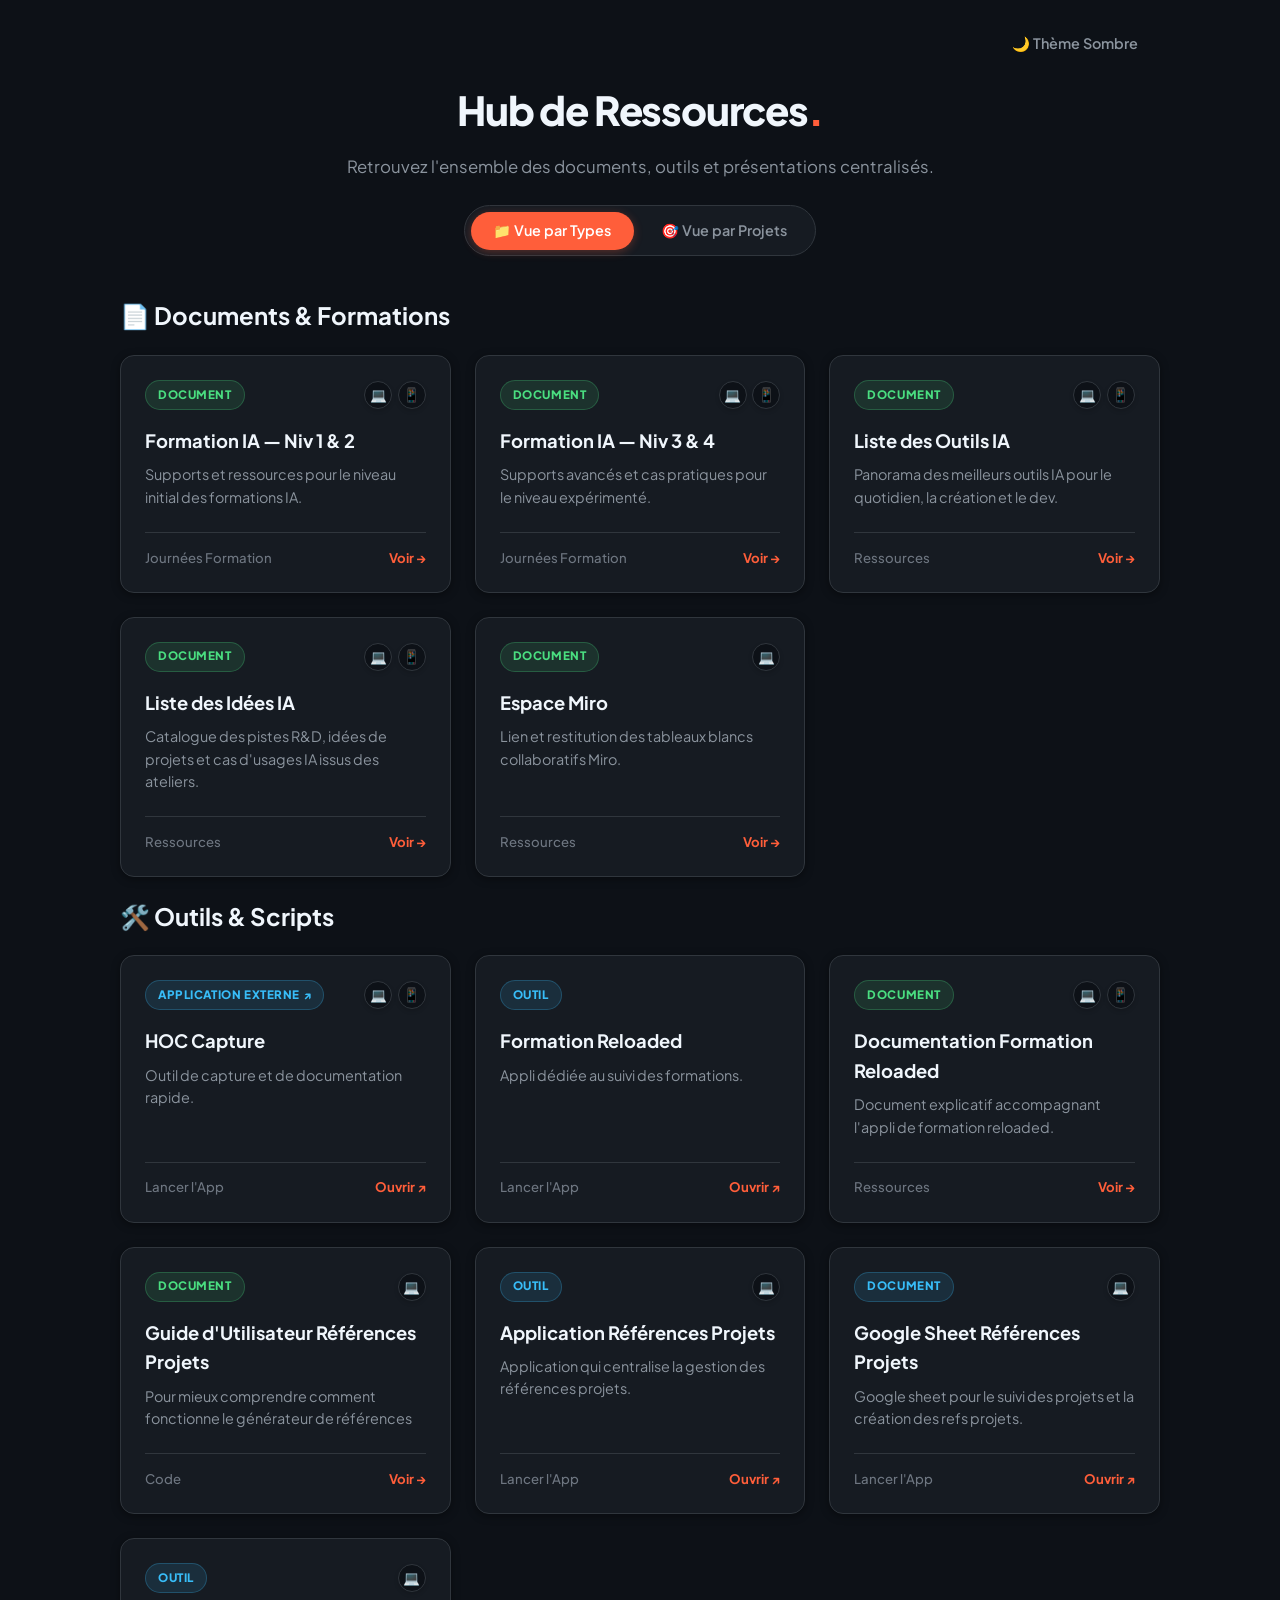
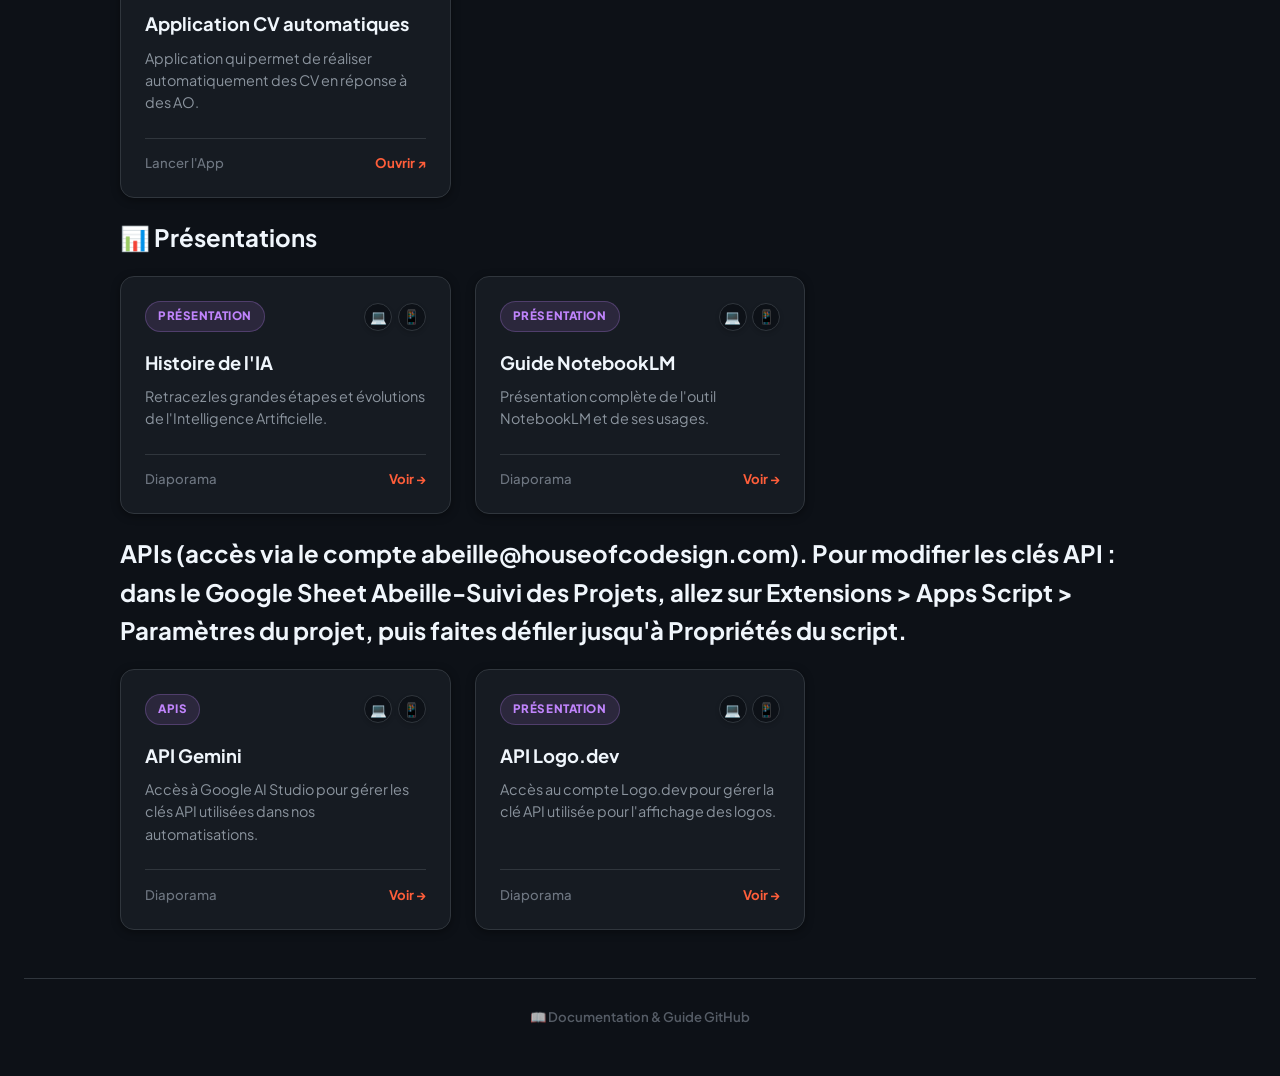
<file: index.html>
<!DOCTYPE html>
<html lang="fr">
<head>
  <meta charset="UTF-8">
  <meta name="viewport" content="width=device-width, initial-scale=1.0">
  <title>Hub de Ressources & Documents</title>
  <link rel="stylesheet" href="css/main.css">
</head>
<body>

  <div class="container">
    
    <!-- En-tête -->
    <header class="header">
      <!-- Bouton Switch de Thème (S'aligne en haut à droite) -->
      <div style="display: flex; justify-content: flex-end; margin-bottom: 1rem;">
        <button id="theme-toggle" class="switch-btn" onclick="toggleTheme()" title="Changer de thème">
          🌙 Thème Sombre
        </button>
      </div>

      <h1>Hub de Ressources</h1>
      <p>Retrouvez l'ensemble des documents, outils et présentations centralisés.</p>
      
      <!-- Boutons de basculement de Vue -->
      <div class="view-switcher">
        <button class="switch-btn active" onclick="switchView(event, 'view-types')">📁 Vue par Types</button>
        <button class="switch-btn" onclick="switchView(event, 'view-projects')">🎯 Vue par Projets</button>
      </div>
    </header>

    <main>

      <!-- ================================================================= -->
      <!-- VUE 1 : PAR TYPES DE DOCUMENTS (Documents, Outils, Présentations) -->
      <!-- ================================================================= -->
      <div id="view-types" class="view-content active">
        
        <!-- Section Documents -->
        <section class="section">
          <h2 class="section-title">📄 Documents & Formations</h2>
          <div class="grid">
            
            <a href="./documents/journees-formation/niv 1 et 2/" class="card">
              <div class="card-body">
                <div class="card-header">
                  <span class="badge badge-documents">Document</span>
                  <div class="device-indicators">
                    <span class="status-circle recommended" title="Disponible sur ordinateur">💻</span>
                    <span class="status-circle recommended" title="Disponible sur mobile">📱</span>
                  </div>
                </div>
                <h3>Formation IA — Niv 1 & 2</h3>
                <p>Supports et ressources pour le niveau initial des formations IA.</p>
              </div>
              <div class="card-footer">
                <span>Journées Formation</span>
                <span class="card-link-text">Voir &rarr;</span>
              </div>
            </a>

            <a href="./documents/journees-formation/niv 3 et 4/" class="card">
              <div class="card-body">
                <div class="card-header">
                  <span class="badge badge-documents">Document</span>
                  <div class="device-indicators">
                    <span class="status-circle recommended" title="Disponible sur ordinateur">💻</span>
                    <span class="status-circle recommended" title="Disponible sur mobile">📱</span>
                  </div>
                </div>
                <h3>Formation IA — Niv 3 & 4</h3>
                <p>Supports avancés et cas pratiques pour le niveau expérimenté.</p>
              </div>
              <div class="card-footer">
                <span>Journées Formation</span>
                <span class="card-link-text">Voir &rarr;</span>
              </div>
            </a>

            <a href="./documents/liste-outils-ia/" class="card">
              <div class="card-body">
                <div class="card-header">
                  <span class="badge badge-documents">Document</span>
                  <div class="device-indicators">
                    <span class="status-circle recommended" title="Disponible sur ordinateur">💻</span>
                    <span class="status-circle recommended" title="Disponible sur mobile">📱</span>
                  </div>
                </div>
                <h3>Liste des Outils IA</h3>
                <p>Panorama des meilleurs outils IA pour le quotidien, la création et le dev.</p>
              </div>
              <div class="card-footer">
                <span>Ressources</span>
                <span class="card-link-text">Voir &rarr;</span>
              </div>
            </a>

            <a href="./documents/liste-idees-ia/" class="card">
              <div class="card-body">
                <div class="card-header">
                  <span class="badge badge-documents">Document</span>
                  <div class="device-indicators">
                    <span class="status-circle recommended" title="Disponible sur ordinateur">💻</span>
                    <span class="status-circle recommended" title="Disponible sur mobile">📱</span>
                  </div>
                </div>
                <h3>Liste des Idées IA</h3>
                <p>Catalogue des pistes R&D, idées de projets et cas d'usages IA issus des ateliers.</p>
              </div>
              <div class="card-footer">
                <span>Ressources</span>
                <span class="card-link-text">Voir &rarr;</span>
              </div>
            </a>

            <a href="https://miro.com/app/board/uXjVHRDymLs=/?share_link_id=592314307689" class="card">
              <div class="card-body">
                <div class="card-header">
                  <span class="badge badge-documents">Document</span>
                  <div class="device-indicators">
                    <span class="status-circle recommended" title="Recommandé sur ordinateur">💻</span>
                  </div>
                </div>
                <h3>Espace Miro</h3>
                <p>Lien et restitution des tableaux blancs collaboratifs Miro.</p>
              </div>
              <div class="card-footer">
                <span>Ressources</span>
                <span class="card-link-text">Voir &rarr;</span>
              </div>
            </a>

          </div>
        </section>

        <!-- Section Outils -->
        <section class="section">
          <h2 class="section-title">🛠️ Outils & Scripts</h2>
          <div class="grid">

            <a href="https://hoc-capture-vocale.vercel.app" target="_blank" rel="noopener noreferrer" class="card">
              <div class="card-body">
                <div class="card-header">
                   <span class="badge badge-outils">Application Externe ↗</span>
                   <div class="device-indicators">
                     <span class="status-circle recommended" title="Disponible sur ordinateur">💻</span>
                     <span class="status-circle recommended" title="Disponible sur mobile">📱</span>
                   </div>
                </div>
                <h3>HOC Capture</h3>
                <p>Outil de capture et de documentation rapide.</p>
              </div>
              <div class="card-footer">
                <span>Lancer l'App</span>
                <span class="card-link-text">Ouvrir ↗</span>
              </div>
            </a>
            

            <!-- SANS INDICATEURS (Exclu : HOC Formation) -->
            <a href="https://formation.reloaded.digital/" class="card">
              <div class="card-body">
                <div class="card-header">
                  <span class="badge badge-outils">Outil</span>
                </div>
                <h3> Formation Reloaded</h3>
                <p>Appli dédiée au suivi des formations.</p>
              </div>
              <div class="card-footer">
                <span>Lancer l'App</span>
                <span class="card-link-text">Ouvrir ↗</span>
              </div>
            </a>

            <a href="./outils/formation-reloaded-doc/" class="card">
              <div class="card-body">
                <div class="card-header">
                  <span class="badge badge-documents">Document</span>
                  <div class="device-indicators">
                    <span class="status-circle recommended" title="Disponible sur ordinateur">💻</span>
                    <span class="status-circle recommended" title="Disponible sur mobile">📱</span>
                  </div>
                </div>
                <h3>Documentation Formation Reloaded</h3>
                <p>Document explicatif accompagnant l'appli de formation reloaded.</p>
              </div>
              <div class="card-footer">
                <span>Ressources</span>
                <span class="card-link-text">Voir &rarr;</span>
              </div>
            </a>


            <a href="./outils/scripts/" class="card">
              <div class="card-body">
                <div class="card-header">
                  <span class="badge badge-documents">Document</span>
                  <div class="device-indicators">
                    <span class="status-circle recommended" title="Ordi uniquement">💻</span>
                  </div>
                </div>
                <h3>Guide d'Utilisateur Références Projets</h3>
                <p>Pour mieux comprendre comment fonctionne le générateur de références</p>
              </div>
              <div class="card-footer">
                <span>Code</span>
                <span class="card-link-text">Voir &rarr;</span>
              </div>
            </a>

            <a href="https://script.google.com/a/macros/houseofcodesign.com/s/AKfycbzm820pOeTIWIq6e2nSuANKwAPjOhvamj7v8a8fhkCPpWFquRh_lvp_btbdL9TSNxwD/exec" class="card">
              <div class="card-body">
                <div class="card-header">
                  <span class="badge badge-outils">Outil</span>
                  <div class="device-indicators">
                    <span class="status-circle recommended" title="Ordi uniquement">💻</span>
                  </div>
                </div>
                <h3>Application Références Projets</h3>
                <p>Application qui centralise la gestion des références projets.</p>
              </div>
              <div class="card-footer">
                <span>Lancer l'App</span>
                <span class="card-link-text">Ouvrir ↗</span>
              </div>
            </a>

             <a href="https://docs.google.com/spreadsheets/d/17NIrXHUAnFslvmKbc9JF0HMd0eyQL7CNSgjtf23_03g/edit?gid=0#gid=0" class="card">
              <div class="card-body">
                <div class="card-header">
                  <span class="badge badge-outils">Document</span>
                  <div class="device-indicators">
                    <span class="status-circle recommended" title="Ordi uniquement">💻</span>
                  </div>
                </div>
                <h3>Google Sheet Références Projets</h3>
                <p>Google sheet pour le suivi des projets et la création des refs projets.</p>
              </div>
              <div class="card-footer">
                <span>Lancer l'App</span>
                <span class="card-link-text">Ouvrir ↗</span>
              </div>
            </a>

            <a href="https://script.google.com/a/macros/houseofcodesign.com/s/AKfycbzm820pOeTIWIq6e2nSuANKwAPjOhvamj7v8a8fhkCPpWFquRh_lvp_btbdL9TSNxwD/exec?page=cv" class="card">
              <div class="card-body">
                <div class="card-header">
                  <span class="badge badge-outils">Outil</span>
                  <div class="device-indicators">
                    <span class="status-circle recommended" title="Ordi uniquement">💻</span>
                  </div>
                </div>
                <h3>Application CV automatiques</h3>
                <p>Application qui permet de réaliser automatiquement des CV en réponse à des AO.</p>
              </div>
              <div class="card-footer">
                <span>Lancer l'App</span>
                <span class="card-link-text">Ouvrir ↗</span>
              </div>
            </a>

          </div>
        </section>

        <!-- Section Présentations -->
        <section class="section">
          <h2 class="section-title">📊 Présentations</h2>
          <div class="grid">

            <a href="./presentations/histoire-ia/" class="card">
              <div class="card-body">
                <div class="card-header">
                  <span class="badge badge-presentations">Présentation</span>
                  <div class="device-indicators">
                    <span class="status-circle recommended" title="Disponible sur ordinateur">💻</span>
                    <span class="status-circle recommended" title="Disponible sur mobile">📱</span>
                  </div>
                </div>
                <h3>Histoire de l'IA</h3>
                <p>Retracez les grandes étapes et évolutions de l'Intelligence Artificielle.</p>
              </div>
              <div class="card-footer">
                <span>Diaporama</span>
                <span class="card-link-text">Voir &rarr;</span>
              </div>
            </a>

            <a href="./presentations/notebooklm/" class="card">
              <div class="card-body">
                <div class="card-header">
                  <span class="badge badge-presentations">Présentation</span>
                  <div class="device-indicators">
                    <span class="status-circle recommended" title="Disponible sur ordinateur">💻</span>
                    <span class="status-circle recommended" title="Disponible sur mobile">📱</span>
                  </div>
                </div>
                <h3>Guide NotebookLM</h3>
                <p>Présentation complète de l'outil NotebookLM et de ses usages.</p>
              </div>
              <div class="card-footer">
                <span>Diaporama</span>
                <span class="card-link-text">Voir &rarr;</span>
              </div>
            </a>

          </div>
        </section>

         <!-- Section APIs -->
        <section class="section">
          <h2 class="section-title">APIs (accès via le compte abeille@houseofcodesign.com). Pour modifier les clés API : dans le Google Sheet Abeille-Suivi des Projets, allez sur Extensions > Apps Script > Paramètres du projet, puis faites défiler jusqu'à Propriétés du script.</h2>
          <div class="grid">

            <a href="https://aistudio.google.com/api-keys" class="card">
              <div class="card-body">
                <div class="card-header">
                  <span class="badge badge-presentations">APIs</span>
                  <div class="device-indicators">
                    <span class="status-circle recommended" title="Disponible sur ordinateur">💻</span>
                    <span class="status-circle recommended" title="Disponible sur mobile">📱</span>
                  </div>
                </div>
                <h3>API Gemini</h3>
                <p>Accès à Google AI Studio pour gérer les clés API utilisées dans nos automatisations.</p>
              </div>
              <div class="card-footer">
                <span>Diaporama</span>
                <span class="card-link-text">Voir &rarr;</span>
              </div>
            </a>

            <a href="https://www.logo.dev/dashboard/api-keys" class="card">
              <div class="card-body">
                <div class="card-header">
                  <span class="badge badge-presentations">Présentation</span>
                  <div class="device-indicators">
                    <span class="status-circle recommended" title="Disponible sur ordinateur">💻</span>
                    <span class="status-circle recommended" title="Disponible sur mobile">📱</span>
                  </div>
                </div>
                <h3>API Logo.dev</h3>
                <p>Accès au compte Logo.dev pour gérer la clé API utilisée pour l'affichage des logos.</p>
              </div>
              <div class="card-footer">
                <span>Diaporama</span>
                <span class="card-link-text">Voir &rarr;</span>
              </div>
            </a>

          </div>
        </section>

      </div>


      <!-- ================================================================= -->
      <!-- VUE 2 : PAR PROJETS (Formations IA, Outils Métier, etc.)          -->
      <!-- ================================================================= -->
      <div id="view-projects" class="view-content" style="display: none;">
        
        <!-- Projet : Formations à l'IA -->
        <section class="section">
          <h2 class="section-title">🎓 Projet : Formations à l'IA</h2>
          <p class="section-subtitle">Retrouvez tous les documents, cours et diaporamas associés aux parcours de formation IA.</p>
          
          <div class="grid">

            <a href="./documents/journees-formation/niv 1 et 2/" class="card">
              <div class="card-body">
                <div class="card-header">
                  <span class="badge badge-documents">Document</span>
                  <div class="device-indicators">
                    <span class="status-circle recommended" title="Disponible sur ordinateur">💻</span>
                    <span class="status-circle recommended" title="Disponible sur mobile">📱</span>
                  </div>
                </div>
                <h3>Formation IA — Niv 1 & 2</h3>
                <p>Supports de cours et cas d'usage pratiques pour débuter.</p>
              </div>
              <div class="card-footer">
                <span>Niveau 1 & 2</span>
                <span class="card-link-text">Voir &rarr;</span>
              </div>
            </a>

            <a href="./documents/journees-formation/niv 3 et 4/" class="card">
              <div class="card-body">
                <div class="card-header">
                  <span class="badge badge-documents">Document</span>
                  <div class="device-indicators">
                    <span class="status-circle recommended" title="Disponible sur ordinateur">💻</span>
                    <span class="status-circle recommended" title="Disponible sur mobile">📱</span>
                  </div>
                </div>
                <h3>Formation IA — Niv 3 & 4</h3>
                <p>Approfondissement et automatisation avancée.</p>
              </div>
              <div class="card-footer">
                <span>Niveau 3 & 4</span>
                <span class="card-link-text">Voir &rarr;</span>
              </div>
            </a>

            <a href="./presentations/histoire-ia/" class="card">
              <div class="card-body">
                <div class="card-header">
                  <span class="badge badge-presentations">Présentation</span>
                  <div class="device-indicators">
                    <span class="status-circle recommended" title="Disponible sur ordinateur">💻</span>
                    <span class="status-circle recommended" title="Disponible sur mobile">📱</span>
                  </div>
                </div>
                <h3>Histoire de l'IA</h3>
                <p>Introduction à la culture générale et historique de l'IA.</p>
              </div>
              <div class="card-footer">
                <span>Introduction</span>
                <span class="card-link-text">Voir &rarr;</span>
              </div>
            </a>

            <a href="./presentations/notebooklm/" class="card">
              <div class="card-body">
                <div class="card-header">
                  <span class="badge badge-presentations">Présentation</span>
                  <div class="device-indicators">
                    <span class="status-circle recommended" title="Disponible sur ordinateur">💻</span>
                    <span class="status-circle recommended" title="Disponible sur mobile">📱</span>
                  </div>
                </div>
                <h3>Guide NotebookLM</h3>
                <p>Analyse de documents et génération de résumés intelligents.</p>
              </div>
              <div class="card-footer">
                <span>Outil IA</span>
                <span class="card-link-text">Voir &rarr;</span>
              </div>
            </a>

            <a href="./documents/liste-outils-ia/" class="card">
              <div class="card-body">
                <div class="card-header">
                  <span class="badge badge-documents">Document</span>
                  <div class="device-indicators">
                    <span class="status-circle recommended" title="Disponible sur ordinateur">💻</span>
                    <span class="status-circle recommended" title="Disponible sur mobile">📱</span>
                  </div>
                </div>
                <h3>Liste des Outils IA</h3>
                <p>Panorama des meilleurs outils IA pour le quotidien, la création et le dev.</p>
              </div>
              <div class="card-footer">
                <span>Répertoire</span>
                <span class="card-link-text">Voir &rarr;</span>
              </div>
            </a>

            <a href="./documents/liste-idees-ia/" class="card">
              <div class="card-body">
                <div class="card-header">
                  <span class="badge badge-documents">Document</span>
                  <div class="device-indicators">
                    <span class="status-circle recommended" title="Disponible sur ordinateur">💻</span>
                    <span class="status-circle recommended" title="Disponible sur mobile">📱</span>
                  </div>
                </div>
                <h3>Liste des Idées IA</h3>
                <p>Catalogue des pistes R&D, idées de projets et cas d'usages IA issus des ateliers.</p>
              </div>
              <div class="card-footer">
                <span>Ressources</span>
                <span class="card-link-text">Voir &rarr;</span>
              </div>
            </a>

          </div>
        </section>

        <!-- Projet : Suite d'Outils HOC & Scripts -->
        <section class="section">
          <h2 class="section-title">⚙️ Projet : Suite HOC & Scripts Internes</h2>
          <p class="section-subtitle">Applications et utilitaires développés pour la capture et le suivi.</p>

          <div class="grid">

            <a href="https://hoc-capture-vocale.vercel.app" target="_blank" rel="noopener noreferrer" class="card">
              <div class="card-body">
                <div class="card-header">
                   <span class="badge badge-outils">Application Externe ↗</span>
                   <div class="device-indicators">
                     <span class="status-circle recommended" title="Disponible sur ordinateur">💻</span>
                     <span class="status-circle recommended" title="Disponible sur mobile">📱</span>
                   </div>
                </div>
                <h3>HOC Capture</h3>
                <p>Outil de capture et de documentation rapide.</p>
              </div>
              <div class="card-footer">
                <span>Lancer l'App</span>
                <span class="card-link-text">Ouvrir ↗</span>
              </div>
            </a>

            <!-- SANS INDICATEURS (Exclu : HOC Formation) -->
            <a href="./outils/hoc-formation/" class="card">
              <div class="card-body">
                <div class="card-header">
                  <span class="badge badge-outils">Outil</span>
                </div>
                <h3>HOC Formation</h3>
                <p>Tableau de suivi des formations HOC.</p>
              </div>
              <div class="card-footer">
                <span>Suivi</span>
                <span class="card-link-text">Voir &rarr;</span>
              </div>
            </a>

            <a href="./outils/scripts/" class="card">
              <div class="card-body">
                <div class="card-header">
                  <span class="badge badge-outils">Outil</span>
                  <div class="device-indicators">
                    <span class="status-circle recommended" title="Ordi uniquement">💻</span>
                  </div>
                </div>
                <h3>Scripts Références Projets</h3>
                <p>Scripts Google Apps Script pour centraliser les données et générer les slides.</p>
              </div>
              <div class="card-footer">
                <span>Scripts</span>
                <span class="card-link-text">Voir &rarr;</span>
              </div>
            </a>

            <a href="https://miro.com/app/board/uXjVHRDymLs=/?share_link_id=592314307689" class="card">
              <div class="card-body">
                <div class="card-header">
                  <span class="badge badge-documents">Document</span>
                  <div class="device-indicators">
                    <span class="status-circle recommended" title="Recommandé sur ordinateur">💻</span>
                  </div>
                </div>
                <h3>Espace Miro</h3>
                <p>Tableaux de cadrage et réflexion collaborative.</p>
              </div>
              <div class="card-footer">
                <span>Miro</span>
                <span class="card-link-text">Voir &rarr;</span>
              </div>
            </a>

          </div>
        </section>

      </div>

    </main>
  </div>

  <script>
    // Basculement des vues (Types vs Projets)
    function switchView(event, targetViewId) {
      const views = document.querySelectorAll('.view-content');
      views.forEach(view => view.style.display = 'none');

      const buttons = document.querySelectorAll('.view-switcher .switch-btn');
      buttons.forEach(btn => btn.classList.remove('active'));

      document.getElementById(targetViewId).style.display = 'block';
      event.currentTarget.classList.add('active');
    }

    // Gestion du Thème (Clair / Sombre)
    function toggleTheme() {
      const body = document.body;
      const themeBtn = document.getElementById('theme-toggle');
      
      body.classList.toggle('light-theme');
      
      if (body.classList.contains('light-theme')) {
        themeBtn.textContent = '☀️ Thème Clair';
        localStorage.setItem('theme', 'light');
      } else {
        themeBtn.textContent = '🌙 Thème Sombre';
        localStorage.setItem('theme', 'dark');
      }
    }

    // Application du thème mémorisé au chargement
    document.addEventListener('DOMContentLoaded', () => {
      const savedTheme = localStorage.getItem('theme');
      if (savedTheme === 'light') {
        document.body.classList.add('light-theme');
        document.getElementById('theme-toggle').textContent = '☀️ Thème Clair';
      }
    });
  </script>

</body>
  <footer style="margin-top: 3rem; padding: 1.5rem 0; text-align: center; border-top: 1px solid var(--border-color, #30363d);">
  <a href="doc.html" style="color: var(--text-muted, #8b949e); font-size: 0.825rem; font-weight: 600; text-decoration: none; opacity: 0.75; transition: all 0.2s ease;" onmouseover="this.style.opacity='1'; this.style.color='var(--primary, #ff5e3a)';" onmouseout="this.style.opacity='0.75'; this.style.color='var(--text-muted, #8b949e)';">
    📖 Documentation & Guide GitHub
  </a>
</footer>
</html>
</file>
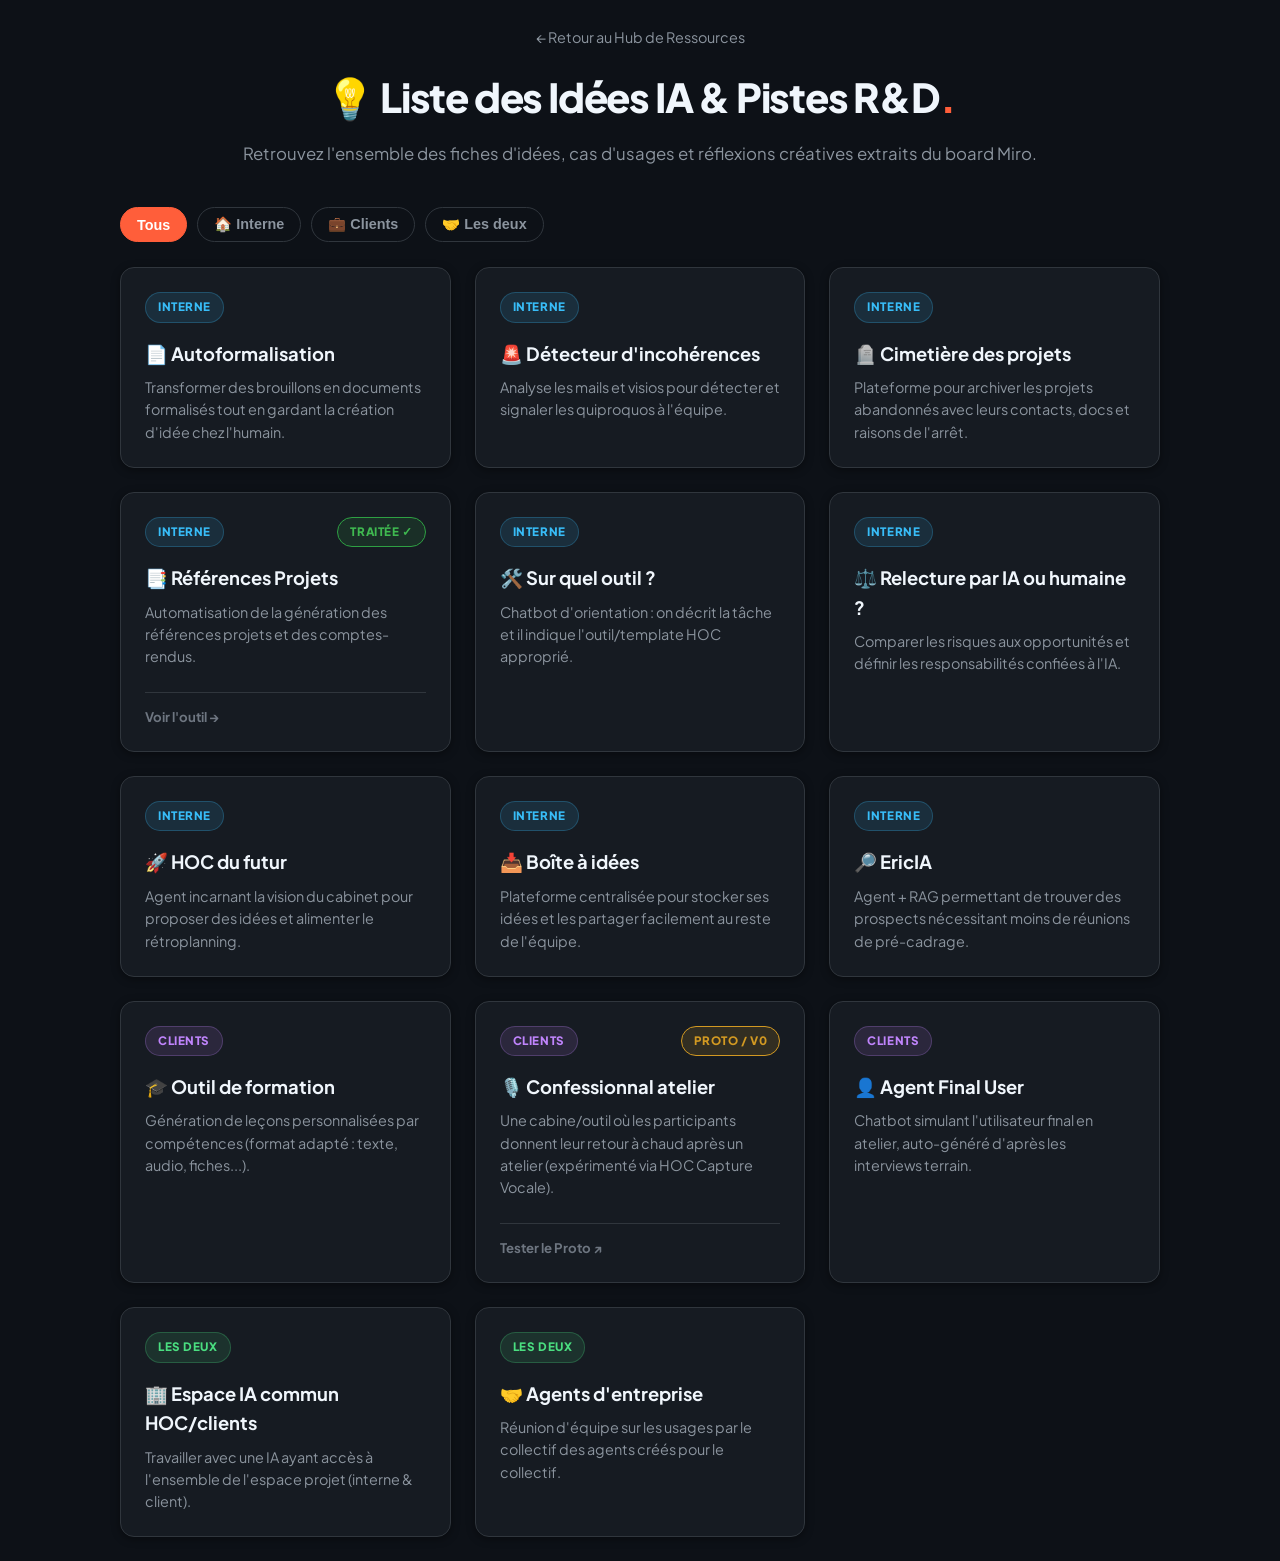
<file: documents/liste-idees-ia/index.html>
<!DOCTYPE html>
<html lang="fr">
<head>
  <meta charset="UTF-8">
  <meta name="viewport" content="width=device-width, initial-scale=1.0">
  <title>Liste des Idées IA & Pistes R&D</title>
  <link rel="stylesheet" href="../../css/main.css">
  <style>
    /* Styles spécifiques pour la barre de filtres */
    .filter-bar {
      display: flex;
      gap: 10px;
      margin-bottom: 25px;
      flex-wrap: wrap;
    }

    .filter-btn {
      background: transparent;
      border: 1px solid var(--border-color, #30363d);
      color: #8b949e;
      padding: 8px 16px;
      border-radius: 9999px;
      font-size: 0.9rem;
      font-weight: 600;
      cursor: pointer;
      transition: all 0.2s ease;
    }

    .filter-btn:hover {
      color: #f0f6fc;
      border-color: #ff5e3a;
    }

    .filter-btn.active {
      background-color: #ff5e3a;
      color: #ffffff;
      border-color: #ff5e3a;
    }

    /* Badges de statut */
    .badge-status-done {
      background-color: rgba(46, 160, 67, 0.15);
      color: #3fb950;
      border: 1px solid #2ea043;
    }

    .badge-status-proto {
      background-color: rgba(210, 153, 34, 0.15);
      color: #d29922;
      border: 1px solid #d29922;
    }
  </style>
  <!-- Auto-Theme Script -->
  <script>
    if (localStorage.getItem('theme') === 'light') {
      document.documentElement.classList.add('light-theme');
    }
  </script>
</head>
<body>

  <div class="container">
    
    <!-- En-tête -->
    <header class="header">
      <div style="margin-bottom: 15px;">
        <a href="../../index.html" style="color: #8b949e; text-decoration: none; font-size: 0.9rem;">← Retour au Hub de Ressources</a>
      </div>
      <h1>💡 Liste des Idées IA & Pistes R&D</h1>
      <p>Retrouvez l'ensemble des fiches d'idées, cas d'usages et réflexions créatives extraits du board Miro.</p>
    </header>

    <main>
      <section class="section">
        
        <!-- BARRE DE FILTRES -->
        <div class="filter-bar">
          <button class="filter-btn active" onclick="filterCategory(event, 'all')">Tous</button>
          <button class="filter-btn" onclick="filterCategory(event, 'interne')">🏠 Interne</button>
          <button class="filter-btn" onclick="filterCategory(event, 'clients')">💼 Clients</button>
          <button class="filter-btn" onclick="filterCategory(event, 'les-deux')">🤝 Les deux</button>
        </div>

        <!-- GRILLE DE CARTES -->
        <div class="grid" id="ideas-grid">

          <!-- ========================================== -->
          <!-- 1. INTERNE                                 -->
          <!-- ========================================== -->
          <div class="card" data-category="interne">
            <div class="card-body">
              <div class="card-header"><span class="badge badge-outils">Interne</span></div>
              <h3>📄 Autoformalisation</h3>
              <p>Transformer des brouillons en documents formalisés tout en gardant la création d'idée chez l'humain.</p>
            </div>
          </div>

          <div class="card" data-category="interne">
            <div class="card-body">
              <div class="card-header"><span class="badge badge-outils">Interne</span></div>
              <h3>🚨 Détecteur d'incohérences</h3>
              <p>Analyse les mails et visios pour détecter et signaler les quiproquos à l'équipe.</p>
            </div>
          </div>

          <div class="card" data-category="interne">
            <div class="card-body">
              <div class="card-header"><span class="badge badge-outils">Interne</span></div>
              <h3>🪦 Cimetière des projets</h3>
              <p>Plateforme pour archiver les projets abandonnés avec leurs contacts, docs et raisons de l'arrêt.</p>
            </div>
          </div>

          <!-- CARTE TRAITÉE -->
          <div class="card" data-category="interne">
            <div class="card-body">
              <div class="card-header">
                <span class="badge badge-outils">Interne</span>
                <span class="badge badge-status-done">Traitée ✓</span>
              </div>
              <h3>📑 Références Projets</h3>
              <p>Automatisation de la génération des références projets et des comptes-rendus.</p>
            </div>
            <div class="card-footer">
              <a href="../../outils/scripts/" class="card-link-text" style="color: inherit; text-decoration: none;">Voir l'outil &rarr;</a>
            </div>
          </div>

          <div class="card" data-category="interne">
            <div class="card-body">
              <div class="card-header"><span class="badge badge-outils">Interne</span></div>
              <h3>🛠️ Sur quel outil ?</h3>
              <p>Chatbot d'orientation : on décrit la tâche et il indique l'outil/template HOC approprié.</p>
            </div>
          </div>

          <div class="card" data-category="interne">
            <div class="card-body">
              <div class="card-header"><span class="badge badge-outils">Interne</span></div>
              <h3>⚖️ Relecture par IA ou humaine ?</h3>
              <p>Comparer les risques aux opportunités et définir les responsabilités confiées à l'IA.</p>
            </div>
          </div>

          <div class="card" data-category="interne">
            <div class="card-body">
              <div class="card-header"><span class="badge badge-outils">Interne</span></div>
              <h3>🚀 HOC du futur</h3>
              <p>Agent incarnant la vision du cabinet pour proposer des idées et alimenter le rétroplanning.</p>
            </div>
          </div>

          <div class="card" data-category="interne">
            <div class="card-body">
              <div class="card-header"><span class="badge badge-outils">Interne</span></div>
              <h3>📥 Boîte à idées</h3>
              <p>Plateforme centralisée pour stocker ses idées et les partager facilement au reste de l'équipe.</p>
            </div>
          </div>

          <div class="card" data-category="interne">
            <div class="card-body">
              <div class="card-header"><span class="badge badge-outils">Interne</span></div>
              <h3>🔎 EricIA</h3>
              <p>Agent + RAG permettant de trouver des prospects nécessitant moins de réunions de pré-cadrage.</p>
            </div>
          </div>

          <!-- ========================================== -->
          <!-- 2. CLIENTS                                 -->
          <!-- ========================================== -->
          <div class="card" data-category="clients">
            <div class="card-body">
              <div class="card-header"><span class="badge badge-presentations">Clients</span></div>
              <h3>🎓 Outil de formation</h3>
              <p>Génération de leçons personnalisées par compétences (format adapté : texte, audio, fiches...).</p>
            </div>
          </div>

          <!-- CARTE CONFESSIONNAL ATELIER (LINK PROTO HOC CAPTURE) -->
          <div class="card" data-category="clients">
            <div class="card-body">
              <div class="card-header">
                <span class="badge badge-presentations">Clients</span>
                <span class="badge badge-status-proto">Proto / V0</span>
              </div>
              <h3>🎙️ Confessionnal atelier</h3>
              <p>Une cabine/outil où les participants donnent leur retour à chaud après un atelier (expérimenté via HOC Capture Vocale).</p>
            </div>
            <div class="card-footer">
              <a href="https://hoc-capture-vocale.vercel.app" target="_blank" rel="noopener noreferrer" class="card-link-text" style="color: inherit; text-decoration: none;">Tester le Proto ↗</a>
            </div>
          </div>

          <div class="card" data-category="clients">
            <div class="card-body">
              <div class="card-header"><span class="badge badge-presentations">Clients</span></div>
              <h3>👤 Agent Final User</h3>
              <p>Chatbot simulant l'utilisateur final en atelier, auto-généré d'après les interviews terrain.</p>
            </div>
          </div>

          <!-- ========================================== -->
          <!-- 3. LES DEUX                                -->
          <!-- ========================================== -->
          <div class="card" data-category="les-deux">
            <div class="card-body">
              <div class="card-header"><span class="badge badge-documents">Les deux</span></div>
              <h3>🏢 Espace IA commun HOC/clients</h3>
              <p>Travailler avec une IA ayant accès à l'ensemble de l'espace projet (interne & client).</p>
            </div>
          </div>

          <div class="card" data-category="les-deux">
            <div class="card-body">
              <div class="card-header"><span class="badge badge-documents">Les deux</span></div>
              <h3>🤝 Agents d'entreprise</h3>
              <p>Réunion d'équipe sur les usages par le collectif des agents créés pour le collectif.</p>
            </div>
          </div>

        </div>
      </section>
    </main>

  </div>

  <!-- SCRIPT DE FILTRAGE -->
  <script>
    function filterCategory(event, category) {
      // 1. Mettre à jour l'état actif des boutons
      const buttons = document.querySelectorAll('.filter-btn');
      buttons.forEach(btn => btn.classList.remove('active'));
      event.currentTarget.classList.add('active');

      // 2. Filtrer les cartes
      const cards = document.querySelectorAll('#ideas-grid .card');
      cards.forEach(card => {
        if (category === 'all' || card.getAttribute('data-category') === category) {
          card.style.display = 'flex';
        } else {
          card.style.display = 'none';
        }
      });
    }
  </script>

</body>
</html>
</file>
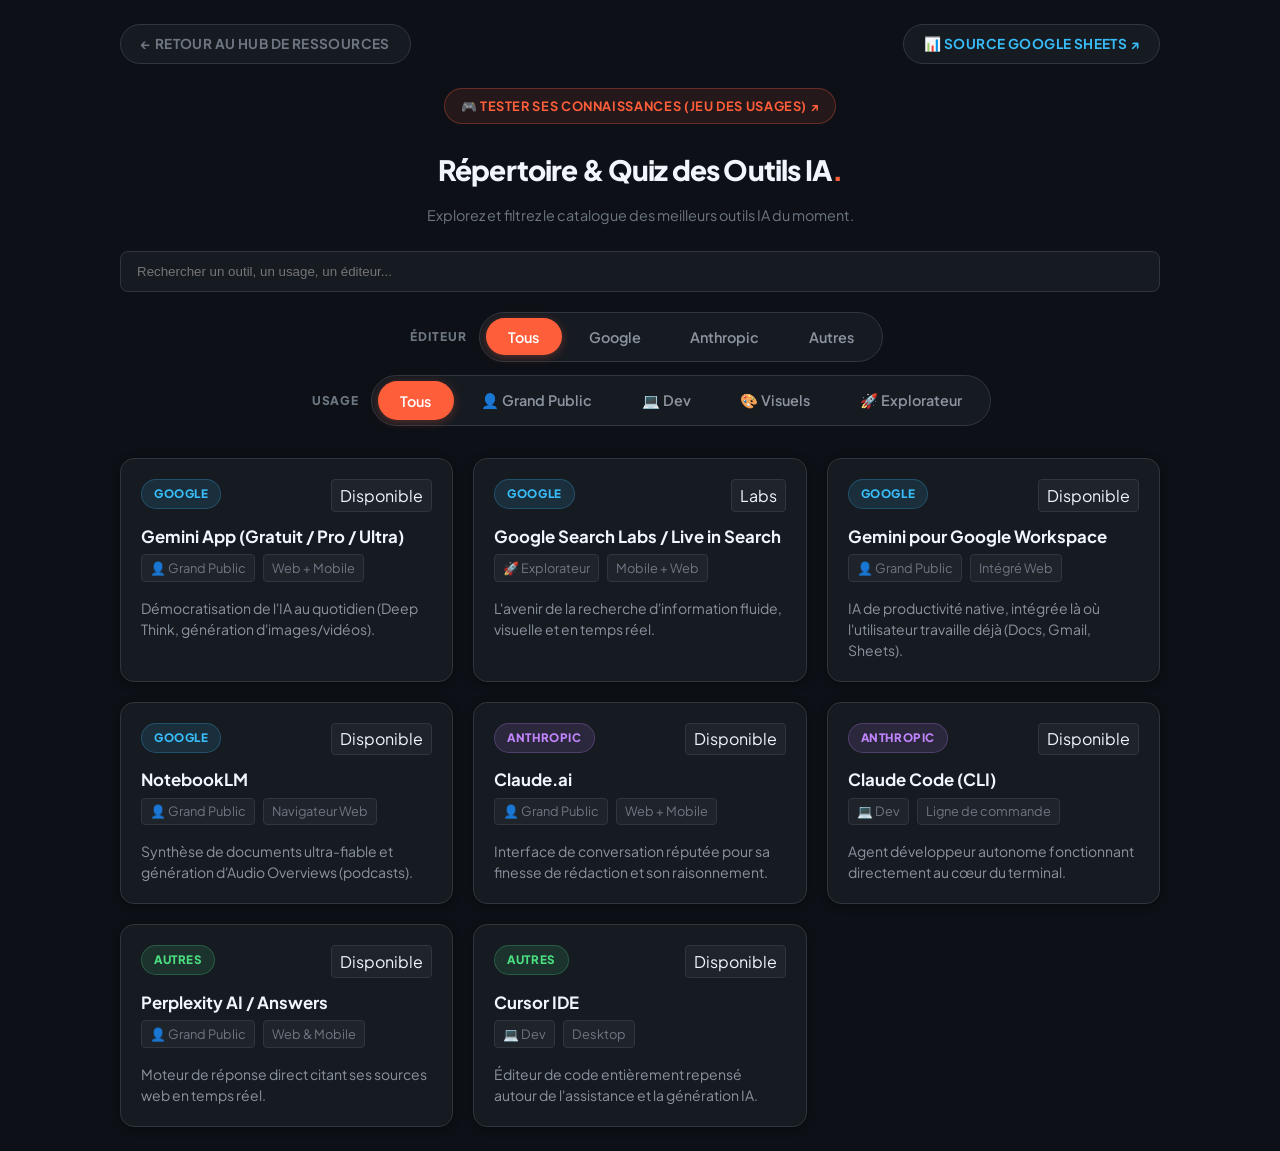
<file: documents/liste-outils-ia/index.html>
<!DOCTYPE html>
<html lang="fr">
<head>
  <meta charset="UTF-8">
  <meta name="viewport" content="width=device-width, initial-scale=1.0">
  <title>Répertoire & Quiz des Outils IA — HOC</title>
  
  <!-- Typographie & CSS Central HOC -->
  <link rel="preconnect" href="https://fonts.googleapis.com">
  <link rel="preconnect" href="https://fonts.gstatic.com" crossorigin>
  <link href="https://fonts.googleapis.com/css2?family=Plus+Jakarta+Sans:wght@400;500;600;700;800&display=swap" rel="stylesheet">
  <link rel="stylesheet" href="../../css/main.css">

  <style>
    /* Reset & Touch interactions */
    button, .quiz-card, .switch-btn, .back-link, .source-link {
      touch-action: manipulation;
    }

    /* Navigation HOC */
    .header-nav {
      display: flex;
      justify-content: space-between;
      align-items: center;
      margin-bottom: 1.5rem;
      flex-wrap: wrap;
      gap: 0.75rem;
    }

    .back-link, .source-link {
      display: inline-flex;
      align-items: center;
      gap: 0.5rem;
      color: var(--text-muted, #94a3b8);
      text-decoration: none;
      font-size: 0.85rem;
      font-weight: 700;
      letter-spacing: 0.03em;
      background-color: var(--card-bg, #161b22);
      padding: 0.52rem 1.25rem;
      border-radius: var(--radius-pill, 50px);
      border: 1px solid var(--border-color, rgba(255, 255, 255, 0.08));
      transition: var(--transition, all 0.2s ease);
      cursor: pointer;
    }

    .back-link:hover, .source-link:hover {
      background-color: var(--card-bg-hover, #1f242d);
      color: var(--text-primary, #ffffff);
      border-color: rgba(255, 255, 255, 0.2);
    }

    .source-link { color: #38bdf8; }
    .source-link:hover { border-color: #38bdf8; }

    /* Badge interactif vers le jeu */
    .header-badge-link {
      display: inline-flex;
      align-items: center;
      gap: 0.6rem;
      background: rgba(255, 94, 58, 0.1);
      border: 1px solid rgba(255, 94, 58, 0.3);
      padding: 0.4rem 1rem;
      border-radius: var(--radius-pill, 50px);
      color: var(--primary, #FF5E3A);
      font-size: 0.8rem;
      font-weight: 700;
      letter-spacing: 0.05em;
      text-transform: uppercase;
      text-decoration: none;
      transition: var(--transition, all 0.2s ease);
      margin-bottom: 1rem;
      cursor: pointer;
    }

    .header-badge-link:hover {
      background: rgba(255, 94, 58, 0.2);
      border-color: var(--primary, #FF5E3A);
      color: #fff;
    }

    /* Section des filtres épurée */
    .filters-wrapper {
      display: flex;
      flex-direction: column;
      gap: 0.8rem;
      margin-bottom: 2rem;
      align-items: center;
    }

    .filter-row {
      display: flex;
      align-items: center;
      gap: 0.75rem;
      flex-wrap: wrap;
      justify-content: center;
      width: 100%;
    }

    .filter-label {
      font-size: 0.75rem;
      font-weight: 800;
      text-transform: uppercase;
      letter-spacing: 0.08em;
      color: var(--text-muted, #94a3b8);
      min-width: 70px;
      text-align: right;
    }

    /* Grille de cartes */
    .tools-grid {
      display: grid;
      grid-template-columns: repeat(auto-fill, minmax(280px, 1fr));
      gap: 1.25rem;
    }

    .tool-card {
      background: var(--card-bg, #161b22);
      border: 1px solid var(--border-color, rgba(255, 255, 255, 0.08));
      border-radius: var(--radius-lg, 16px);
      padding: 1.25rem;
      display: flex;
      flex-direction: column;
      justify-content: space-between;
      transition: var(--transition, all 0.2s ease);
      box-shadow: var(--shadow-sm, 0 4px 6px -1px rgba(0, 0, 0, 0.3));
    }

    .tool-card:hover {
      background-color: var(--card-bg-hover, #1f242d);
      border-color: var(--primary, #FF5E3A);
    }

    .tool-card-header {
      display: flex;
      justify-content: space-between;
      align-items: flex-start;
      margin-bottom: 0.75rem;
      gap: 0.5rem;
    }

    .tool-card-title {
      font-size: 1.05rem;
      font-weight: 700;
      color: var(--text-primary, #ffffff);
      margin-bottom: 0.25rem;
    }

    .tool-card-meta {
      font-size: 0.8rem;
      color: var(--text-muted, #94a3b8);
      margin-bottom: 1rem;
      display: flex;
      gap: 0.5rem;
      flex-wrap: wrap;
    }

    .meta-item {
      background: rgba(255, 255, 255, 0.04);
      padding: 0.15rem 0.5rem;
      border-radius: 4px;
      border: 1px solid var(--border-color, rgba(255, 255, 255, 0.08));
    }

    .tool-card-body {
      font-size: 0.875rem;
      color: var(--text-secondary, #cbd5e1);
      line-height: 1.5;
      flex-grow: 1;
    }

    /* Styles Quiz */
    .quiz-container {
      max-width: 900px;
      margin: 0 auto;
      background-color: var(--card-bg, #161b22);
      border: 1px solid var(--border-color, rgba(255, 255, 255, 0.08));
      border-radius: var(--radius-lg, 16px);
      padding: 1.5rem;
      box-shadow: var(--shadow-sm, 0 4px 6px -1px rgba(0, 0, 0, 0.3));
    }

    .quiz-header {
      text-align: center;
      margin-bottom: 1.5rem;
    }

    .quiz-header h2 {
      font-size: 1.4rem;
      font-weight: 800;
      color: var(--text-primary, #ffffff);
      margin-bottom: 0.5rem;
    }

    .quiz-grid {
      display: grid;
      grid-template-columns: 1fr 1fr;
      gap: 1.25rem;
      margin-bottom: 1.5rem;
    }

    .quiz-column h3 {
      font-size: 0.85rem;
      color: var(--primary, #FF5E3A);
      margin-bottom: 0.75rem;
      text-align: center;
      text-transform: uppercase;
      letter-spacing: 0.08em;
      font-weight: 700;
    }

    .quiz-card {
      background-color: var(--bg-color, #0d1117);
      border: 1px solid var(--border-color, rgba(255, 255, 255, 0.08));
      padding: 0.85rem;
      border-radius: 10px;
      margin-bottom: 0.65rem;
      cursor: pointer;
      transition: var(--transition, all 0.2s ease);
      user-select: none;
      font-size: 0.875rem;
      color: var(--text-primary, #ffffff);
      min-height: 48px;
      display: flex;
      align-items: center;
    }

    .quiz-card:active {
      transform: scale(0.98);
    }

    .quiz-card.selected {
      border-color: var(--primary, #FF5E3A);
      background-color: rgba(255, 94, 58, 0.15);
      box-shadow: 0 0 12px rgba(255, 94, 58, 0.25);
    }

    .quiz-card.matched {
      border-color: #22c55e;
      background-color: rgba(34, 197, 94, 0.1);
      cursor: default;
      opacity: 0.6;
      pointer-events: none;
    }

    .quiz-actions {
      display: flex;
      justify-content: center;
      gap: 1rem;
    }

    .btn-hoc {
      background: var(--primary, #FF5E3A);
      color: #ffffff;
      border: none;
      padding: 0.75rem 1.5rem;
      font-size: 0.9rem;
      font-weight: 700;
      border-radius: var(--radius-pill, 50px);
      cursor: pointer;
      transition: var(--transition, all 0.2s ease);
      box-shadow: 0 4px 15px rgba(255, 94, 58, 0.3);
    }

    .btn-hoc:hover { background: #e04e2b; }

    .score-board {
      text-align: center;
      font-size: 1rem;
      font-weight: 700;
      margin-top: 1.25rem;
      color: #22c55e;
    }

    .tab-content { display: none; }
    .tab-content.active { display: block; }

    /* OPTIMISATIONS RESPONSIVE / MOBILE (Skins & Ergonomie) */
    @media (max-width: 768px) {
      body {
        padding: 0.75rem;
      }

      .header-nav {
        flex-direction: column;
        align-items: stretch;
      }

      .back-link, .source-link {
        justify-content: center;
        width: 100%;
        box-sizing: border-box;
      }

      .filter-row {
        flex-direction: column;
        align-items: stretch;
      }

      .filter-label {
        text-align: center;
        min-width: auto;
      }

      .view-switcher {
        display: flex;
        overflow-x: auto;
        padding-bottom: 0.25rem;
        width: 100%;
        justify-content: flex-start;
      }

      .quiz-container {
        padding: 1rem;
      }

      /* Quiz sur Mobile : Garder le côte à côte compact */
      .quiz-grid {
        grid-template-columns: 1fr 1fr;
        gap: 0.5rem;
      }

      .quiz-card {
        font-size: 0.775rem;
        padding: 0.6rem;
        min-height: 60px;
      }
    }
  </style>
  <!-- Auto-Theme Script -->
  <script>
    if (localStorage.getItem('theme') === 'light') {
      document.documentElement.classList.add('light-theme');
    }
  </script>
</head>
<body>

  <div class="container">
    
    <!-- En-tête Navigation -->
    <div class="header-nav">
      <a href="../../index.html" class="back-link">← RETOUR AU HUB DE RESSOURCES</a>
      <a href="https://docs.google.com/spreadsheets/d/1cw2ejZStqj2J9huPTcTWknsLZyrAURpbvuDRGHsw950/edit?gid=0#gid=0" target="_blank" rel="noopener noreferrer" class="source-link">
        📊 SOURCE GOOGLE SHEETS ↗
      </a>
    </div>

    <!-- Header Principal -->
    <header style="text-align: center; margin-bottom: 1.5rem;">
      <a href="javascript:void(0)" class="header-badge-link" onclick="switchView('quiz')" id="topGameLink">
        🎮 Tester ses connaissances (Jeu des usages) ↗
      </a>
      <h1 style="font-size: 1.75rem; margin-top: 0.5rem;">Répertoire & Quiz des Outils IA</h1>
      <p id="headerSubtitle" style="color: var(--text-muted, #94a3b8); font-size: 0.9rem;">Explorez et filtrez le catalogue des meilleurs outils IA du moment.</p>
    </header>

    <!-- ================= VUE 1 : CATALOGUE ================= -->
    <div id="view-catalogue" class="tab-content active">
      
      <!-- Barre de recherche -->
      <div class="controls-bar" style="margin-bottom: 1.2rem;">
        <div class="search-box">
          <input type="text" id="searchInput" onkeyup="filterData()" placeholder="Rechercher un outil, un usage, un éditeur..." style="width: 100%; padding: 0.75rem 1rem; border-radius: 8px; border: 1px solid var(--border-color); background: var(--card-bg); color: #fff;">
        </div>
      </div>

      <!-- Bloc Filtres Harmonisés -->
      <div class="filters-wrapper">
        <div class="filter-row">
          <span class="filter-label">Éditeur</span>
          <div class="view-switcher" id="editorFilters">
            <button class="switch-btn active" onclick="filterEditor('ALL')">Tous</button>
            <button class="switch-btn" onclick="filterEditor('Google')">Google</button>
            <button class="switch-btn" onclick="filterEditor('Anthropic')">Anthropic</button>
            <button class="switch-btn" onclick="filterEditor('Autres')">Autres</button>
          </div>
        </div>

        <div class="filter-row">
          <span class="filter-label">Usage</span>
          <div class="view-switcher" id="audienceFilters">
            <button class="switch-btn active" onclick="filterAudience('ALL')">Tous</button>
            <button class="switch-btn" onclick="filterAudience('grand-public')">👤 Grand Public</button>
            <button class="switch-btn" onclick="filterAudience('dev')">💻 Dev</button>
            <button class="switch-btn" onclick="filterAudience('visuels')">🎨 Visuels</button>
            <button class="switch-btn" onclick="filterAudience('explorateur')">🚀 Explorateur</button>
          </div>
        </div>
      </div>

      <!-- Grille de Cartes pour les Outils -->
      <div class="tools-grid" id="toolsGrid">
        <!-- GOOGLE -->
        <div class="tool-card" data-editor="Google" data-audience="grand-public" data-search="gemini app google grand public web app mobile">
          <div>
            <div class="tool-card-header">
              <span class="badge badge-outils">Google</span>
              <span class="meta-item">Disponible</span>
            </div>
            <div class="tool-card-title">Gemini App (Gratuit / Pro / Ultra)</div>
            <div class="tool-card-meta">
              <span class="meta-item">👤 Grand Public</span>
              <span class="meta-item">Web + Mobile</span>
            </div>
          </div>
          <div class="tool-card-body">Démocratisation de l'IA au quotidien (Deep Think, génération d'images/vidéos).</div>
        </div>

        <div class="tool-card" data-editor="Google" data-audience="explorateur" data-search="google search labs live in search recherche web mobile">
          <div>
            <div class="tool-card-header">
              <span class="badge badge-outils">Google</span>
              <span class="meta-item">Labs</span>
            </div>
            <div class="tool-card-title">Google Search Labs / Live in Search</div>
            <div class="tool-card-meta">
              <span class="meta-item">🚀 Explorateur</span>
              <span class="meta-item">Mobile + Web</span>
            </div>
          </div>
          <div class="tool-card-body">L'avenir de la recherche d'information fluide, visuelle et en temps réel.</div>
        </div>

        <div class="tool-card" data-editor="Google" data-audience="grand-public" data-search="gemini workspace docs gmail sheets productivité pme">
          <div>
            <div class="tool-card-header">
              <span class="badge badge-outils">Google</span>
              <span class="meta-item">Disponible</span>
            </div>
            <div class="tool-card-title">Gemini pour Google Workspace</div>
            <div class="tool-card-meta">
              <span class="meta-item">👤 Grand Public</span>
              <span class="meta-item">Intégré Web</span>
            </div>
          </div>
          <div class="tool-card-body">IA de productivité native, intégrée là où l'utilisateur travaille déjà (Docs, Gmail, Sheets).</div>
        </div>

        <div class="tool-card" data-editor="Google" data-audience="grand-public" data-search="notebooklm recherche synthèse audio overviews podcasts web">
          <div>
            <div class="tool-card-header">
              <span class="badge badge-outils">Google</span>
              <span class="meta-item">Disponible</span>
            </div>
            <div class="tool-card-title">NotebookLM</div>
            <div class="tool-card-meta">
              <span class="meta-item">👤 Grand Public</span>
              <span class="meta-item">Navigateur Web</span>
            </div>
          </div>
          <div class="tool-card-body">Synthèse de documents ultra-fiable et génération d'Audio Overviews (podcasts).</div>
        </div>

        <!-- ANTHROPIC -->
        <div class="tool-card" data-editor="Anthropic" data-audience="grand-public" data-search="claude.ai anthropic grand public rédaction raisonnement web app">
          <div>
            <div class="tool-card-header">
              <span class="badge badge-presentations">Anthropic</span>
              <span class="meta-item">Disponible</span>
            </div>
            <div class="tool-card-title">Claude.ai</div>
            <div class="tool-card-meta">
              <span class="meta-item">👤 Grand Public</span>
              <span class="meta-item">Web + Mobile</span>
            </div>
          </div>
          <div class="tool-card-body">Interface de conversation réputée pour sa finesse de rédaction et son raisonnement.</div>
        </div>

        <div class="tool-card" data-editor="Anthropic" data-audience="dev" data-search="claude code cli développeurs ligne de commande terminal agent">
          <div>
            <div class="tool-card-header">
              <span class="badge badge-presentations">Anthropic</span>
              <span class="meta-item">Disponible</span>
            </div>
            <div class="tool-card-title">Claude Code (CLI)</div>
            <div class="tool-card-meta">
              <span class="meta-item">💻 Dev</span>
              <span class="meta-item">Ligne de commande</span>
            </div>
          </div>
          <div class="tool-card-body">Agent développeur autonome fonctionnant directement au cœur du terminal.</div>
        </div>

        <!-- AUTRES -->
        <div class="tool-card" data-editor="Autres" data-audience="grand-public" data-search="perplexity ai answers moteur recherche réponse direct sources web">
          <div>
            <div class="tool-card-header">
              <span class="badge badge-documents">Autres</span>
              <span class="meta-item">Disponible</span>
            </div>
            <div class="tool-card-title">Perplexity AI / Answers</div>
            <div class="tool-card-meta">
              <span class="meta-item">👤 Grand Public</span>
              <span class="meta-item">Web & Mobile</span>
            </div>
          </div>
          <div class="tool-card-body">Moteur de réponse direct citant ses sources web en temps réel.</div>
        </div>

        <div class="tool-card" data-editor="Autres" data-audience="dev" data-search="cursor ide éditeur code assistance génération ia vs code">
          <div>
            <div class="tool-card-header">
              <span class="badge badge-documents">Autres</span>
              <span class="meta-item">Disponible</span>
            </div>
            <div class="tool-card-title">Cursor IDE</div>
            <div class="tool-card-meta">
              <span class="meta-item">💻 Dev</span>
              <span class="meta-item">Desktop</span>
            </div>
          </div>
          <div class="tool-card-body">Éditeur de code entièrement repensé autour de l'assistance et la génération IA.</div>
        </div>
      </div>

      <div class="empty-state" id="emptyState" style="display: none; text-align: center; padding: 3rem; color: var(--text-muted);">
        Aucun outil ne correspond à votre recherche.
      </div>
    </div>

    <!-- ================= VUE 2 : QUIZ ================= -->
    <div id="view-quiz" class="tab-content">
      <div class="quiz-container">
        <div class="quiz-header">
          <h2>🎯 Associez l'Outil à son Usage</h2>
          <p style="color: var(--text-secondary); font-size: 0.85rem;">Cliquez sur un outil à gauche, puis sur son usage à droite.</p>
        </div>

        <div class="quiz-grid">
          <div class="quiz-column" id="toolsColumn">
            <h3>Outils</h3>
          </div>
          <div class="quiz-column" id="usagesColumn">
            <h3>Usages</h3>
          </div>
        </div>

        <div class="quiz-actions">
          <button class="btn-hoc" onclick="generateNewQuiz()">🎲 Nouveau Tirage</button>
        </div>

        <div class="score-board" id="quizScore">
          Correspondances trouvées : 0 / 5
        </div>
      </div>
    </div>

  </div>

  <script>
    function switchView(viewName) {
      const catView = document.getElementById('view-catalogue');
      const quizView = document.getElementById('view-quiz');
      const topBtn = document.getElementById('topGameLink');
      const subtitle = document.getElementById('headerSubtitle');

      if (viewName === 'quiz') {
        catView.classList.remove('active');
        quizView.classList.add('active');
        topBtn.innerHTML = '📋 ← Retour au Catalogue';
        topBtn.setAttribute('onclick', "switchView('catalogue')");
        subtitle.innerText = "Associez chaque outil IA à sa fonctionnalité clé.";
        if (quizData.length === 0) generateNewQuiz();
      } else {
        quizView.classList.remove('active');
        catView.classList.add('active');
        topBtn.innerHTML = '🎮 Tester ses connaissances (Jeu) ↗';
        topBtn.setAttribute('onclick', "switchView('quiz')");
        subtitle.innerText = "Explorez et filtrez le catalogue des meilleurs outils IA du moment.";
      }
    }

    let currentEditor = 'ALL';
    let currentAudience = 'ALL';

    function filterEditor(editor) {
      currentEditor = editor;
      document.querySelectorAll('#editorFilters .switch-btn').forEach(btn => {
        btn.classList.toggle('active', btn.innerText.includes(editor) || (editor === 'ALL' && btn.innerText === 'Tous'));
      });
      filterData();
    }

    function filterAudience(audience) {
      currentAudience = audience;
      document.querySelectorAll('#audienceFilters .switch-btn').forEach(btn => {
        const btnAudience = btn.getAttribute('onclick').match(/'([^']+)'/)[1];
        btn.classList.toggle('active', btnAudience === audience);
      });
      filterData();
    }

    function filterData() {
      const input = document.getElementById('searchInput').value.toLowerCase();
      const cards = document.querySelectorAll('.tool-card');
      let visibleCount = 0;

      cards.forEach(card => {
        const searchText = (card.dataset.search + ' ' + card.innerText).toLowerCase();
        const cardEditor = card.dataset.editor;
        const cardAudience = card.dataset.audience;

        const matchesSearch = searchText.includes(input);
        const matchesEditor = (currentEditor === 'ALL') || (cardEditor === currentEditor);
        const matchesAudience = (currentAudience === 'ALL') || (cardAudience === currentAudience);

        if (matchesSearch && matchesEditor && matchesAudience) {
          card.style.display = 'flex';
          visibleCount++;
        } else {
          card.style.display = 'none';
        }
      });

      document.getElementById('emptyState').style.display = (visibleCount === 0) ? 'block' : 'none';
    }

    const allQuizItems = [
      { tool: "NotebookLM", usage: "Synthèse de documents & podcasts audio." },
      { tool: "Claude Code (CLI)", usage: "Agent autonome dans le terminal dev." },
      { tool: "Google AI Studio", usage: "Atelier web pour tester les API & prompts." },
      { tool: "Gemini Workspace", usage: "IA intégrée à Gmail, Docs et Sheets." },
      { tool: "Perplexity AI", usage: "Moteur de recherche citant ses sources." },
      { tool: "Cursor IDE", usage: "Éditeur de code optimisé par l'IA." }
    ];

    let quizData = [];
    let selectedTool = null;
    let selectedUsage = null;
    let matchesCount = 0;
    let isProcessing = false; // Anti-spam click

    function generateNewQuiz() {
      const shuffled = [...allQuizItems].sort(() => 0.5 - Math.random());
      quizData = shuffled.slice(0, 5);
      
      matchesCount = 0;
      selectedTool = null;
      selectedUsage = null;
      isProcessing = false;
      updateScore();

      const toolsCol = document.getElementById('toolsColumn');
      const usagesCol = document.getElementById('usagesColumn');

      toolsCol.innerHTML = '<h3>Outils</h3>';
      usagesCol.innerHTML = '<h3>Usages</h3>';

      const shuffledUsages = [...quizData].sort(() => 0.5 - Math.random());

      quizData.forEach(item => {
        const toolCard = document.createElement('div');
        toolCard.className = 'quiz-card';
        toolCard.dataset.id = item.tool;
        toolCard.innerText = item.tool;
        toolCard.onclick = () => selectTool(toolCard);
        toolsCol.appendChild(toolCard);
      });

      shuffledUsages.forEach(item => {
        const usageCard = document.createElement('div');
        usageCard.className = 'quiz-card';
        usageCard.dataset.id = item.tool;
        usageCard.innerText = item.usage;
        usageCard.onclick = () => selectUsage(usageCard);
        usagesCol.appendChild(usageCard);
      });
    }

    function selectTool(card) {
      if (isProcessing || card.classList.contains('matched')) return;
      document.querySelectorAll('#toolsColumn .quiz-card').forEach(c => c.classList.remove('selected'));
      card.classList.add('selected');
      selectedTool = card;
      checkMatch();
    }

    function selectUsage(card) {
      if (isProcessing || card.classList.contains('matched')) return;
      document.querySelectorAll('#usagesColumn .quiz-card').forEach(c => c.classList.remove('selected'));
      card.classList.add('selected');
      selectedUsage = card;
      checkMatch();
    }

    function checkMatch() {
      if (selectedTool && selectedUsage) {
        if (selectedTool.dataset.id === selectedUsage.dataset.id) {
          selectedTool.classList.remove('selected');
          selectedUsage.classList.remove('selected');
          selectedTool.classList.add('matched');
          selectedUsage.classList.add('matched');
          matchesCount++;
          selectedTool = null;
          selectedUsage = null;
          updateScore();
        } else {
          isProcessing = true;
          selectedTool.style.borderColor = '#ef4444';
          selectedUsage.style.borderColor = '#ef4444';
          setTimeout(() => {
            if (selectedTool) selectedTool.style.borderColor = '';
            if (selectedUsage) selectedUsage.style.borderColor = '';
            document.querySelectorAll('.quiz-card').forEach(c => c.classList.remove('selected'));
            selectedTool = null;
            selectedUsage = null;
            isProcessing = false;
          }, 400);
        }
      }
    }

    function updateScore() {
      const scoreBoard = document.getElementById('quizScore');
      scoreBoard.innerText = `Correspondances : ${matchesCount} / 5`;
      if (matchesCount === 5) {
        scoreBoard.innerText = "🎉 Bravo ! Vous avez tout associé !";
      }
    }
  </script>
</body>
</html>
</file>
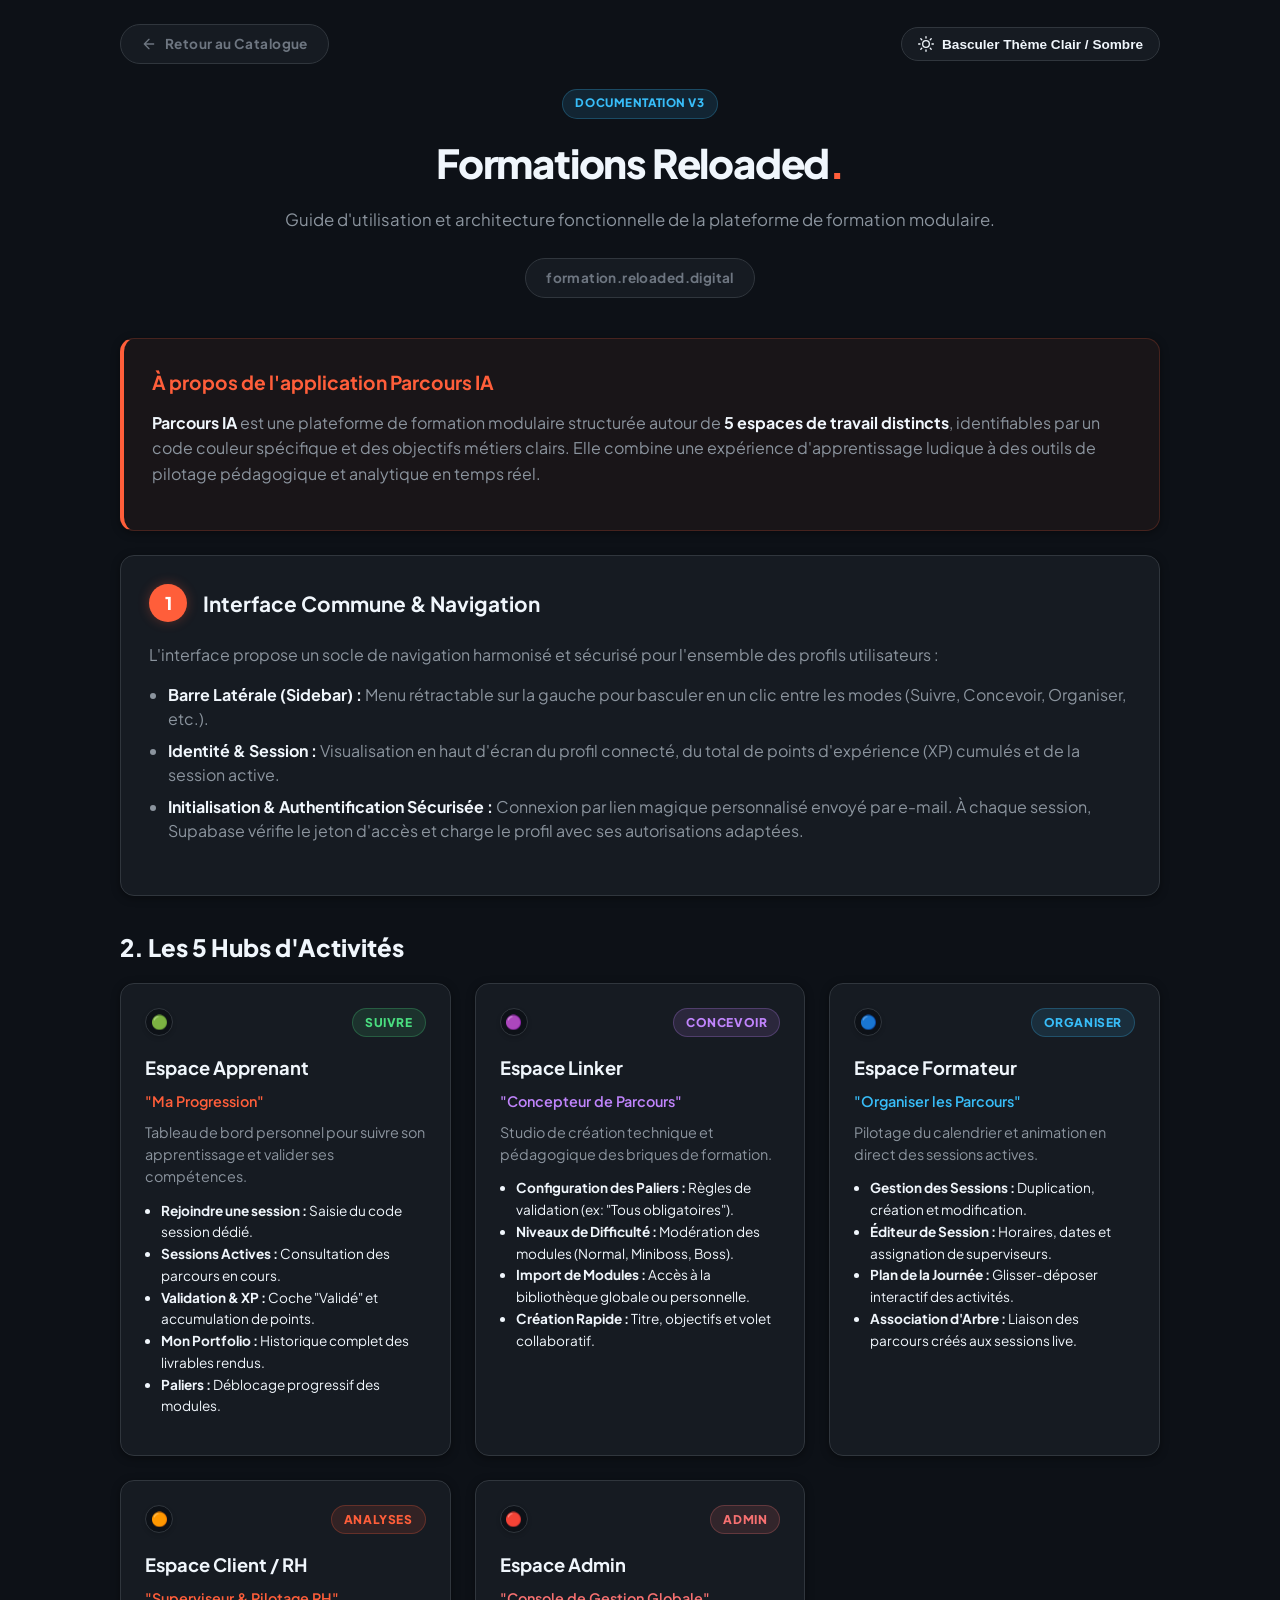
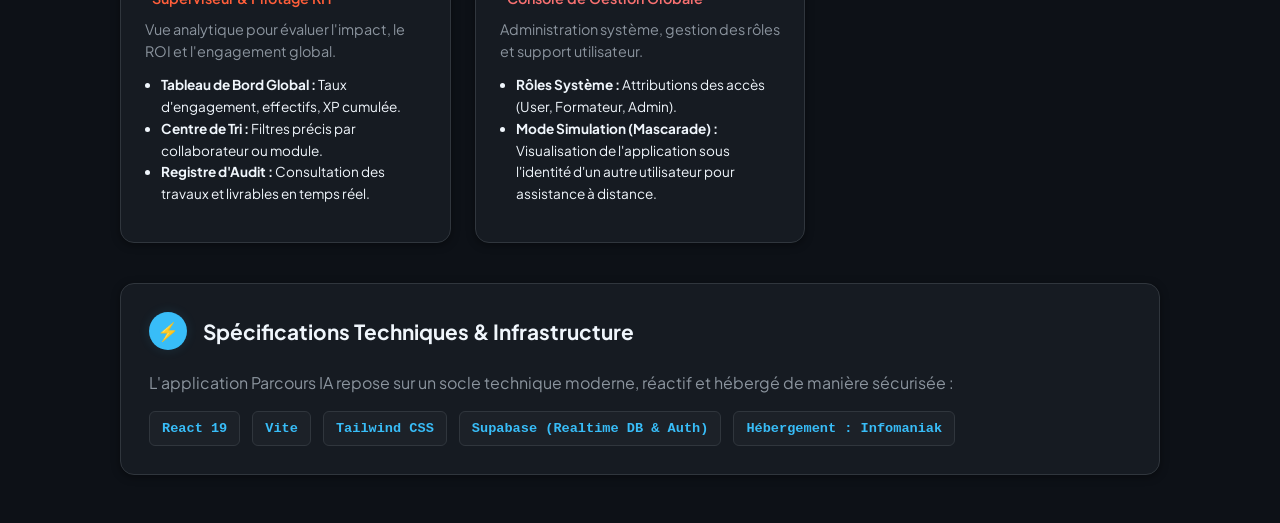
<file: outils/formation-reloaded-doc/index.html>
<!DOCTYPE html>
<html lang="fr">
<head>
  <meta charset="UTF-8">
  <meta name="viewport" content="width=device-width, initial-scale=1.0">
  <title>Documentation Parcours IA (V3) — House of Codesign</title>
  
  <!-- Connexion au fichier CSS externe -->
  <link rel="stylesheet" href="../../css/main.css">

  <!-- Ajustements légers utilisant exclusivement vos variables existantes -->
  <style>
    /* Forcer l'alignement en hauteur de toutes les cartes de la grille */
    .grid {
      display: grid;
      grid-template-columns: repeat(auto-fill, minmax(300px, 1fr));
      gap: 1.5rem;
      align-items: stretch;
    }

    .card {
      height: 100%;
      display: flex;
      flex-direction: column;
      justify-content: space-between;
    }

    .card-body {
      display: flex;
      flex-direction: column;
      flex: 1 1 auto;
    }

    .card-body ul {
      margin-top: 0.75rem;
      padding-left: 1rem;
      font-size: 0.85rem;
      flex-grow: 1;
    }

    .hub-tag {
      display: inline-flex;
      align-items: center;
      gap: 0.4rem;
      padding: 0.25rem 0.75rem;
      border-radius: var(--radius-pill);
      font-size: 0.75rem;
      font-weight: 800;
      text-transform: uppercase;
      letter-spacing: 0.05em;
      margin-left: auto;
    }

    /* Déclinaison des badges par Hub en réutilisant vos variables CSS */
    .hub-apprenant {
      color: var(--badge-docs-color);
      background: var(--badge-docs-bg);
      border: 1px solid var(--badge-docs-border);
    }

    .hub-linker {
      color: var(--badge-pres-color);
      background: var(--badge-pres-bg);
      border: 1px solid var(--badge-pres-border);
    }

    .hub-formateur {
      color: var(--badge-outils-color);
      background: var(--badge-outils-bg);
      border: 1px solid var(--badge-outils-border);
    }

    .hub-client {
      color: var(--badge-atelier-color);
      background: var(--badge-atelier-bg);
      border: 1px solid var(--badge-atelier-border);
    }

    .hub-admin {
      color: #f87171;
      background: rgba(248, 113, 113, 0.12);
      border: 1px solid rgba(248, 113, 113, 0.25);
    }

    .tech-badge {
      background: var(--card-bg-hover);
      border: 1px solid var(--border-color);
      padding: 0.35rem 0.75rem;
      border-radius: 6px;
      font-family: monospace;
      font-size: 0.85rem;
      color: var(--badge-outils-color);
      font-weight: 600;
    }

    .top-actions {
      display: flex;
      justify-content: space-between;
      align-items: center;
      margin-bottom: 1.5rem;
    }

    .theme-toggle {
      background: var(--card-bg);
      border: 1px solid var(--border-color);
      color: var(--text-primary);
      padding: 0.5rem 1rem;
      border-radius: var(--radius-pill);
      font-weight: 600;
      font-size: 0.85rem;
      cursor: pointer;
      transition: var(--transition);
      display: flex;
      align-items: center;
      gap: 0.5rem;
    }

    .theme-toggle:hover {
      border-color: var(--primary);
      color: var(--primary);
    }
  </style>
</head>
<body>

  <div class="container">
    
    <!-- Navigation supérieure et Basculeur de Thème -->
    <div class="top-actions">
      <a href="../../index.html" class="back-link">
        <svg width="16" height="16" viewBox="0 0 24 24" fill="none" stroke="currentColor" stroke-width="2" stroke-linecap="round" stroke-linejoin="round"><path d="M19 12H5M12 19l-7-7 7-7"/></svg>
        Retour au Catalogue
      </a>

      <button class="theme-toggle" onclick="toggleTheme()" id="themeBtn">
        <svg width="16" height="16" viewBox="0 0 24 24" fill="none" stroke="currentColor" stroke-width="2" stroke-linecap="round" stroke-linejoin="round"><circle cx="12" cy="12" r="5"/><path d="M12 1v2M12 21v2M4.22 4.22l1.42 1.42M18.36 18.36l1.42 1.42M1 12h2M21 12h2M4.22 19.78l1.42-1.42M18.36 5.64l1.42-1.42"/></svg>
        Basculer Thème Clair / Sombre
      </button>
    </div>

    <!-- En-tête Principal -->
    <header class="header">
      <span class="badge badge-outils" style="margin-bottom: 0.75rem;">Documentation V3</span>
      <h1>Formations Reloaded</h1>
      <p>Guide d'utilisation et architecture fonctionnelle de la plateforme de formation modulaire.</p>
      <a href="https://formation.reloaded.digital/" class="back-link"> formation.reloaded.digital </a>
    </header>

    <!-- Bloc d'Introduction -->
    <div class="pipeline-step pipeline-intro">
      <h2>À propos de l'application Parcours IA</h2>
      <p>
        <strong>Parcours IA</strong> est une plateforme de formation modulaire structurée autour de <strong>5 espaces de travail distincts</strong>, identifiables par un code couleur spécifique et des objectifs métiers clairs. Elle combine une expérience d'apprentissage ludique à des outils de pilotage pédagogique et analytique en temps réel.
      </p>
    </div>

    <!-- Section 1 : Navigation & Socle -->
    <div class="pipeline-step">
      <div class="step-header">
        <span class="step-number">1</span>
        <h2 class="step-title">Interface Commune & Navigation</h2>
      </div>
      <p>L'interface propose un socle de navigation harmonisé et sécurisé pour l'ensemble des profils utilisateurs :</p>
      <ul>
        <li><strong>Barre Latérale (Sidebar) :</strong> Menu rétractable sur la gauche pour basculer en un clic entre les modes (Suivre, Concevoir, Organiser, etc.).</li>
        <li><strong>Identité & Session :</strong> Visualisation en haut d'écran du profil connecté, du total de points d'expérience (XP) cumulés et de la session active.</li>
        <li><strong>Initialisation & Authentification Sécurisée :</strong> Connexion par lien magique personnalisé envoyé par e-mail. À chaque session, Supabase vérifie le jeton d'accès et charge le profil avec ses autorisations adaptées.</li>
      </ul>
    </div>

    <!-- Section 2 : Les 5 Hubs (Grille de Cartes) -->
    <h2 style="font-size: 1.5rem; font-weight: 800; margin: 2rem 0 1rem 0; color: var(--text-primary);">2. Les 5 Hubs d'Activités</h2>
    
    <div class="grid" style="margin-bottom: 2.5rem;">
      
      <!-- Card Apprenant -->
      <div class="card">
        <div class="card-header">
          <span class="status-circle">🟢</span>
          <span class="hub-tag hub-apprenant">Suivre</span>
        </div>
        <div class="card-body">
          <h3>Espace Apprenant</h3>
          <p style="font-weight: 600; color: var(--primary); margin-bottom: 0.5rem;">"Ma Progression"</p>
          <p>Tableau de bord personnel pour suivre son apprentissage et valider ses compétences.</p>
          <ul>
            <li><strong>Rejoindre une session :</strong> Saisie du code session dédié.</li>
            <li><strong>Sessions Actives :</strong> Consultation des parcours en cours.</li>
            <li><strong>Validation & XP :</strong> Coche "Validé" et accumulation de points.</li>
            <li><strong>Mon Portfolio :</strong> Historique complet des livrables rendus.</li>
            <li><strong>Paliers :</strong> Déblocage progressif des modules.</li>
          </ul>
        </div>
      </div>

      <!-- Card Linker / Concepteur -->
      <div class="card">
        <div class="card-header">
          <span class="status-circle">🟣</span>
          <span class="hub-tag hub-linker">Concevoir</span>
        </div>
        <div class="card-body">
          <h3>Espace Linker</h3>
          <p style="font-weight: 600; color: var(--badge-pres-color); margin-bottom: 0.5rem;">"Concepteur de Parcours"</p>
          <p>Studio de création technique et pédagogique des briques de formation.</p>
          <ul>
            <li><strong>Configuration des Paliers :</strong> Règles de validation (ex: "Tous obligatoires").</li>
            <li><strong>Niveaux de Difficulté :</strong> Modération des modules (Normal, Miniboss, Boss).</li>
            <li><strong>Import de Modules :</strong> Accès à la bibliothèque globale ou personnelle.</li>
            <li><strong>Création Rapide :</strong> Titre, objectifs et volet collaboratif.</li>
          </ul>
        </div>
      </div>

      <!-- Card Formateur -->
      <div class="card">
        <div class="card-header">
          <span class="status-circle">🔵</span>
          <span class="hub-tag hub-formateur">Organiser</span>
        </div>
        <div class="card-body">
          <h3>Espace Formateur</h3>
          <p style="font-weight: 600; color: var(--badge-outils-color); margin-bottom: 0.5rem;">"Organiser les Parcours"</p>
          <p>Pilotage du calendrier et animation en direct des sessions actives.</p>
          <ul>
            <li><strong>Gestion des Sessions :</strong> Duplication, création et modification.</li>
            <li><strong>Éditeur de Session :</strong> Horaires, dates et assignation de superviseurs.</li>
            <li><strong>Plan de la Journée :</strong> Glisser-déposer interactif des activités.</li>
            <li><strong>Association d'Arbre :</strong> Liaison des parcours créés aux sessions live.</li>
          </ul>
        </div>
      </div>

      <!-- Card Client / RH -->
      <div class="card">
        <div class="card-header">
          <span class="status-circle">🟠</span>
          <span class="hub-tag hub-client">Analyses</span>
        </div>
        <div class="card-body">
          <h3>Espace Client / RH</h3>
          <p style="font-weight: 600; color: var(--badge-atelier-color); margin-bottom: 0.5rem;">"Superviseur & Pilotage RH"</p>
          <p>Vue analytique pour évaluer l'impact, le ROI et l'engagement global.</p>
          <ul>
            <li><strong>Tableau de Bord Global :</strong> Taux d'engagement, effectifs, XP cumulée.</li>
            <li><strong>Centre de Tri :</strong> Filtres précis par collaborateur ou module.</li>
            <li><strong>Registre d'Audit :</strong> Consultation des travaux et livrables en temps réel.</li>
          </ul>
        </div>
      </div>

      <!-- Card Admin -->
      <div class="card">
        <div class="card-header">
          <span class="status-circle">🔴</span>
          <span class="hub-tag hub-admin">Admin</span>
        </div>
        <div class="card-body">
          <h3>Espace Admin</h3>
          <p style="font-weight: 600; color: #f87171; margin-bottom: 0.5rem;">"Console de Gestion Globale"</p>
          <p>Administration système, gestion des rôles et support utilisateur.</p>
          <ul>
            <li><strong>Rôles Système :</strong> Attributions des accès (User, Formateur, Admin).</li>
            <li><strong>Mode Simulation (Mascarade) :</strong> Visualisation de l'application sous l'identité d'un autre utilisateur pour assistance à distance.</li>
          </ul>
        </div>
      </div>

    </div>

    <!-- Section 3 : Stack Technique -->
    <div class="pipeline-step">
      <div class="step-header">
        <span class="step-number" style="background: var(--badge-outils-color); box-shadow: 0 0 12px var(--badge-outils-bg);">⚡</span>
        <h2 class="step-title">Spécifications Techniques & Infrastructure</h2>
      </div>
      <p>L'application Parcours IA repose sur un socle technique moderne, réactif et hébergé de manière sécurisée :</p>
      <div style="display: flex; gap: 0.75rem; flex-wrap: wrap; margin-top: 1rem;">
        <span class="tech-badge">React 19</span>
        <span class="tech-badge">Vite</span>
        <span class="tech-badge">Tailwind CSS</span>
        <span class="tech-badge">Supabase (Realtime DB & Auth)</span>
        <span class="tech-badge">Hébergement : Infomaniak</span>
      </div>
    </div>

  </div>

  <!-- JavaScript pour basculer la classe .light-theme (déjà prévue dans le CSS) -->
  <script>
    function toggleTheme() {
      document.documentElement.classList.toggle('light-theme');
    }
  </script>
</body>
</html>
</file>
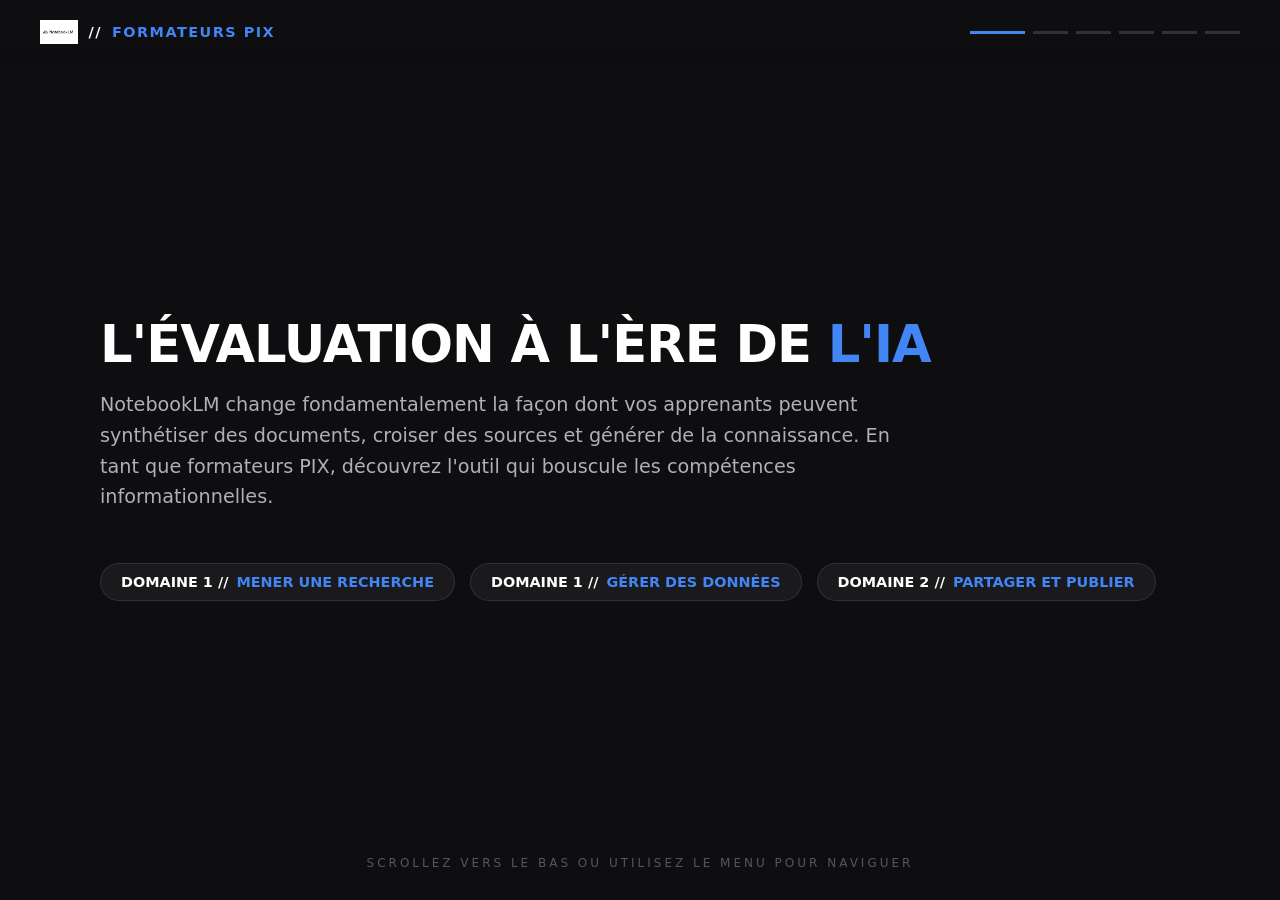
<file: presentations/notebooklm/index.html>
<!DOCTYPE html>
<html lang="fr">
<head>
    <meta charset="UTF-8">
    <meta name="viewport" content="width=device-width, initial-scale=1.0">
    <title>NotebookLM : L'Assistant de Recherche Révolutionnaire - Pour Formateurs PIX</title>
    <style>
        :root {
            --primary: #4285F4;
            --dark: #0f0f11;
            --grey: #1a1a1e;
            --white: #ffffff;
            --text-muted: #b0b0b5;
            --transition: transform 0.8s cubic-bezier(0.25, 1, 0.5, 1);
        }

        * { box-sizing: border-box; margin: 0; padding: 0; }
        
        html, body { 
            font-family: 'Segoe UI', system-ui, -apple-system, sans-serif; 
            background: var(--dark); 
            color: var(--white); 
            width: 100%;
            height: 100%;
            overflow: hidden;
            touch-action: manipulation;
        }

        /* HEADER & NAVIGATION */
        header {
            position: fixed; 
            top: 0; 
            left: 0; 
            width: 100%; 
            padding: 20px 40px;
            display: flex; 
            justify-content: space-between; 
            align-items: center; 
            z-index: 1000;
            background: linear-gradient(to bottom, rgba(15,15,17,0.95), transparent);
            backdrop-filter: blur(8px);
        }

        .logo { 
            font-size: 0.9rem; 
            letter-spacing: 1.5px; 
            font-weight: 700; 
            text-transform: uppercase; 
            display: flex; 
            align-items: center; 
            gap: 10px; 
        }
        .logo span { color: var(--primary); }
        .logo-img-placeholder { height: 24px; width: auto; max-width: 120px; object-fit: contain; }

        .progress-indicator { display: flex; gap: 8px; }
        .progress-bar { 
            width: 35px; 
            height: 3px; 
            background: rgba(255,255,255,0.15); 
            transition: all 0.3s ease; 
            border: none; 
            cursor: pointer; 
            padding: 0;
        }
        .progress-bar.active { background: var(--primary); width: 55px; }

        /* POP-UP INTERRUPTEUR (HOOK) */
        #hook-overlay {
            position: fixed; 
            inset: 0; 
            background: var(--dark); 
            z-index: 2000;
            display: none; 
            flex-direction: column; 
            align-items: center; 
            justify-content: center;
            text-align: center; 
            padding: 40px; 
            animation: fadeIn 0.4s ease-out forwards;
        }
        #hook-overlay h1 { font-size: clamp(1.8rem, 4vw, 3rem); text-transform: uppercase; margin-bottom: 35px; line-height: 1.2; max-width: 900px; font-weight: 800; }
        #hook-overlay .btn-reveal { 
            background: var(--primary); color: white; border: none; padding: 18px 45px; 
            font-size: 1.1rem; font-weight: bold; cursor: pointer; border-radius: 50px;
            text-transform: uppercase; transition: 0.3s; box-shadow: 0 10px 20px rgba(66, 133, 244, 0.2);
        }
        #hook-overlay .btn-reveal:hover { transform: scale(1.05); box-shadow: 0 0 30px rgba(66, 133, 244, 0.5); }

        /* SCROLL HORIZONTAL DESKTOP */
        .master-wrapper { 
            display: flex; 
            width: 600vw; 
            height: 100vh; 
            transition: var(--transition); 
            will-change: transform;
        }
        
        .panel-section { 
            width: 100vw; 
            height: 100vh; 
            display: flex; 
            align-items: center; 
            justify-content: center; 
            padding: 80px 100px 60px 100px; 
            position: relative;
            background-size: cover;
            background-position: center;
        }

        .panel-section::after { 
            content: ''; 
            position: absolute; 
            inset: 0; 
            background: rgba(15,15,17,0.85); 
            z-index: 1; 
        }

        .panel-container { 
            position: relative; 
            z-index: 2; 
            width: 100%; 
            max-width: 1200px; 
            display: flex; 
            flex-direction: column; 
            height: 100%;
            justify-content: center; 
        }

        /* TYPOGRAPHIE & CONTENUS */
        .giant-title { 
            font-size: clamp(2.2rem, 4vw, 4rem); 
            text-transform: uppercase; 
            line-height: 1; 
            margin-bottom: 20px; 
            font-weight: 900; 
            letter-spacing: -1px; 
        }
        .giant-title span { color: var(--primary); }
        .desc-text { 
            font-size: clamp(1rem, 1.5vw, 1.2rem); 
            color: var(--text-muted); 
            max-width: 800px; 
            line-height: 1.6; 
            margin-bottom: 30px; 
        }

        /* GRILLES ET IMAGES */
        .split-layout { 
            display: grid; 
            grid-template-columns: 1fr 1fr; 
            gap: 50px; 
            align-items: center; 
            margin-top: 20px;
        }

        .screenshot-box { 
            background: var(--grey); 
            border-radius: 12px; 
            border: 1px solid rgba(255,255,255,0.08); 
            padding: 15px; 
            box-shadow: 0 20px 40px rgba(0,0,0,0.5); 
            overflow: hidden;
            display: flex; 
            justify-content: center; 
            align-items: center; 
            max-height: 50vh;
        }

        .screenshot-box img { 
            width: 100%; 
            height: auto; 
            max-height: 45vh; 
            object-fit: contain; 
            border-radius: 6px; 
            border: 1px solid rgba(255,255,255,0.05);
        }

        .studio-grid { 
            display: grid; 
            grid-template-columns: 1fr 1.5fr; 
            gap: 40px; 
            align-items: start; 
            margin-top: 20px;
        }

        .studio-list { display: flex; flex-direction: column; gap: 15px; }
        .studio-item { 
            background: var(--grey); 
            padding: 15px 20px; 
            border-radius: 8px; 
            border-left: 4px solid rgba(255,255,255,0.2); 
            transition: 0.3s; 
        }
        .studio-item.active-item { 
            border-left-color: var(--primary); 
            background: rgba(66, 133, 244, 0.05); 
        }
        .studio-item h4 { font-size: 1.1rem; text-transform: uppercase; margin-bottom: 5px; }
        .studio-item p { font-size: 0.9rem; color: var(--text-muted); }

        /* BADGES PIX */
        .pix-badge-container { display: flex; gap: 15px; margin-top: 20px; flex-wrap: wrap; }
        .pix-badge { 
            background: rgba(255,255,255,0.05); 
            border: 1px solid rgba(255,255,255,0.1); 
            padding: 10px 20px; 
            border-radius: 30px; 
            font-size: 0.9rem; 
            font-weight: bold; 
            text-transform: uppercase; 
            display: flex; 
            align-items: center; 
            gap: 8px; 
        }
        .pix-badge span { color: var(--primary); }

        .scroll-tip { 
            position: absolute; 
            bottom: 30px; 
            left: 50%; 
            transform: translateX(-50%); 
            z-index: 5; 
            font-size: 0.75rem; 
            color: rgba(255,255,255,0.3); 
            letter-spacing: 3px; 
            text-transform: uppercase; 
            animation: pulse 2s infinite;
        }

        @keyframes fadeIn { from { opacity: 0; transform: scale(0.98); } to { opacity: 1; transform: scale(1); } }
        @keyframes pulse { 0%, 100% { opacity: 0.3; } 50% { opacity: 1; } }

        /* RESPONSIVE MOBILE : DÉSACTIVATION DU POP-UP ET PASSAGE EN SCROLL VERTICAL */
        @media (max-width: 900px) {
            body { overflow-y: auto; }
            header { padding: 15px 20px; }
            .progress-indicator, #hook-overlay, .scroll-tip { display: none !important; }

            .master-wrapper { 
                display: block; 
                width: 100%; 
                height: auto; 
                transform: none !important; 
            }

            .panel-section { 
                width: 100%; 
                min-height: 100vh; 
                height: auto; 
                padding: 90px 20px 50px 20px; 
            }

            .split-layout, .studio-grid { 
                grid-template-columns: 1fr; 
                gap: 25px; 
            }

            .screenshot-box img { max-height: 35vh; }
        }
    </style>
  <!-- Auto-Theme Script -->
  <script>
    if (localStorage.getItem('theme') === 'light') {
      document.documentElement.classList.add('light-theme');
    }
  </script>
</head>
<body>

<header>
    <div class="logo">
        <img src="Images/NotebookLM_Logo.png" alt="Logo NotebookLM" class="logo-img-placeholder">
        // <span>Formateurs PIX</span>
    </div>
    <div class="progress-indicator" id="barsNav"></div>
</header>

<div class="scroll-tip">Scrollez vers le bas ou utilisez le menu pour naviguer</div>

<div id="hook-overlay">
    <h1 id="hook-text">Question ?</h1>
    <button class="btn-reveal" onclick="closeHookOverlay()">Découvrir</button>
</div>

<div class="master-wrapper" id="masterWrapper">

    <section class="panel-section" style="background-image: url('https://images.unsplash.com/photo-1451187580459-43490279c0fa?q=80&w=1920&auto=format&fit=crop');">
        <div class="panel-container">
            <h1 class="giant-title">L'ÉVALUATION À L'ÈRE DE <span>L'IA</span></h1>
            <p class="desc-text">NotebookLM change fondamentalement la façon dont vos apprenants peuvent synthétiser des documents, croiser des sources et générer de la connaissance. En tant que formateurs PIX, découvrez l'outil qui bouscule les compétences informationnelles.</p>
            <div class="pix-badge-container">
                <div class="pix-badge">Domaine 1 // <span>Mener une recherche</span></div>
                <div class="pix-badge">Domaine 1 // <span>Gérer des données</span></div>
                <div class="pix-badge">Domaine 2 // <span>Partager et publier</span></div>
            </div>
        </div>
    </section>

    <section class="panel-section" style="background-image: url('https://images.unsplash.com/photo-1516321318423-f06f85e504b3?q=80&w=1920&auto=format&fit=crop');">
        <div class="panel-container">
            <div class="split-layout">
                <div>
                    <h1 class="giant-title">01 // PREMIER <span>CONTACT</span></h1>
                    <p class="desc-text">L'interface d'accueil de NotebookLM brille par sa simplicité. Un hub centralisé où chaque projet est un "Notebook" (un cahier d'étude) étanche, garantissant la confidentialité absolue des données injectées.</p>
                </div>
                <div class="screenshot-box">
                    <img src="Images/NotebookLM_Creer.png" alt="Créer un Notebook dans NotebookLM">
                </div>
            </div>
        </div>
    </section>

    <section class="panel-section" style="background-image: url('https://images.unsplash.com/photo-1544716278-ca5e3f4abd8c?q=80&w=1920&auto=format&fit=crop');">
        <div class="panel-container">
            <div class="split-layout">
                <div class="screenshot-box">
                    <img src="Images/NotebookLM_Sources.png" alt="Ajouter des sources dans NotebookLM">
                </div>
                <div>
                    <h1 class="giant-title">02 // NOURRIR <span>L'IA</span></h1>
                    <p class="desc-text">PDF, sites web, vidéos YouTube, fichiers audio ou Google Drive... NotebookLM n'invente rien : il s'ancre strictement sur les documents que vous lui fournissez pour éliminer les hallucinations.</p>
                </div>
            </div>
        </div>
    </section>

    <section class="panel-section" style="background-image: url('https://images.unsplash.com/photo-1618005182384-a83a8bd57fbe?q=80&w=1920&auto=format&fit=crop');">
        <div class="panel-container">
            <h1 class="giant-title">03 // UN ESPACE DE TRAVAIL <span>TRIPARTITE</span></h1>
            <p class="desc-text" style="max-width: 1000px;">L'interface se divise dynamiquement en trois piliers : la gestion de vos sources à gauche, l'espace de discussion central intelligent, et le Studio de création à droite.</p>
            
            <div class="split-layout" style="grid-template-columns: 1.2fr 0.8fr; gap: 30px;">
                <div class="screenshot-box" style="max-height: 40vh;">
                    <img src="Images/NotebookLm_Interfacegen.png" alt="Interface Générale Globale">
                </div>
                <div class="screenshot-box" style="max-height: 40vh;">
                    <img src="Images/NotebookLM_Chat.png" alt="Zoom Espace de Discussion">
                </div>
            </div>
        </div>
    </section>

    <section class="panel-section" style="background-image: url('https://images.unsplash.com/photo-1504384308090-c894fdcc538d?q=80&w=1920&auto=format&fit=crop');">
        <div class="panel-container">
            <h1 class="giant-title">04 // LA PUISSANCE DU <span>STUDIO</span></h1>
            
            <div class="studio-grid">
                <div class="screenshot-box">
                    <img src="Images/NotebookLM_Options.png" alt="Options de sortie du Studio">
                </div>
                
                <div class="studio-list">
                    <div class="studio-item active-item">
                        <h4>Génération de livrables instantanés</h4>
                        <p>En un clic sur le menu de droite, transformez vos sources brutes en Quiz d'évaluation, en fiches de synthèse, en rapports structurés ou en présentations de cours claires.</p>
                    </div>
                    <div class="studio-item">
                        <h4>Alignement Compétences PIX</h4>
                        <p>Idéal pour faire travailler la vérification d'informations, l'évaluation de la fiabilité des sources et l'esprit critique face aux synthèses automatiques.</p>
                    </div>
                </div>
            </div>
        </div>
    </section>

    <section class="panel-section" style="background-color: #121620;">
        <div class="panel-container">
            <div class="split-layout">
                <div>
                    <h1 class="giant-title">05 // LES RÉSUMÉS <span>AUDIO</span></h1>
                    <p class="desc-text">La fonctionnalité phare : la création d'un podcast bidirectionnel ultra-réaliste où deux voix IA débattent de vos documents. Vous pouvez en personnaliser la langue, la longueur, et le focus pédagogique (Analyse approfondie, Briefing, Critique ou Débat).</p>
                </div>
                <div class="screenshot-box">
                    <img src="Images/NotebookLM_Podcast.png" alt="Personnalisation du résumé audio">
                </div>
            </div>
        </div>
    </section>

</div>

<script>
    let activeIndex = 0;
    let isOverlayOpen = false;
    let accumulatedDelta = 0;

    const transitionHooks = [
        "Prêt à explorer NotebookLM ?",
        "Comment initier un projet d'étude ?",
        "Quels types de documents peut-on croiser ?",
        "À quoi ressemble l'espace de travail ?",
        "Comment générer des évaluations ou synthèses automatiquement ?",
        "Et si l'IA transformait vos textes en un débat audio vivant ?"
    ];

    const barsNav = document.getElementById('barsNav');
    for(let i=0; i<6; i++) {
        const bar = document.createElement('button');
        bar.className = 'progress-bar' + (i === 0 ? ' active' : '');
        bar.onclick = () => prepareHook(i);
        barsNav.appendChild(bar);
    }

    window.addEventListener('wheel', (e) => {
        if (window.innerWidth <= 900 || isOverlayOpen) return;
        accumulatedDelta += e.deltaY;
        
        if (Math.abs(accumulatedDelta) >= 400) { 
            if (accumulatedDelta > 0 && activeIndex < 5) {
                activeIndex++;
                triggerHookPopup(activeIndex);
            } else if (accumulatedDelta < 0 && activeIndex > 0) {
                activeIndex--;
                applyHorizontalSlide(activeIndex);
            }
            accumulatedDelta = 0;
        }
    });

    function prepareHook(targetIdx) {
        if (window.innerWidth <= 900 || targetIdx === activeIndex) return;
        activeIndex = targetIdx;
        triggerHookPopup(targetIdx);
    }

    function triggerHookPopup(targetIdx) {
        isOverlayOpen = true;
        document.getElementById('hook-text').innerText = transitionHooks[targetIdx];
        document.getElementById('hook-overlay').style.display = 'flex';
    }

    function closeHookOverlay() {
        document.getElementById('hook-overlay').style.display = 'none';
        isOverlayOpen = false;
        applyHorizontalSlide(activeIndex);
    }

    function applyHorizontalSlide(idx) {
        document.getElementById('masterWrapper').style.transform = `translateX(-${idx * 100}vw)`;
        const bars = document.querySelectorAll('.progress-bar');
        bars.forEach((b, i) => b.classList.toggle('active', i === idx));
    }
</script>

</body>
</html>
</file>
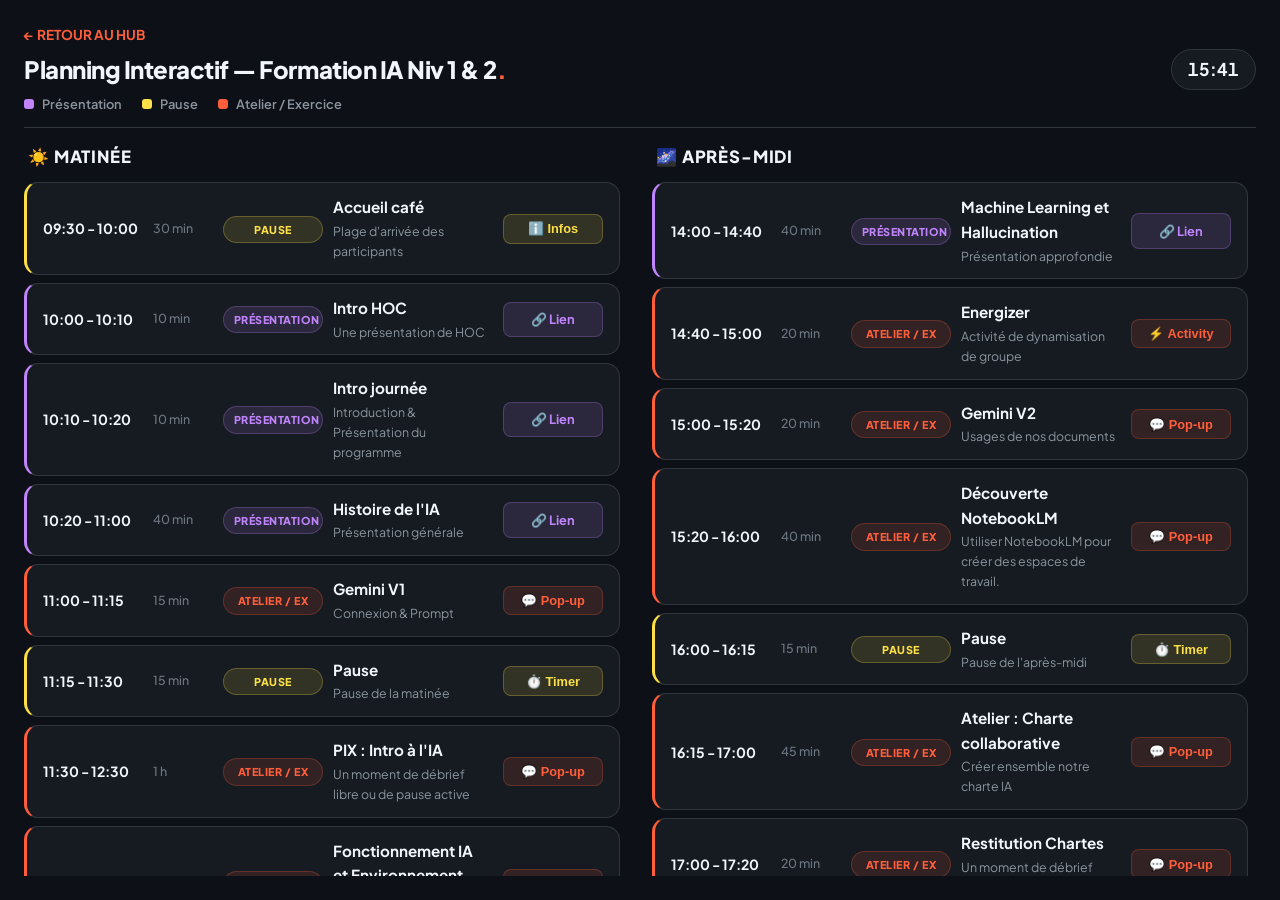
<file: documents/journees-formation/niv 1 et 2/index.html>
<!DOCTYPE html>
<html lang="fr">
<head>
    <meta charset="UTF-8">
    <meta name="viewport" content="width=device-width, initial-scale=1.0">
    <title>Tableau de Bord — Formation IA</title>

    <!-- Import du CSS centralisé House of Codesign -->
    <link rel="stylesheet" href="../../../css/main.css">

    <!-- Styles spécifiques au layout du Dashboard (colonnes et défilement) -->
    <style>
        html {
            scroll-behavior: smooth;
        }

        body {
            height: 100vh;
            display: flex;
            flex-direction: column;
            overflow: hidden;
            padding: 1.5rem;
            box-sizing: border-box;
        }

        .columns-container {
            flex: 1;
            min-height: 0;
            display: grid;
            grid-template-columns: 1fr 1fr;
            gap: 1.5rem;
        }

        .column-half {
            display: flex;
            flex-direction: column;
            min-height: 0;
            height: 100%;
        }

        .dashboard-container {
            display: flex;
            flex-direction: column;
            gap: 0.5rem;
            overflow-y: auto;
            padding-right: 0.5rem;
            flex: 1;
            min-height: 0;
        }

        @media (max-width: 768px) {
            body {
                height: auto;
                min-height: 100vh;
                overflow-y: auto;
            }
            .columns-container {
                grid-template-columns: 1fr;
            }
            .dashboard-container {
                overflow-y: visible;
            }
        }
    </style>

    <!-- Script de gestion et lecture du thème (Sombre/Clair) -->
    <script>
        (function() {
            const savedTheme = localStorage.getItem('theme');
            if (savedTheme === 'light') {
                document.documentElement.classList.add('light-theme');
            } else {
                document.documentElement.classList.remove('light-theme');
            }
        })();
    </script>
</head>
<body>

    <div class="dashboard-header">
        <div>
            <a href="../../../index.html" style="text-decoration:none; color:var(--primary); font-size:0.85rem; font-weight:700; display:block; margin-bottom:0.25rem;">&larr; RETOUR AU HUB</a>
            <h1>Planning Interactif — Formation IA Niv 1 & 2</h1>
            <div class="legend" style="margin-top: 6px;">
                <div class="legend-item">
                    <div class="legend-badge" style="background: var(--badge-pres-color)"></div>
                    <span>Présentation</span>
                </div>
                <div class="legend-item">
                    <div class="legend-badge" style="background: var(--badge-pause-color)"></div>
                    <span>Pause</span>
                </div>
                <div class="legend-item">
                    <div class="legend-badge" style="background: var(--primary)"></div>
                    <span>Atelier / Exercice</span>
                </div>
            </div>

            <!-- Boutons de saut d'ancre visibles sur mobile -->
            <div class="mobile-quick-nav">
                <a href="#matin" class="quick-nav-btn">☀️ Matinée</a>
                <a href="#aprem" class="quick-nav-btn">🌌 Après-midi &darr;</a>
            </div>
        </div>
        <div class="current-time" id="clock">00:00</div>
    </div>

    <div class="columns-container">
        <!-- COLONNE MATIN -->
        <div class="column-half">
            <div class="column-title" id="matin">☀️ Matinée</div>
            <div class="dashboard-container">
                
                <div class="row-item pause">
                    <div class="time-col">09:30 - 10:00</div>
                    <div class="duration-col">30 min</div>
                    <div class="type-col"><span class="badge-dash">Pause</span></div>
                    <div class="title-col">
                        <div class="main-title">Accueil café</div>
                        <div class="subtitle">Plage d'arrivée des participants</div>
                    </div>
                    <div class="action-col">
                        <button class="btn-dash" onclick="openModal('Accueil café', 'Bienvenue ! Profitez de ce moment pour vous installer, prendre un café et échanger avant le lancement de la journée.')">ℹ️ Infos</button>
                    </div>
                </div>

                <div class="row-item presentation">
                    <div class="time-col">10:00 - 10:10</div>
                    <div class="duration-col">10 min</div>
                    <div class="type-col"><span class="badge-dash">Présentation</span></div>
                    <div class="title-col">
                        <div class="main-title">Intro HOC</div>
                        <div class="subtitle">Une présentation de HOC</div>
                    </div>
                    <div class="action-col">
                        <a href="#" class="btn-dash">🔗 Lien</a>
                    </div>
                </div>

                <div class="row-item presentation">
                    <div class="time-col">10:10 - 10:20</div>
                    <div class="duration-col">10 min</div>
                    <div class="type-col"><span class="badge-dash">Présentation</span></div>
                    <div class="title-col">
                        <div class="main-title">Intro journée</div>
                        <div class="subtitle">Introduction & Présentation du programme</div>
                    </div>
                    <div class="action-col">
                        <a href="#" class="btn-dash">🔗 Lien</a>
                    </div>
                </div>

                <div class="row-item presentation">
                    <div class="time-col">10:20 - 11:00</div>
                    <div class="duration-col">40 min</div>
                    <div class="type-col"><span class="badge-dash">Présentation</span></div>
                    <div class="title-col">
                        <div class="main-title">Histoire de l'IA</div>
                        <div class="subtitle">Présentation générale</div>
                    </div>
                    <div class="action-col">
                        <a href="../../../presentations/histoire-ia/" class="btn-dash">🔗 Lien</a>
                    </div>
                </div>

                <div class="row-item atelier">
                    <div class="time-col">11:00 - 11:15</div>
                    <div class="duration-col">15 min</div>
                    <div class="type-col"><span class="badge-dash">Atelier / Ex</span></div>
                    <div class="title-col">
                        <div class="main-title">Gemini V1</div>
                        <div class="subtitle">Connexion & Prompt</div>
                    </div>
                    <div class="action-col">
                        <button class="btn-dash" onclick="openModal('Gemini V1', '<strong>Exercice pratique :</strong><br>1. Connexion à la plateforme.<br>2. Premier exercice pratique de prompt engineering.<br><br><a href=\'https://gemini.google.com\' target=\'_blank\' style=\'color:var(--primary); font-weight:bold;\'>Accéder à Gemini ↗</a>')">💬 Pop-up</button>
                    </div>
                </div>

                <div class="row-item pause">
                    <div class="time-col">11:15 - 11:30</div>
                    <div class="duration-col">15 min</div>
                    <div class="type-col"><span class="badge-dash">Pause</span></div>
                    <div class="title-col">
                        <div class="main-title">Pause</div>
                        <div class="subtitle">Pause de la matinée</div>
                    </div>
                    <div class="action-col">
                        <button class="btn-dash" onclick="openModal('Pause', 'Prenez l\'air, étirez-vous ! Reprise exacte à 11h30.')">⏱️ Timer</button>
                    </div>
                </div>

                <div class="row-item atelier">
                    <div class="time-col">11:30 - 12:30</div>
                    <div class="duration-col">1 h</div>
                    <div class="type-col"><span class="badge-dash">Atelier / Ex</span></div>
                    <div class="title-col">
                        <div class="main-title">PIX : Intro à l'IA</div>
                        <div class="subtitle">Un moment de débrief libre ou de pause active</div>
                    </div>
                    <div class="action-col">
                        <button class="btn-dash" onclick="openModal('PIX : Intro à l\'IA', 'Espace de débriefing libre, questions ouvertes et évaluation/découverte via la plateforme PIX IA.')">💬 Pop-up</button>
                    </div>
                </div>

                <div class="row-item atelier">
                    <div class="time-col">12:30 - 13:00</div>
                    <div class="duration-col">30 min</div>
                    <div class="type-col"><span class="badge-dash">Atelier / Ex</span></div>
                    <div class="title-col">
                        <div class="main-title">Fonctionnement IA et Environnement</div>
                        <div class="subtitle">Atelier pratique & échanges</div>
                    </div>
                    <div class="action-col">
                        <button class="btn-dash" onclick="openModal('Fonctionnement IA et Environnement', '<strong>Atelier interactif :</strong><br>Mise en pratique et expérimentations guidées sur l\'impact environnemental et le fonctionnement technique des modèles d\'IA.')">💬 Pop-up</button>
                    </div>
                </div>

            </div>
        </div>

        <!-- COLONNE APRÈS-MIDI -->
        <div class="column-half column-aprem">
            <div class="column-title" id="aprem">🌌 Après-midi</div>
            <div class="dashboard-container">
                
                <div class="row-item presentation">
                    <div class="time-col">14:00 - 14:40</div>
                    <div class="duration-col">40 min</div>
                    <div class="type-col"><span class="badge-dash">Présentation</span></div>
                    <div class="title-col">
                        <div class="main-title">Machine Learning et Hallucination</div>
                        <div class="subtitle">Présentation approfondie</div>
                    </div>
                    <div class="action-col">
                        <a href="#" class="btn-dash">🔗 Lien</a>
                    </div>
                </div>

                <div class="row-item atelier">
                    <div class="time-col">14:40 - 15:00</div>
                    <div class="duration-col">20 min</div>
                    <div class="type-col"><span class="badge-dash">Atelier / Ex</span></div>
                    <div class="title-col">
                        <div class="main-title">Energizer</div>
                        <div class="subtitle">Activité de dynamisation de groupe</div>
                    </div>
                    <div class="action-col">
                        <button class="btn-dash" onclick="openModal('Energizer', 'Session interactive de réactivation d\'énergie pour aborder l\'après-midi dans les meilleures conditions.')">⚡ Activity</button>
                    </div>
                </div>

                <div class="row-item atelier">
                    <div class="time-col">15:00 - 15:20</div>
                    <div class="duration-col">20 min</div>
                    <div class="type-col"><span class="badge-dash">Atelier / Ex</span></div>
                    <div class="title-col">
                        <div class="main-title">Gemini V2</div>
                        <div class="subtitle">Usages de nos documents</div>
                    </div>
                    <div class="action-col">
                        <button class="btn-dash" onclick="openModal('Gemini V2', '<strong>Exercice pratique :</strong><br>Analyse de documents internes, extraction de données et synthèses automatisées avec Gemini V2.')">💬 Pop-up</button>
                    </div>
                </div>

                <div class="row-item atelier">
                    <div class="time-col">15:20 - 16:00</div>
                    <div class="duration-col">40 min</div>
                    <div class="type-col"><span class="badge-dash">Atelier / Ex</span></div>
                    <div class="title-col">
                        <div class="main-title">Découverte NotebookLM</div>
                        <div class="subtitle">Utiliser NotebookLM pour créer des espaces de travail.</div>
                    </div>
                    <div class="action-col">
                        <button class="btn-dash" onclick="openModal('NotebookLM', '<strong>Exercice de configuration :</strong><br>Importez vos documents de travail dans NotebookLM et apprenez à générer des bases de connaissances collaboratives.<br><br><a href=\'../../../presentations/notebooklm/\' style=\'display:inline-block; padding:0.5rem 1rem; background:var(--primary); color:white; border-radius:6px; text-decoration:none; font-weight:bold; font-size:0.85rem;\'>📊 Ouvrir la présentation NotebookLM ↗</a>')">💬 Pop-up</button>
                    </div>
                </div>

                <div class="row-item pause">
                    <div class="time-col">16:00 - 16:15</div>
                    <div class="duration-col">15 min</div>
                    <div class="type-col"><span class="badge-dash">Pause</span></div>
                    <div class="title-col">
                        <div class="main-title">Pause</div>
                        <div class="subtitle">Pause de l'après-midi</div>
                    </div>
                    <div class="action-col">
                        <button class="btn-dash" onclick="openModal('Pause', 'Courte pause de recharge avant le dernier atelier de co-création.')">⏱️ Timer</button>
                    </div>
                </div>

                <div class="row-item atelier">
                    <div class="time-col">16:15 - 17:00</div>
                    <div class="duration-col">45 min</div>
                    <div class="type-col"><span class="badge-dash">Atelier / Ex</span></div>
                    <div class="title-col">
                        <div class="main-title">Atelier : Charte collaborative</div>
                        <div class="subtitle">Créer ensemble notre charte IA</div>
                    </div>
                    <div class="action-col">
                        <button class="btn-dash" onclick="openModal('Atelier Charte', '<strong>Co-construction :</strong><br>Mise en commun des idées pour rédiger la charte de bonne conduite et d\'usage de l\'IA au sein de notre structure.')">💬 Pop-up</button>
                    </div>
                </div>

                <div class="row-item atelier">
                    <div class="time-col">17:00 - 17:20</div>
                    <div class="duration-col">20 min</div>
                    <div class="type-col"><span class="badge-dash">Atelier / Ex</span></div>
                    <div class="title-col">
                        <div class="main-title">Restitution Chartes</div>
                        <div class="subtitle">Un moment de débrief libre ou de pause active</div>
                    </div>
                    <div class="action-col">
                        <button class="btn-dash" onclick="openModal('Restitution', 'Présentation des différentes chartes produites par les groupes et vote / ajustement en direct.')">💬 Pop-up</button>
                    </div>
                </div>

                <div class="row-item presentation">
                    <div class="time-col">17:20 - 17:30</div>
                    <div class="duration-col">10 min</div>
                    <div class="type-col"><span class="badge-dash">Présentation</span></div>
                    <div class="title-col">
                        <div class="main-title">Synthèse</div>
                        <div class="subtitle">Clôture de la journée de formation</div>
                    </div>
                    <div class="action-col">
                        <a href="#" class="btn-dash">🔗 Lien</a>
                    </div>
                </div>

            </div>
        </div>
    </div>

    <!-- Modale interactive HOC -->
    <div class="modal-overlay" id="modalOverlay" onclick="closeModal()">
        <div class="modal-box" onclick="event.stopPropagation()">
            <div class="modal-title" id="modalTitle">Titre</div>
            <div class="modal-body" id="modalBody">Description</div>
            <button class="modal-close" onclick="closeModal()">Fermer</button>
        </div>
    </div>

    <script>
        // Horloge temps réel
        function updateClock() {
            const now = new Date();
            const hours = String(now.getHours()).padStart(2, '0');
            const minutes = String(now.getMinutes()).padStart(2, '0');
            document.getElementById('clock').textContent = hours + ':' + minutes;
        }
        setInterval(updateClock, 1000);
        updateClock();

        // Gestion de la modale
        function openModal(title, bodyText) {
            document.getElementById('modalTitle').innerHTML = title;
            document.getElementById('modalBody').innerHTML = bodyText;
            document.getElementById('modalOverlay').style.display = 'flex';
        }

        function closeModal() {
            document.getElementById('modalOverlay').style.display = 'none';
        }
    </script>
</body>
</html>
</file>
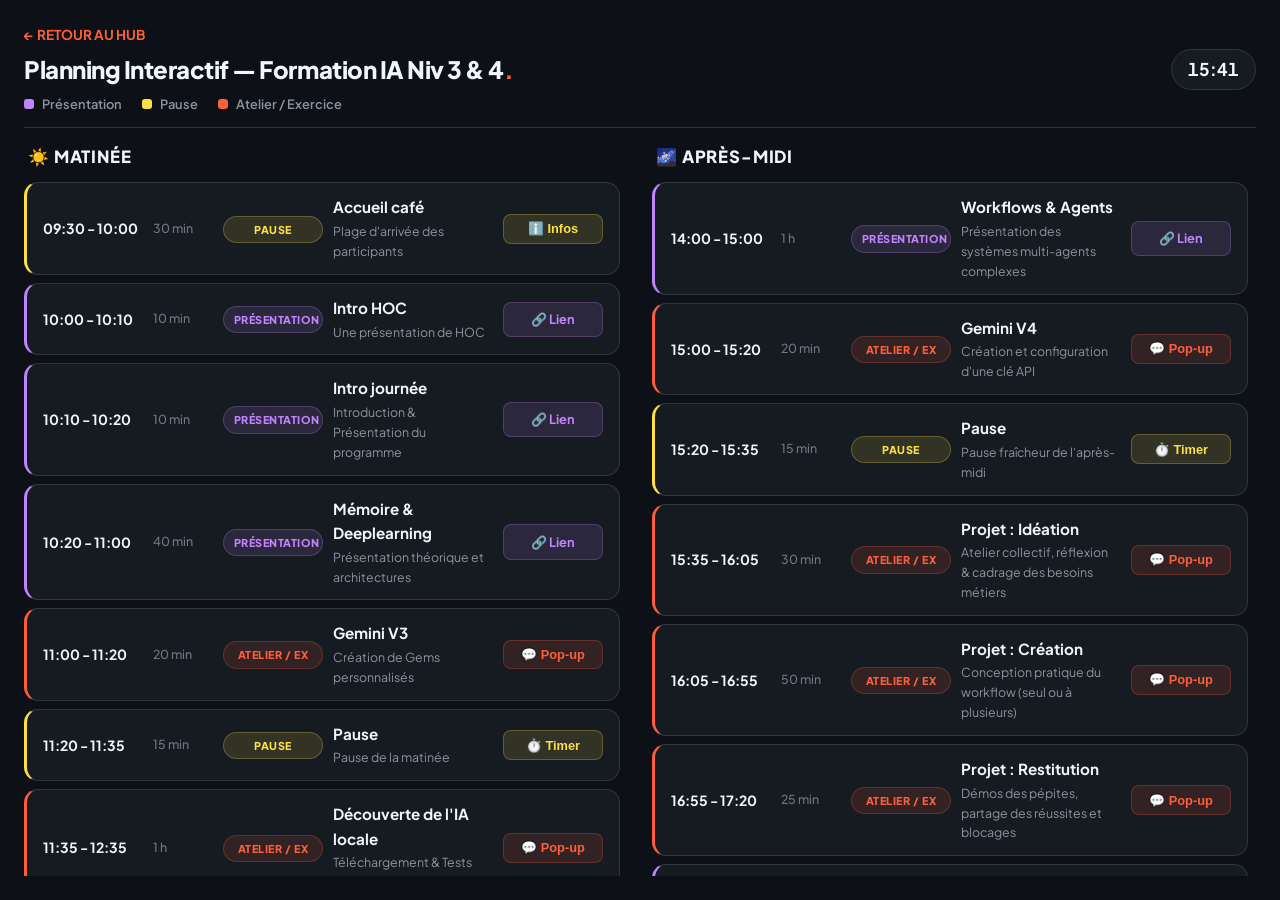
<file: documents/journees-formation/niv 3 et 4/index.html>
<!DOCTYPE html>
<html lang="fr">
<head>
    <meta charset="UTF-8">
    <meta name="viewport" content="width=device-width, initial-scale=1.0">
    <title>Tableau de Bord — Formation IA</title>

    <!-- Import du CSS centralisé House of Codesign -->
    <link rel="stylesheet" href="../../../css/main.css">

    <!-- Styles spécifiques au layout du Dashboard (colonnes et défilement) -->
    <style>
        html {
            scroll-behavior: smooth;
        }

        body {
            height: 100vh;
            display: flex;
            flex-direction: column;
            overflow: hidden;
            padding: 1.5rem;
            box-sizing: border-box;
        }

        .columns-container {
            flex: 1;
            min-height: 0;
            display: grid;
            grid-template-columns: 1fr 1fr;
            gap: 1.5rem;
        }

        .column-half {
            display: flex;
            flex-direction: column;
            min-height: 0;
            height: 100%;
        }

        .dashboard-container {
            display: flex;
            flex-direction: column;
            gap: 0.5rem;
            overflow-y: auto;
            padding-right: 0.5rem;
            flex: 1;
            min-height: 0;
        }

        @media (max-width: 768px) {
            body {
                height: auto;
                min-height: 100vh;
                overflow-y: auto;
            }
            .columns-container {
                grid-template-columns: 1fr;
            }
            .dashboard-container {
                overflow-y: visible;
            }
        }
    </style>

    <!-- Script de gestion et lecture du thème (Sombre/Clair) -->
    <script>
        (function() {
            const savedTheme = localStorage.getItem('theme');
            if (savedTheme === 'light') {
                document.documentElement.classList.add('light-theme');
            } else {
                document.documentElement.classList.remove('light-theme');
            }
        })();
    </script>
</head>
<body>

    <div class="dashboard-header">
        <div>
            <a href="../../../index.html" style="text-decoration:none; color:var(--primary); font-size:0.85rem; font-weight:700; display:block; margin-bottom:0.25rem;">&larr; RETOUR AU HUB</a>
            <h1>Planning Interactif — Formation IA Niv 3 & 4</h1>
            <div class="legend" style="margin-top: 6px;">
                <div class="legend-item">
                    <div class="legend-badge" style="background: var(--badge-pres-color)"></div>
                    <span>Présentation</span>
                </div>
                <div class="legend-item">
                    <div class="legend-badge" style="background: var(--badge-pause-color)"></div>
                    <span>Pause</span>
                </div>
                <div class="legend-item">
                    <div class="legend-badge" style="background: var(--primary)"></div>
                    <span>Atelier / Exercice</span>
                </div>
            </div>

            <!-- Boutons de saut d'ancre visibles sur mobile -->
            <div class="mobile-quick-nav">
                <a href="#matin" class="quick-nav-btn">☀️ Matinée</a>
                <a href="#aprem" class="quick-nav-btn">🌌 Après-midi &darr;</a>
            </div>
        </div>
        <div class="current-time" id="clock">00:00</div>
    </div>

    <div class="columns-container">
        <!-- COLONNE MATIN -->
        <div class="column-half">
            <div class="column-title" id="matin">☀️ Matinée</div>
            <div class="dashboard-container">
                
                <div class="row-item pause">
                    <div class="time-col">09:30 - 10:00</div>
                    <div class="duration-col">30 min</div>
                    <div class="type-col"><span class="badge-dash">Pause</span></div>
                    <div class="title-col">
                        <div class="main-title">Accueil café</div>
                        <div class="subtitle">Plage d'arrivée des participants</div>
                    </div>
                    <div class="action-col">
                        <button class="btn-dash" onclick="openModal('Accueil café', 'Bienvenue ! Profitez de ce moment pour vous installer, prendre un café et échanger avant le lancement de la journée.')">ℹ️ Infos</button>
                    </div>
                </div>

                <div class="row-item presentation">
                    <div class="time-col">10:00 - 10:10</div>
                    <div class="duration-col">10 min</div>
                    <div class="type-col"><span class="badge-dash">Présentation</span></div>
                    <div class="title-col">
                        <div class="main-title">Intro HOC</div>
                        <div class="subtitle">Une présentation de HOC</div>
                    </div>
                    <div class="action-col">
                        <a href="#" class="btn-dash">🔗 Lien</a>
                    </div>
                </div>

                <div class="row-item presentation">
                    <div class="time-col">10:10 - 10:20</div>
                    <div class="duration-col">10 min</div>
                    <div class="type-col"><span class="badge-dash">Présentation</span></div>
                    <div class="title-col">
                        <div class="main-title">Intro journée</div>
                        <div class="subtitle">Introduction & Présentation du programme</div>
                    </div>
                    <div class="action-col">
                        <a href="#" class="btn-dash">🔗 Lien</a>
                    </div>
                </div>

                <div class="row-item presentation">
                    <div class="time-col">10:20 - 11:00</div>
                    <div class="duration-col">40 min</div>
                    <div class="type-col"><span class="badge-dash">Présentation</span></div>
                    <div class="title-col">
                        <div class="main-title">Mémoire & Deeplearning</div>
                        <div class="subtitle">Présentation théorique et architectures</div>
                    </div>
                    <div class="action-col">
                        <a href="#" class="btn-dash">🔗 Lien</a>
                    </div>
                </div>

                <div class="row-item atelier">
                    <div class="time-col">11:00 - 11:20</div>
                    <div class="duration-col">20 min</div>
                    <div class="type-col"><span class="badge-dash">Atelier / Ex</span></div>
                    <div class="title-col">
                        <div class="main-title">Gemini V3</div>
                        <div class="subtitle">Création de Gems personnalisés</div>
                    </div>
                    <div class="action-col">
                        <button class="btn-dash" onclick="openModal('Gemini V3 : Création de Gems', '<strong>Exercice pratique :</strong><br>Apprenez à structurer des instructions systèmes personnalisées (Gems) pour automatiser vos tâches récurrentes.')">💬 Pop-up</button>
                    </div>
                </div>

                <div class="row-item pause">
                    <div class="time-col">11:20 - 11:35</div>
                    <div class="duration-col">15 min</div>
                    <div class="type-col"><span class="badge-dash">Pause</span></div>
                    <div class="title-col">
                        <div class="main-title">Pause</div>
                        <div class="subtitle">Pause de la matinée</div>
                    </div>
                    <div class="action-col">
                        <button class="btn-dash" onclick="openModal('Pause', 'Pause de milieu de matinée. Reprise à 11h35 !')">⏱️ Timer</button>
                    </div>
                </div>

                <div class="row-item atelier">
                    <div class="time-col">11:35 - 12:35</div>
                    <div class="duration-col">1 h</div>
                    <div class="type-col"><span class="badge-dash">Atelier / Ex</span></div>
                    <div class="title-col">
                        <div class="main-title">Découverte de l'IA locale</div>
                        <div class="subtitle">Téléchargement & Tests de modèles autonomes</div>
                    </div>
                    <div class="action-col">
                        <button class="btn-dash" onclick="openModal('IA Locale', '<strong>Exercice pratique :</strong><br>Manipulation de modèles en local. Analyse des avantages (confidentialité, coût) et limites matérielles.')">💬 Pop-up</button>
                    </div>
                </div>

                <div class="row-item atelier">
                    <div class="time-col">12:35 - 13:00</div>
                    <div class="duration-col">25 min</div>
                    <div class="type-col"><span class="badge-dash">Atelier / Ex</span></div>
                    <div class="title-col">
                        <div class="main-title">Restitution & Débat</div>
                        <div class="subtitle">Mise en commun des retours sur l'IA locale</div>
                    </div>
                    <div class="action-col">
                        <button class="btn-dash" onclick="openModal('Restitution', '<strong>Restitution collective :</strong><br>Échanges autour des cas d\'usage, des performances constatées et des opportunités d\'intégration.')">💬 Pop-up</button>
                    </div>
                </div>

            </div>
        </div>

        <!-- COLONNE APRÈS-MIDI -->
        <div class="column-half column-aprem">
            <div class="column-title" id="aprem">🌌 Après-midi</div>
            <div class="dashboard-container">
                
                <div class="row-item presentation">
                    <div class="time-col">14:00 - 15:00</div>
                    <div class="duration-col">1 h</div>
                    <div class="type-col"><span class="badge-dash">Présentation</span></div>
                    <div class="title-col">
                        <div class="main-title">Workflows & Agents</div>
                        <div class="subtitle">Présentation des systèmes multi-agents complexes</div>
                    </div>
                    <div class="action-col">
                        <a href="#" class="btn-dash">🔗 Lien</a>
                    </div>
                </div>

                <div class="row-item atelier">
                    <div class="time-col">15:00 - 15:20</div>
                    <div class="duration-col">20 min</div>
                    <div class="type-col"><span class="badge-dash">Atelier / Ex</span></div>
                    <div class="title-col">
                        <div class="main-title">Gemini V4</div>
                        <div class="subtitle">Création et configuration d'une clé API</div>
                    </div>
                    <div class="action-col">
                        <button class="btn-dash" onclick="openModal('Gemini V4', '<strong>Exercice pratique :</strong><br>Génération d\'une clé d\'accès API sécurisée pour préparer l\'intégration dans des automatisations tierces.')">💬 Pop-up</button>
                    </div>
                </div>

                <div class="row-item pause">
                    <div class="time-col">15:20 - 15:35</div>
                    <div class="duration-col">15 min</div>
                    <div class="type-col"><span class="badge-dash">Pause</span></div>
                    <div class="title-col">
                        <div class="main-title">Pause</div>
                        <div class="subtitle">Pause fraîcheur de l'après-midi</div>
                    </div>
                    <div class="action-col">
                        <button class="btn-dash" onclick="openModal('Pause', 'Profitez-en pour vous aérer avant la séquence finale de création !')">⏱️ Timer</button>
                    </div>
                </div>

                <div class="row-item atelier">
                    <div class="time-col">15:35 - 16:05</div>
                    <div class="duration-col">30 min</div>
                    <div class="type-col"><span class="badge-dash">Atelier / Ex</span></div>
                    <div class="title-col">
                        <div class="main-title">Projet : Idéation</div>
                        <div class="subtitle">Atelier collectif, réflexion & cadrage des besoins métiers</div>
                    </div>
                    <div class="action-col">
                        <button class="btn-dash" onclick="openModal('Projet : Idéation', '<strong>Phase 1 — Idéation (en groupe) :</strong><br>Brainstorming approfondi et définition du cas d\'usage métier. Choix de l\'architecture du workflow et des agents/APIs à solliciter.')">💬 Pop-up</button>
                    </div>
                </div>

                <div class="row-item atelier">
                    <div class="time-col">16:05 - 16:55</div>
                    <div class="duration-col">50 min</div>
                    <div class="type-col"><span class="badge-dash">Atelier / Ex</span></div>
                    <div class="title-col">
                        <div class="main-title">Projet : Création</div>
                        <div class="subtitle">Conception pratique du workflow (seul ou à plusieurs)</div>
                    </div>
                    <div class="action-col">
                        <button class="btn-dash" onclick="openModal('Projet : Création', '<strong>Phase 2 — Création :</strong><br>Mise en place pratique du workflow automatisé. Assemblage des briques, configuration des clés API et tests en conditions réelles.')">💬 Pop-up</button>
                    </div>
                </div>

                <div class="row-item atelier">
                    <div class="time-col">16:55 - 17:20</div>
                    <div class="duration-col">25 min</div>
                    <div class="type-col"><span class="badge-dash">Atelier / Ex</span></div>
                    <div class="title-col">
                        <div class="main-title">Projet : Restitution</div>
                        <div class="subtitle">Démos des pépites, partage des réussites et blocages</div>
                    </div>
                    <div class="action-col">
                        <button class="btn-dash" onclick="openModal('Projet : Restitution', '<strong>Phase 3 — Restitution & Échanges :</strong><br>Présentation rapide des résultats marquants, mise en avant des meilleures solutions trouvées et discussion sur les difficultés rencontrées.')">💬 Pop-up</button>
                    </div>
                </div>

                <div class="row-item presentation">
                    <div class="time-col">17:20 - 17:30</div>
                    <div class="duration-col">10 min</div>
                    <div class="type-col"><span class="badge-dash">Présentation</span></div>
                    <div class="title-col">
                        <div class="main-title">Mot de fin</div>
                        <div class="subtitle">Débriefing final, questions libres et clôture</div>
                    </div>
                    <div class="action-col">
                        <a href="#" class="btn-dash">🔗 Lien</a>
                    </div>
                </div>

            </div>
        </div>
    </div>

    <!-- Modale interactive HOC -->
    <div class="modal-overlay" id="modalOverlay" onclick="closeModal()">
        <div class="modal-box" onclick="event.stopPropagation()">
            <div class="modal-title" id="modalTitle">Titre</div>
            <div class="modal-body" id="modalBody">Description</div>
            <button class="modal-close" onclick="closeModal()">Fermer</button>
        </div>
    </div>

    <script>
        // Horloge temps réel
        function updateClock() {
            const now = new Date();
            const hours = String(now.getHours()).padStart(2, '0');
            const minutes = String(now.getMinutes()).padStart(2, '0');
            document.getElementById('clock').textContent = hours + ':' + minutes;
        }
        setInterval(updateClock, 1000);
        updateClock();

        // Gestion de la modale
        function openModal(title, bodyText) {
            document.getElementById('modalTitle').innerHTML = title;
            document.getElementById('modalBody').innerHTML = bodyText;
            document.getElementById('modalOverlay').style.display = 'flex';
        }

        function closeModal() {
            document.getElementById('modalOverlay').style.display = 'none';
        }
    </script>
</body>
</html>
</file>
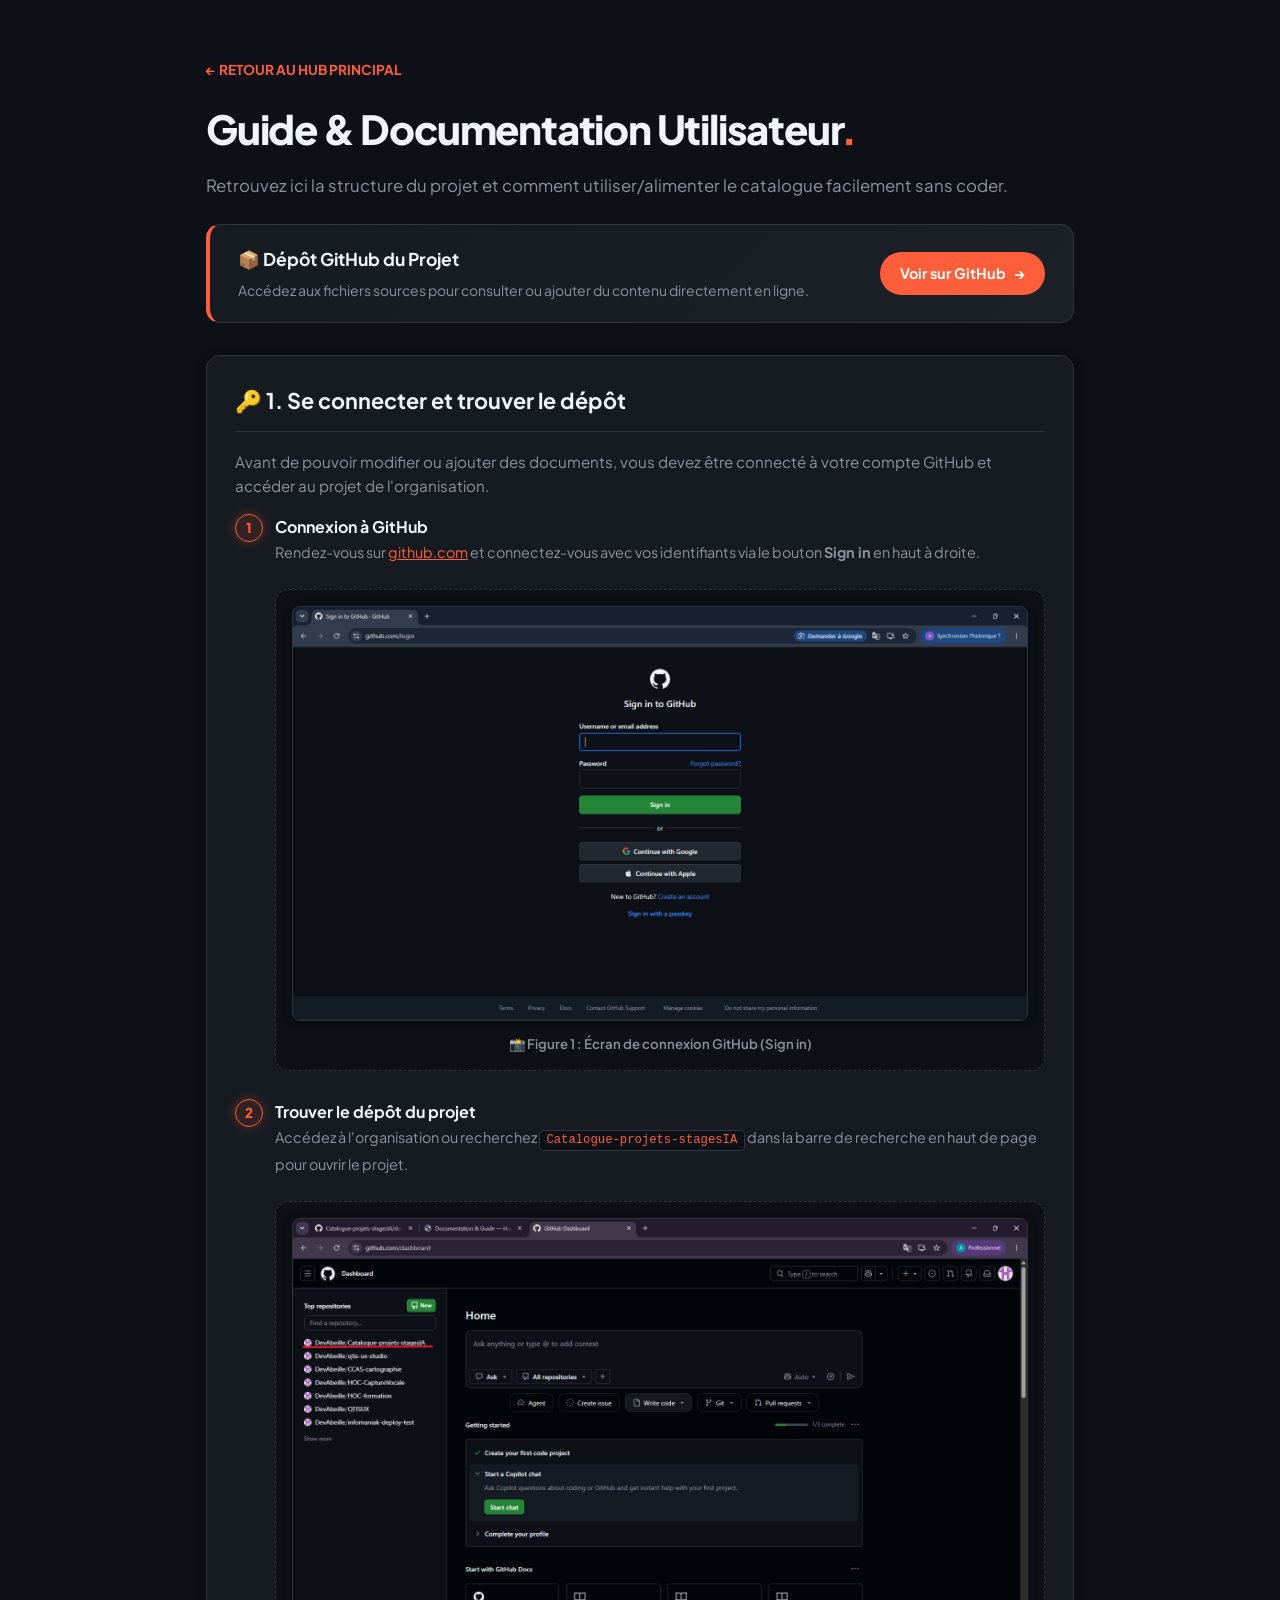
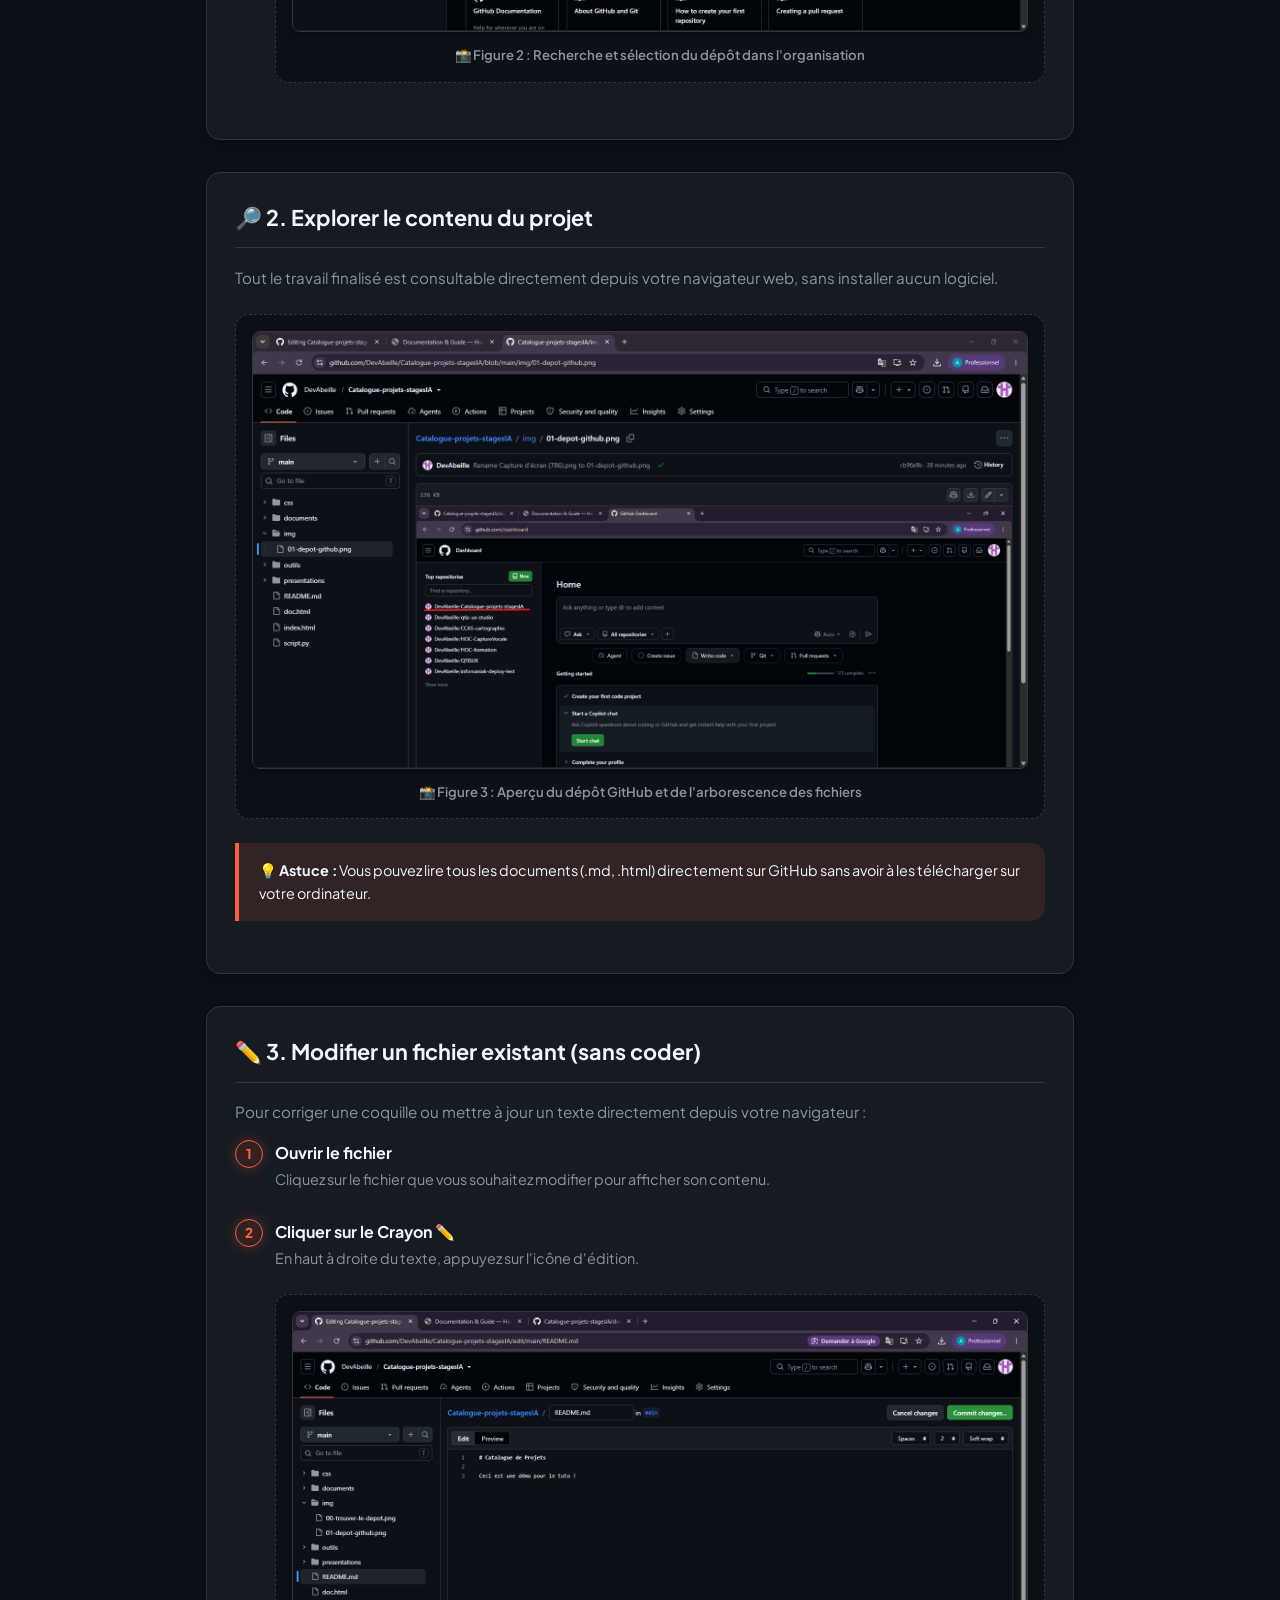
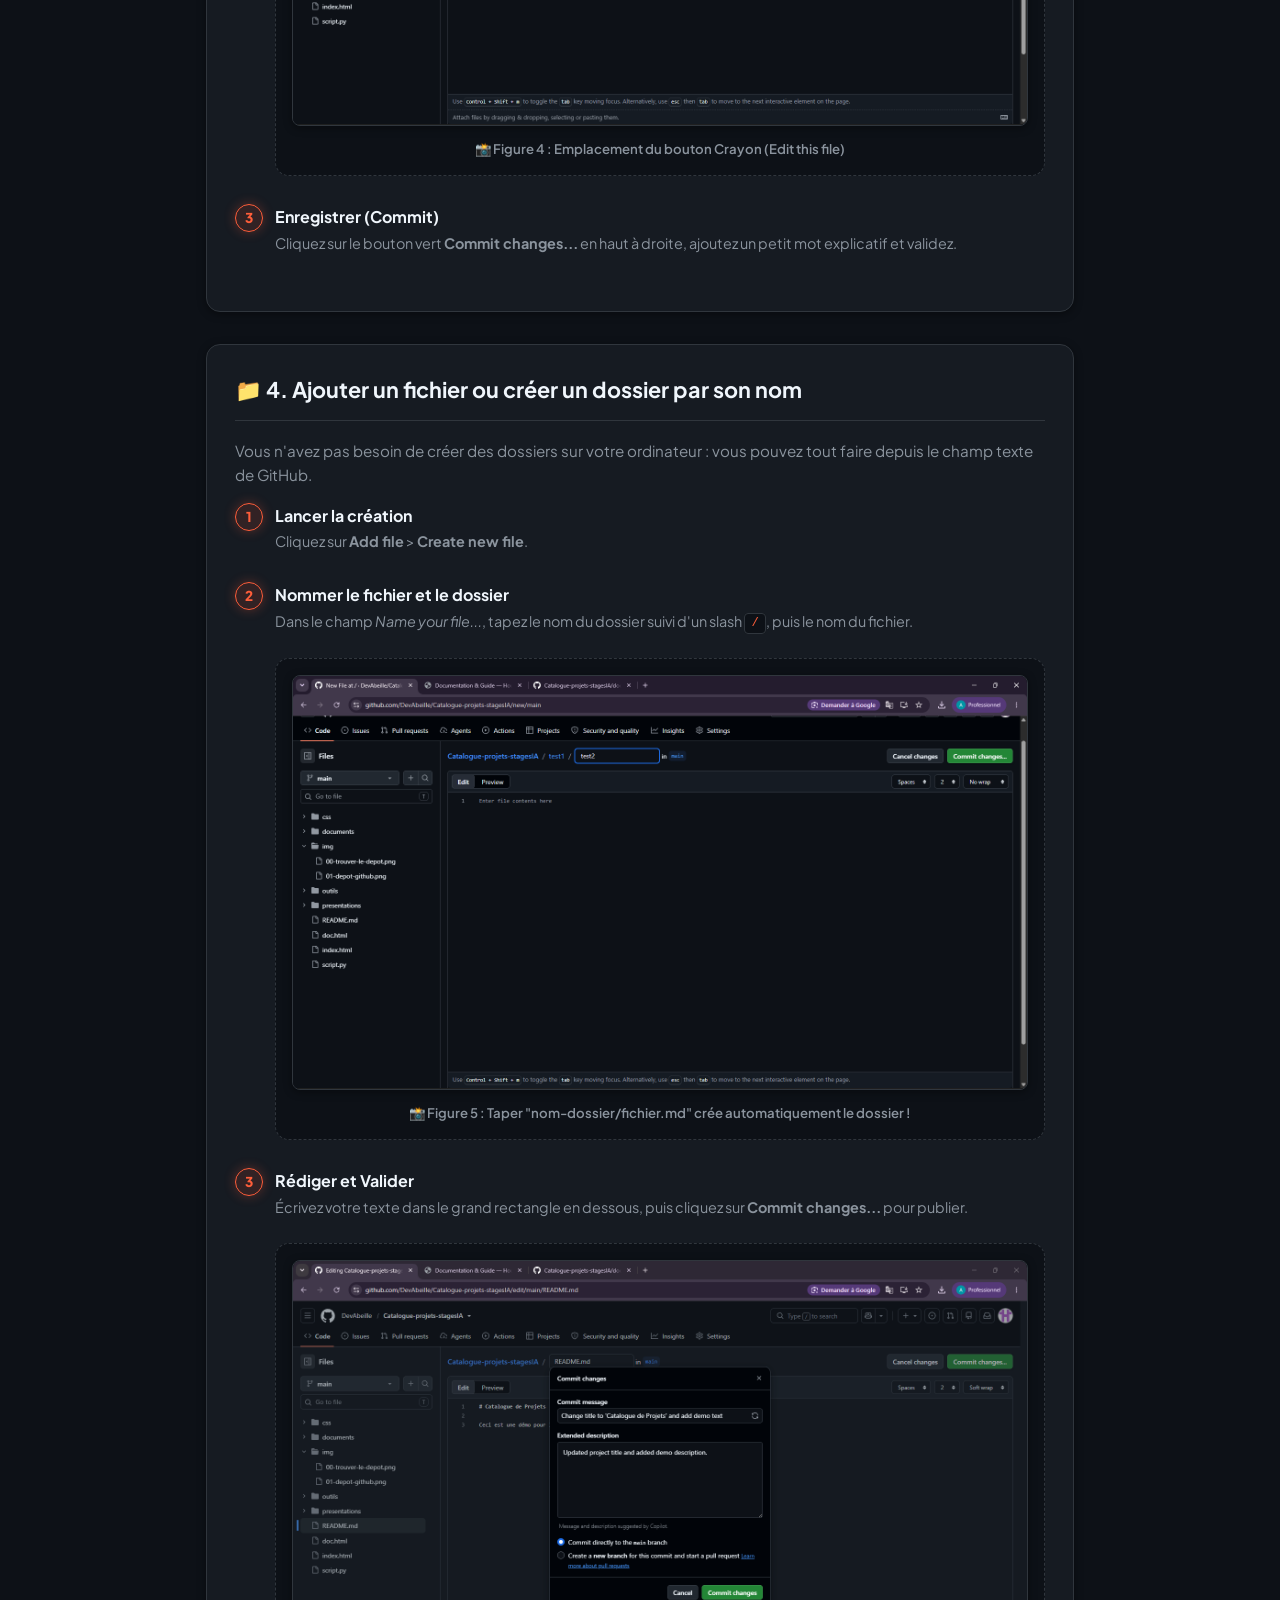
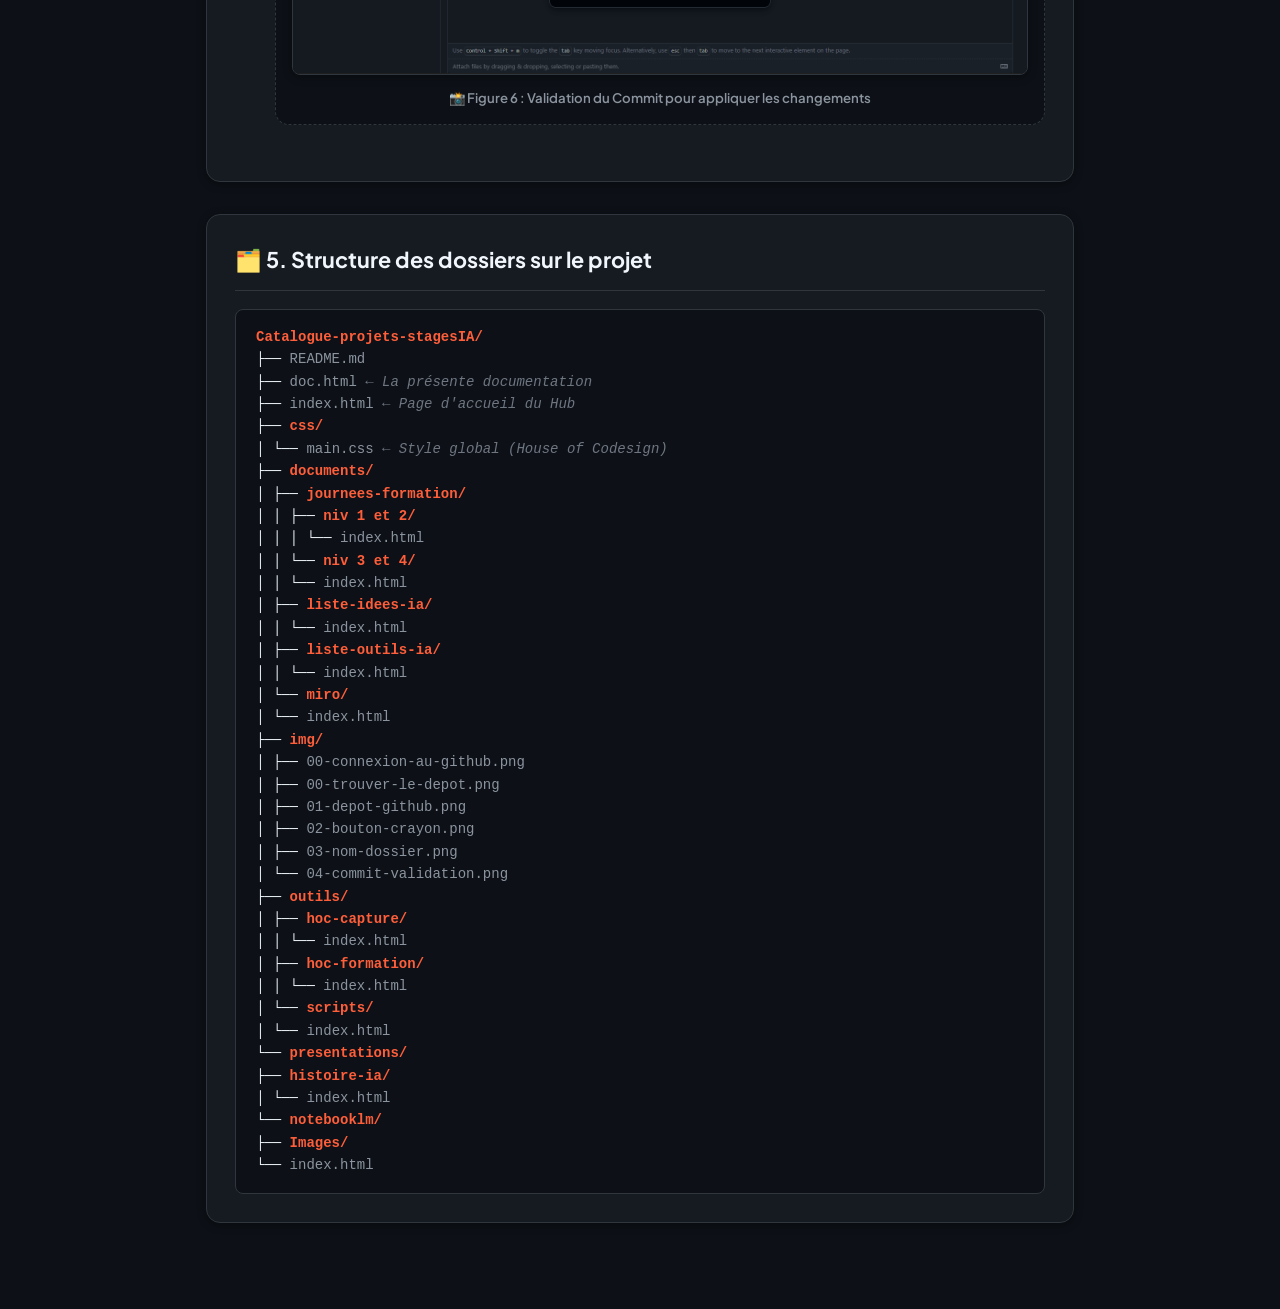
<file: doc.html>
<!DOCTYPE html>
<html lang="fr">
<head>
    <meta charset="UTF-8">
    <meta name="viewport" content="width=device-width, initial-scale=1.0">
    <title>Documentation & Guide — House of Codesign</title>
    
    <!-- Import du CSS centralisé HOC -->
    <link rel="stylesheet" href="css/main.css">
    
    <style>
        .doc-container {
            max-width: 900px;
            margin: 0 auto;
            padding: 2rem 1rem;
        }

        .doc-section {
            background: var(--card-bg);
            border: 1px solid var(--border-color);
            border-radius: var(--radius-lg);
            padding: 1.75rem;
            margin-bottom: 2rem;
            box-shadow: var(--shadow-sm);
        }

        .doc-section h2 {
            margin-top: 0;
            color: var(--text-primary);
            font-size: 1.35rem;
            display: flex;
            align-items: center;
            gap: 0.5rem;
            border-bottom: 1px solid var(--border-color);
            padding-bottom: 0.75rem;
        }

        /* --- STYLES DES FIGURES & IMAGES --- */
        .doc-figure {
            margin: 1.5rem 0;
            border: 1px dashed var(--border-color);
            background: var(--bg-color);
            border-radius: var(--radius-lg);
            padding: 1rem;
            text-align: center;
        }

        .doc-figure img {
            max-width: 100%;
            height: auto;
            border-radius: 8px;
            border: 1px solid var(--border-color);
            box-shadow: var(--shadow-sm);
            display: block;
            margin: 0 auto 0.75rem auto;
        }

        .doc-figure figcaption {
            font-size: 0.825rem;
            color: var(--text-secondary);
            font-weight: 600;
            display: flex;
            align-items: center;
            justify-content: center;
            gap: 0.4rem;
        }

        /* --- AUTRES COMPOSANTS --- */
        .file-tree {
            background: var(--bg-color);
            border: 1px solid var(--border-color);
            border-radius: 8px;
            padding: 1rem 1.25rem;
            font-family: 'Courier New', Courier, monospace;
            font-size: 0.875rem;
            color: var(--text-primary);
            line-height: 1.6;
            overflow-x: auto;
        }

        .file-tree .folder { color: var(--primary); font-weight: bold; }
        .file-tree .file { color: var(--text-secondary); }
        .file-tree .comment { color: var(--text-muted); font-style: italic; }

        .steps-list {
            list-style: none;
            padding: 0;
            margin: 0;
        }

        .steps-list li {
            position: relative;
            padding-left: 2.5rem;
            margin-bottom: 1.75rem;
        }

        .step-number {
            position: absolute;
            left: 0;
            top: 0;
            width: 1.75rem;
            height: 1.75rem;
            background: var(--primary-light);
            color: var(--primary);
            border: 1px solid var(--primary);
            border-radius: 50%;
            display: flex;
            align-items: center;
            justify-content: center;
            font-weight: 800;
            font-size: 0.85rem;
        }

        .code-inline {
            background: var(--bg-color);
            border: 1px solid var(--border-color);
            padding: 0.15rem 0.4rem;
            border-radius: 4px;
            font-family: monospace;
            font-size: 0.85em;
            color: var(--primary);
        }

        .callout-info {
            background: var(--primary-light);
            border-left: 4px solid var(--primary);
            padding: 1rem 1.25rem;
            border-radius: 0 var(--radius-lg) var(--radius-lg) 0;
            margin: 1.5rem 0;
            font-size: 0.9rem;
            color: var(--text-primary);
        }

        .github-banner {
            display: flex;
            align-items: center;
            justify-content: space-between;
            background: linear-gradient(135deg, var(--card-bg) 0%, var(--card-bg-hover) 100%);
            border: 1px solid var(--border-color);
            border-left: 4px solid var(--primary);
            border-radius: var(--radius-lg);
            padding: 1.25rem 1.75rem;
            margin-bottom: 2rem;
            flex-wrap: wrap;
            gap: 1rem;
        }

        .btn-github {
            display: inline-flex;
            align-items: center;
            gap: 0.5rem;
            background: var(--primary);
            color: #ffffff;
            padding: 0.6rem 1.25rem;
            border-radius: var(--radius-pill);
            text-decoration: none;
            font-weight: 700;
            font-size: 0.9rem;
            transition: var(--transition);
        }

        .btn-github:hover {
            background: var(--primary-hover);
            transform: translateY(-2px);
        }

        .btn-back {
            display: inline-flex;
            align-items: center;
            gap: 0.35rem;
            color: var(--primary);
            text-decoration: none;
            font-weight: 700;
            font-size: 0.85rem;
            margin-bottom: 1rem;
        }
    </style>

    <!-- Auto-Theme Script -->
    <script>
        (function() {
            const savedTheme = localStorage.getItem('theme');
            if (savedTheme === 'light') {
                document.documentElement.classList.add('light-theme');
            } else {
                document.documentElement.classList.remove('light-theme');
            }
        })();
    </script>
</head>
<body>

    <div class="doc-container">
        
        <a href="index.html" class="btn-back">&larr; RETOUR AU HUB PRINCIPAL</a>

        <div class="header" style="text-align: left; margin-bottom: 1.5rem;">
            <h1>Guide & Documentation Utilisateur</h1>
            <p>Retrouvez ici la structure du projet et comment utiliser/alimenter le catalogue facilement sans coder.</p>
        </div>

        <!-- BANNIÈRE GITHUB -->
        <div class="github-banner">
            <div>
                <strong style="font-size: 1.1rem; color: var(--text-primary); display: block; margin-bottom: 0.25rem;">
                    📦 Dépôt GitHub du Projet
                </strong>
                <span style="font-size: 0.875rem; color: var(--text-secondary);">
                    Accédez aux fichiers sources pour consulter ou ajouter du contenu directement en ligne.
                </span>
            </div>
            <a href="https://github.com/devabeille/Catalogue-projets-stagesIA" target="_blank" rel="noopener" class="btn-github">
                <span>Voir sur GitHub</span> &rarr;
            </a>
        </div>

        <!-- SECTION 0 : CONNEXION & RECHERCHE DU DÉPÔT -->
        <div class="doc-section">
            <h2>🔑 1. Se connecter et trouver le dépôt</h2>
            <p style="color: var(--text-secondary); font-size: 0.95rem;">
                Avant de pouvoir modifier ou ajouter des documents, vous devez être connecté à votre compte GitHub et accéder au projet de l'organisation.
            </p>

            <ul class="steps-list">
                <li>
                    <span class="step-number">1</span>
                    <strong style="color: var(--text-primary);">Connexion à GitHub</strong><br>
                    <span style="color: var(--text-secondary); font-size: 0.9rem;">
                        Rendez-vous sur <a href="https://github.com" target="_blank" style="color: var(--primary);">github.com</a> et connectez-vous avec vos identifiants via le bouton <strong>Sign in</strong> en haut à droite.
                    </span>

                    <figure class="doc-figure">
                        <!-- IMAGE 00-a -->
                        <img src="img/00-connexion-au-github.png" alt="Page de connexion à GitHub">
                        <figcaption>📸 Figure 1 : Écran de connexion GitHub (Sign in)</figcaption>
                    </figure>
                </li>

                <li>
                    <span class="step-number">2</span>
                    <strong style="color: var(--text-primary);">Trouver le dépôt du projet</strong><br>
                    <span style="color: var(--text-secondary); font-size: 0.9rem;">
                        Accédez à l'organisation ou recherchez <span class="code-inline">Catalogue-projets-stagesIA</span> dans la barre de recherche en haut de page pour ouvrir le projet.
                    </span>

                    <figure class="doc-figure">
                        <!-- IMAGE 00-b -->
                        <img src="img/00-trouver-le-depot.png" alt="Recherche et accès au dépôt sur GitHub">
                        <figcaption>📸 Figure 2 : Recherche et sélection du dépôt dans l'organisation</figcaption>
                    </figure>
                </li>
            </ul>
        </div>

        <!-- SECTION 1 : RETROUVER LE TRAVAIL -->
        <div class="doc-section">
            <h2>🔎 2. Explorer le contenu du projet</h2>
            <p style="color: var(--text-secondary); font-size: 0.95rem;">
                Tout le travail finalisé est consultable directement depuis votre navigateur web, sans installer aucun logiciel.
            </p>

            <figure class="doc-figure">
                <img src="img/01-depot-github.png" alt="Interface du dépôt GitHub devabeille">
                <figcaption>📸 Figure 3 : Aperçu du dépôt GitHub et de l'arborescence des fichiers</figcaption>
            </figure>

            <div class="callout-info">
                💡 <strong>Astuce :</strong> Vous pouvez lire tous les documents (.md, .html) directement sur GitHub sans avoir à les télécharger sur votre ordinateur.
            </div>
        </div>

        <!-- SECTION 2 : MODIFIER UN FICHIER -->
        <div class="doc-section">
            <h2>✏️ 3. Modifier un fichier existant (sans coder)</h2>
            <p style="color: var(--text-secondary); font-size: 0.95rem;">
                Pour corriger une coquille ou mettre à jour un texte directement depuis votre navigateur :
            </p>

            <ul class="steps-list">
                <li>
                    <span class="step-number">1</span>
                    <strong style="color: var(--text-primary);">Ouvrir le fichier</strong><br>
                    <span style="color: var(--text-secondary); font-size: 0.9rem;">
                        Cliquez sur le fichier que vous souhaitez modifier pour afficher son contenu.
                    </span>
                </li>

                <li>
                    <span class="step-number">2</span>
                    <strong style="color: var(--text-primary);">Cliquer sur le Crayon ✏️</strong><br>
                    <span style="color: var(--text-secondary); font-size: 0.9rem;">
                        En haut à droite du texte, appuyez sur l'icône d'édition.
                    </span>

                    <figure class="doc-figure">
                        <img src="img/02-bouton-crayon.png" alt="Bouton Crayon pour éditer sur GitHub">
                        <figcaption>📸 Figure 4 : Emplacement du bouton Crayon (Edit this file)</figcaption>
                    </figure>
                </li>

                <li>
                    <span class="step-number">3</span>
                    <strong style="color: var(--text-primary);">Enregistrer (Commit)</strong><br>
                    <span style="color: var(--text-secondary); font-size: 0.9rem;">
                        Cliquez sur le bouton vert <strong>Commit changes...</strong> en haut à droite, ajoutez un petit mot explicatif et validez.
                    </span>
                </li>
            </ul>
        </div>

        <!-- SECTION 3 : CRÉER FICHIER ET DOSSIER -->
        <div class="doc-section">
            <h2>📁 4. Ajouter un fichier ou créer un dossier par son nom</h2>
            <p style="color: var(--text-secondary); font-size: 0.95rem;">
                Vous n'avez pas besoin de créer des dossiers sur votre ordinateur : vous pouvez tout faire depuis le champ texte de GitHub.
            </p>

            <ul class="steps-list">
                <li>
                    <span class="step-number">1</span>
                    <strong style="color: var(--text-primary);">Lancer la création</strong><br>
                    <span style="color: var(--text-secondary); font-size: 0.9rem;">
                        Cliquez sur <strong>Add file</strong> &gt; <strong>Create new file</strong>.
                    </span>
                </li>

                <li>
                    <span class="step-number">2</span>
                    <strong style="color: var(--text-primary);">Nommer le fichier et le dossier</strong><br>
                    <span style="color: var(--text-secondary); font-size: 0.9rem;">
                        Dans le champ <i>Name your file...</i>, tapez le nom du dossier suivi d'un slash <span class="code-inline">/</span>, puis le nom du fichier.
                    </span>

                    <figure class="doc-figure">
                        <img src="img/03-nom-dossier.png" alt="Saisie de nom avec slash pour créer un dossier">
                        <figcaption>📸 Figure 5 : Taper "nom-dossier/fichier.md" crée automatiquement le dossier !</figcaption>
                    </figure>
                </li>

                <li>
                    <span class="step-number">3</span>
                    <strong style="color: var(--text-primary);">Rédiger et Valider</strong><br>
                    <span style="color: var(--text-secondary); font-size: 0.9rem;">
                        Écrivez votre texte dans le grand rectangle en dessous, puis cliquez sur <strong>Commit changes...</strong> pour publier.
                    </span>

                    <figure class="doc-figure">
                        <img src="img/04-commit-validation.png" alt="Fenêtre de confirmation de commit">
                        <figcaption>📸 Figure 6 : Validation du Commit pour appliquer les changements</figcaption>
                    </figure>
                </li>
            </ul>
        </div>

        <!-- ARBORESCENCE TECHNIQUE -->
        <div class="doc-section">
            <h2>🗂️ 5. Structure des dossiers sur le projet</h2>
            <div class="file-tree">
                <span class="folder">Catalogue-projets-stagesIA/</span><br>
                ├── <span class="file">README.md</span><br>
                ├── <span class="file">doc.html</span> <span class="comment">← La présente documentation</span><br>
                ├── <span class="file">index.html</span> <span class="comment">← Page d'accueil du Hub</span><br>
                ├── <span class="folder">css/</span><br>
                │   └── <span class="file">main.css</span> <span class="comment">← Style global (House of Codesign)</span><br>
                ├── <span class="folder">documents/</span><br>
                │   ├── <span class="folder">journees-formation/</span><br>
                │   │   ├── <span class="folder">niv 1 et 2/</span><br>
                │   │   │   └── <span class="file">index.html</span><br>
                │   │   └── <span class="folder">niv 3 et 4/</span><br>
                │   │       └── <span class="file">index.html</span><br>
                │   ├── <span class="folder">liste-idees-ia/</span><br>
                │   │   └── <span class="file">index.html</span><br>
                │   ├── <span class="folder">liste-outils-ia/</span><br>
                │   │   └── <span class="file">index.html</span><br>
                │   └── <span class="folder">miro/</span><br>
                │       └── <span class="file">index.html</span><br>
                ├── <span class="folder">img/</span><br>
                │   ├── <span class="file">00-connexion-au-github.png</span><br>
                │   ├── <span class="file">00-trouver-le-depot.png</span><br>
                │   ├── <span class="file">01-depot-github.png</span><br>
                │   ├── <span class="file">02-bouton-crayon.png</span><br>
                │   ├── <span class="file">03-nom-dossier.png</span><br>
                │   └── <span class="file">04-commit-validation.png</span><br>
                ├── <span class="folder">outils/</span><br>
                │   ├── <span class="folder">hoc-capture/</span><br>
                │   │   └── <span class="file">index.html</span><br>
                │   ├── <span class="folder">hoc-formation/</span><br>
                │   │   └── <span class="file">index.html</span><br>
                │   └── <span class="folder">scripts/</span><br>
                │       └── <span class="file">index.html</span><br>
                └── <span class="folder">presentations/</span><br>
                    ├── <span class="folder">histoire-ia/</span><br>
                    │   └── <span class="file">index.html</span><br>
                    └── <span class="folder">notebooklm/</span><br>
                        ├── <span class="folder">Images/</span><br>
                        └── <span class="file">index.html</span>
            </div>
        </div>

    </div>

</body>
</html>
</file>
<file: css/main.css>
/* ==========================================================================
   CHARTE GRAPHIQUE — HOUSE OF CODESIGN (HOC) & THÈMES
   ========================================================================== */

@import url('https://fonts.googleapis.com/css2?family=Plus+Jakarta+Sans:wght@400;500;600;700;800&display=swap');

:root {
  /* Couleurs de marque HOC */
  --primary: #ff5e3a;         /* Orange Vif / Accent HOC */
  --primary-hover: #ff785a;   /* Orange légèrement plus lumineux */
  --primary-light: rgba(255, 94, 58, 0.12); /* Halo orange translucide */

  /* ==========================================================================
     THÈME SOMBRE (PAR DÉFAUT)
     ========================================================================== */
  --bg-color: #0d1117;        /* Fond sombre signature */
  --card-bg: #161b22;         /* Cartes anthracite */
  --card-bg-hover: #1c2128;   /* Survol carte */
  --border-color: #30363d;     /* Bordures fines sombres */

  --text-primary: #f0f6fc;    /* Blanc/Gris clair pour les titres */
  --text-secondary: #8b949e;  /* Textes explicatifs */
  --text-muted: #6e7681;      /* Textes secondaires */

  /* --- BADGES (THÈME SOMBRE) --- */
  /* Cyan / Outils */
  --badge-outils-color: #38bdf8;
  --badge-outils-bg: rgba(56, 189, 248, 0.12);
  --badge-outils-border: rgba(56, 189, 248, 0.25);
  
  /* Violet / Présentations */
  --badge-pres-color: #c084fc;
  --badge-pres-bg: rgba(192, 132, 252, 0.12);
  --badge-pres-border: rgba(192, 132, 252, 0.25);
  
  /* Vert / Documents */
  --badge-docs-color: #4ade80;
  --badge-docs-bg: rgba(74, 222, 128, 0.12);
  --badge-docs-border: rgba(74, 222, 128, 0.25);

  /* Jaune / Pause */
  --badge-pause-color: #fde047;
  --badge-pause-bg: rgba(253, 224, 71, 0.12);
  --badge-pause-border: rgba(253, 224, 71, 0.25);

  /* Orange / Atelier & Exercices */
  --badge-atelier-color: #ff5e3a;
  --badge-atelier-bg: rgba(255, 94, 58, 0.12);
  --badge-atelier-border: rgba(255, 94, 58, 0.25);

  /* Puces Équipements : Fond NOIR sur carte sombre */
  --circle-bg: #0d1117;
  --circle-border: #30363d;
  --circle-text: #f0f6fc;

  /* Effets & Rayons */
  --radius-lg: 14px;
  --radius-pill: 9999px;
  
  --shadow-sm: 0 2px 8px rgba(0, 0, 0, 0.4);
  --shadow-hover: 0 12px 30px rgba(0, 0, 0, 0.6), 0 0 20px rgba(255, 94, 58, 0.15);
  --transition: all 0.25s cubic-bezier(0.16, 1, 0.3, 1);
}

/* ==========================================================================
   THÈME CLAIR (S'active avec la classe .light-theme sur html ou body)
   ========================================================================== */
.light-theme, :root.light-theme {
  --bg-color: #f8fafc;        /* Fond de page blanc/gris très doux */
  --card-bg: #ffffff;         /* Fond des cartes blanc pur */
  --card-bg-hover: #f1f5f9;   /* Survol carte clair */
  --border-color: #e2e8f0;     /* Bordures légères */

  --text-primary: #0f172a;    /* Texte sombre */
  --text-secondary: #475569;  /* Texte secondaire */
  --text-muted: #64748b;      /* Textes discrets */

  /* Puces Équipements : Fond BLANC sur carte claire */
  --circle-bg: #ffffff;
  --circle-border: #cbd5e1;
  --circle-text: #0f172a;

  /* --- BADGES (THÈME CLAIR — Teintes renforcées pour un super contraste) --- */
  /* Cyan / Outils */
  --badge-outils-color: #0284c7;
  --badge-outils-bg: rgba(56, 189, 248, 0.18);
  --badge-outils-border: rgba(56, 189, 248, 0.35);

  /* Violet / Présentations */
  --badge-pres-color: #7e22ce;
  --badge-pres-bg: rgba(192, 132, 252, 0.18);
  --badge-pres-border: rgba(192, 132, 252, 0.35);

  /* Vert / Documents */
  --badge-docs-color: #15803d;
  --badge-docs-bg: rgba(74, 222, 128, 0.18);
  --badge-docs-border: rgba(74, 222, 128, 0.35);

  /* Jaune / Pause (Ambré) */
  --badge-pause-color: #a16207;
  --badge-pause-bg: rgba(234, 179, 8, 0.18);
  --badge-pause-border: rgba(234, 179, 8, 0.35);

  /* Orange / Atelier & Exercices (Corail foncé) */
  --badge-atelier-color: #c2410c;
  --badge-atelier-bg: rgba(255, 94, 58, 0.18);
  --badge-atelier-border: rgba(255, 94, 58, 0.35);

  --shadow-sm: 0 1px 3px rgba(0, 0, 0, 0.05), 0 1px 2px rgba(0, 0, 0, 0.1);
  --shadow-hover: 0 10px 25px -5px rgba(0, 0, 0, 0.08), 0 8px 10px -6px rgba(0, 0, 0, 0.04);
}

/* Réinitialisation de base */
*, *::before, *::after {
  box-sizing: border-box;
}

body {
  font-family: 'Plus Jakarta Sans', -apple-system, BlinkMacSystemFont, "Segoe UI", Roboto, sans-serif;
  background-color: var(--bg-color);
  color: var(--text-primary);
  margin: 0;
  padding: 1.5rem;
  line-height: 1.6;
  -webkit-font-smoothing: antialiased;
  transition: background-color 0.3s ease, color 0.3s ease;
}

.container {
  max-width: 1040px;
  margin: 0 auto;
}

/* ==========================================================================
   Header / En-tête Global
   ========================================================================== */
header, .header {
  margin-bottom: 2.5rem;
  text-align: center;
}

header h1, .header h1 {
  font-size: 2.5rem;
  font-weight: 800;
  margin: 0 0 0.75rem 0;
  color: var(--text-primary);
  letter-spacing: -0.03em;
}

header h1::after, .header h1::after {
  content: '.';
  color: var(--primary);
}

header p, .header p {
  color: var(--text-secondary);
  font-size: 1.05rem;
  margin: 0 0 1.5rem 0;
}

/* Barre d'onglets (Tabs & View Switcher) */
.tabs, .view-switcher {
  display: inline-flex;
  background: var(--card-bg);
  padding: 0.35rem;
  border-radius: var(--radius-pill);
  border: 1px solid var(--border-color);
  gap: 0.3rem;
  justify-content: center;
  transition: var(--transition);
}

.tab-btn, .switch-btn {
  border: none;
  background: transparent;
  padding: 0.6rem 1.4rem;
  font-family: inherit;
  font-size: 0.9rem;
  font-weight: 600;
  color: var(--text-secondary);
  border-radius: var(--radius-pill);
  cursor: pointer;
  transition: var(--transition);
}

.tab-btn:hover, .switch-btn:hover {
  color: var(--text-primary);
}

.tab-btn.active, .switch-btn.active {
  background: var(--primary);
  color: #ffffff;
  box-shadow: 0 2px 10px rgba(255, 94, 58, 0.3);
}

/* ==========================================================================
   HEADER DASHBOARD & LÉGENDE
   ========================================================================== */
.dashboard-header {
  display: flex;
  justify-content: space-between;
  align-items: center;
  margin-bottom: 1rem;
  padding-bottom: 0.75rem;
  border-bottom: 1px solid var(--border-color);
  flex-shrink: 0;
}

.dashboard-header h1 {
  font-size: 1.5rem;
  font-weight: 800;
  color: var(--text-primary);
  letter-spacing: -0.02em;
  margin: 0;
}

.dashboard-header h1::after {
  content: '.';
  color: var(--primary);
}

.current-time {
  font-size: 1.1rem;
  font-weight: 700;
  color: var(--text-primary);
  background: var(--card-bg);
  padding: 0.35rem 1rem;
  border-radius: var(--radius-pill);
  border: 1px solid var(--border-color);
  font-variant-numeric: tabular-nums;
}

.legend {
  display: flex;
  gap: 1.25rem;
  font-size: 0.8rem;
  font-weight: 600;
  flex-wrap: wrap;
}

.legend-item {
  display: flex;
  align-items: center;
  gap: 0.5rem;
  color: var(--text-secondary);
}

.legend-badge {
  width: 10px;
  height: 10px;
  border-radius: 3px;
}

.mobile-quick-nav {
  display: none;
  gap: 0.5rem;
  margin-top: 0.75rem;
}

.quick-nav-btn {
  display: inline-flex;
  align-items: center;
  gap: 0.35rem;
  padding: 0.35rem 0.75rem;
  border-radius: var(--radius-pill);
  background: var(--card-bg);
  border: 1px solid var(--border-color);
  color: var(--text-primary);
  font-size: 0.8rem;
  font-weight: 700;
  text-decoration: none;
  transition: var(--transition);
}

.quick-nav-btn:hover {
  border-color: var(--primary);
  color: var(--primary);
}

/* ==========================================================================
   Grille & Cartes Globales
   ========================================================================== */
.grid {
  display: grid;
  grid-template-columns: repeat(auto-fill, minmax(300px, 1fr));
  gap: 1.5rem;
}

.card {
  background: var(--card-bg);
  border: 1px solid var(--border-color);
  border-radius: var(--radius-lg);
  padding: 1.5rem;
  text-decoration: none;
  color: inherit;
  box-shadow: var(--shadow-sm);
  display: flex;
  flex-direction: column;
  justify-content: space-between;
  transition: var(--transition);
  position: relative;
  overflow: hidden;
}

.card:hover {
  transform: translateY(-4px);
  background-color: var(--card-bg-hover);
  box-shadow: var(--shadow-hover);
  border-color: rgba(255, 94, 58, 0.4);
}

.card-header {
  display: flex;
  align-items: center;
  justify-content: space-between;
  margin-bottom: 1rem;
}

.card-body h3, .card h3 {
  margin: 0 0 0.5rem 0;
  font-size: 1.15rem;
  font-weight: 700;
  color: var(--text-primary);
  transition: var(--transition);
}

.card:hover .card-body h3, .card:hover h3 {
  color: var(--primary);
}

.card-body p, .card p {
  margin: 0;
  font-size: 0.9rem;
  color: var(--text-secondary);
  line-height: 1.55;
}

.card-footer {
  margin-top: 1.5rem;
  padding-top: 0.85rem;
  border-top: 1px solid var(--border-color);
  display: flex;
  align-items: center;
  justify-content: space-between;
  font-size: 0.825rem;
  color: var(--text-muted);
  font-weight: 500;
}

.card-link-text {
  font-weight: 700;
  color: var(--primary);
  display: flex;
  align-items: center;
  gap: 0.25rem;
  transition: var(--transition);
}

.card:hover .card-link-text {
  transform: translateX(4px);
  color: var(--primary-hover);
}

/* ==========================================================================
   DISPOSITION LIGNES DU DASHBOARD (ROW-ITEM)
   ========================================================================== */
.row-item {
  display: flex;
  align-items: center;
  background: var(--card-bg);
  border: 1px solid var(--border-color);
  border-radius: var(--radius-lg);
  padding: 0.75rem 1rem;
  transition: var(--transition);
  position: relative;
  flex-shrink: 0;
}

.row-item:hover {
  transform: translateX(4px);
  background-color: var(--card-bg-hover);
  border-color: rgba(255, 94, 58, 0.3);
}

.time-col {
  width: 110px;
  font-weight: 700;
  font-size: 0.875rem;
  color: var(--text-primary);
  flex-shrink: 0;
}

.duration-col {
  width: 60px;
  font-size: 0.775rem;
  color: var(--text-muted);
  flex-shrink: 0;
  font-weight: 500;
}

.title-col {
  flex-grow: 1;
  padding-right: 1rem;
}

.main-title {
  font-weight: 700;
  font-size: 0.95rem;
  color: var(--text-primary);
  margin-bottom: 0.15rem;
}

.subtitle {
  font-size: 0.775rem;
  color: var(--text-secondary);
}

.type-col {
  width: 120px;
  flex-shrink: 0;
  text-align: center;
}

.action-col {
  width: 100px;
  text-align: right;
  flex-shrink: 0;
}

.column-title {
  font-size: 1.05rem;
  font-weight: 800;
  color: var(--text-primary);
  margin-bottom: 0.75rem;
  padding-left: 0.25rem;
  letter-spacing: 0.05em;
  text-transform: uppercase;
  flex-shrink: 0;
  scroll-margin-top: 1rem;
}

/* Custom Scrollbar */
.dashboard-container::-webkit-scrollbar {
  width: 6px;
}
.dashboard-container::-webkit-scrollbar-track {
  background: transparent;
}
.dashboard-container::-webkit-scrollbar-thumb {
  background: var(--border-color);
  border-radius: 9999px;
}
.dashboard-container::-webkit-scrollbar-thumb:hover {
  background: var(--primary);
}

/* ==========================================================================
   BADGES & BOUTONS
   ========================================================================== */
.badge, .badge-dash {
  font-size: 0.725rem;
  font-weight: 800;
  padding: 0.3rem 0.75rem;
  border-radius: var(--radius-pill);
  text-transform: uppercase;
  letter-spacing: 0.05em;
  display: inline-block;
  transition: var(--transition);
}

.badge-dash {
  font-size: 0.675rem;
  padding: 0.25rem 0.6rem;
  width: 100px;
  text-align: center;
}

.btn-dash {
  display: inline-flex;
  align-items: center;
  justify-content: center;
  gap: 0.35rem;
  padding: 0.4rem 0.75rem;
  border-radius: 8px;
  font-size: 0.8rem;
  font-weight: 700;
  cursor: pointer;
  transition: var(--transition);
  border: none;
  text-decoration: none;
  width: 100%;
}

/* Outils (Cyan) */
.badge-outils {
  color: var(--badge-outils-color);
  background: var(--badge-outils-bg);
  border: 1px solid var(--badge-outils-border);
}

/* Documents (Vert) */
.badge-documents {
  color: var(--badge-docs-color);
  background: var(--badge-docs-bg);
  border: 1px solid var(--badge-docs-border);
}

/* Présentations (Violet) */
.presentation {
  border-left: 3px solid var(--badge-pres-color);
}
.badge-presentations,
.presentation .badge-dash,
.presentation .btn-dash {
  color: var(--badge-pres-color);
  background: var(--badge-pres-bg);
  border: 1px solid var(--badge-pres-border);
}
.presentation .btn-dash:hover {
  background: var(--badge-pres-color);
  color: #ffffff;
}

/* Pause (Jaune) */
.pause {
  border-left: 3px solid var(--badge-pause-color);
}
.badge-pause,
.badge-yellow,
.pause .badge-dash,
.pause .btn-dash {
  color: var(--badge-pause-color);
  background: var(--badge-pause-bg);
  border: 1px solid var(--badge-pause-border);
}
.pause .btn-dash:hover {
  background: var(--badge-pause-color);
  color: #ffffff;
}

/* Atelier / Exercice (Orange) */
.atelier {
  border-left: 3px solid var(--badge-atelier-color);
}
.badge-atelier,
.badge-orange,
.atelier .badge-dash,
.atelier .btn-dash {
  color: var(--badge-atelier-color);
  background: var(--badge-atelier-bg);
  border: 1px solid var(--badge-atelier-border);
}
.atelier .btn-dash:hover {
  background: var(--badge-atelier-color);
  color: #ffffff;
}

/* ==========================================================================
   Indicateurs de Périphériques (Disques Dynamiques)
   ========================================================================== */
.device-indicators {
  display: flex;
  align-items: center;
  gap: 0.35rem;
}

.status-circle {
  display: inline-flex;
  align-items: center;
  justify-content: center;
  width: 28px;
  height: 28px;
  border-radius: 50%;
  font-size: 0.85rem;
  line-height: 1;
  flex-shrink: 0;
  background-color: var(--circle-bg);
  border: 1px solid var(--circle-border);
  color: var(--circle-text);
  box-shadow: 0 2px 4px rgba(0, 0, 0, 0.15);
  transition: var(--transition);
}

.card:hover .status-circle {
  transform: scale(1.05);
}

/* ==========================================================================
   MODALE POP-UP (DASHBOARD)
   ========================================================================== */
.modal-overlay {
  position: fixed;
  top: 0;
  left: 0;
  width: 100%;
  height: 100%;
  background: rgba(13, 17, 23, 0.85);
  backdrop-filter: blur(6px);
  display: none;
  justify-content: center;
  align-items: center;
  z-index: 1000;
}

.modal-box {
  background: var(--card-bg);
  border: 1px solid var(--border-color);
  border-radius: var(--radius-lg);
  padding: 1.75rem;
  width: 90%;
  max-width: 500px;
  box-shadow: var(--shadow-hover);
  position: relative;
  animation: modalScale 0.2s cubic-bezier(0.16, 1, 0.3, 1);
}

@keyframes modalScale {
  from { transform: scale(0.95); opacity: 0; }
  to { transform: scale(1); opacity: 1; }
}

.modal-title {
  font-size: 1.25rem;
  margin-bottom: 1rem;
  font-weight: 800;
  color: var(--text-primary);
  display: flex;
  align-items: center;
  gap: 0.5rem;
}

.modal-body {
  font-size: 0.95rem;
  line-height: 1.6;
  color: var(--text-secondary);
  margin-bottom: 1.5rem;
}

.modal-close {
  background: var(--primary);
  color: white;
  border: none;
  padding: 0.5rem 1.25rem;
  border-radius: 8px;
  font-weight: 700;
  cursor: pointer;
  float: right;
  transition: var(--transition);
}

.modal-close:hover {
  background: var(--primary-hover);
}

/* ==========================================================================
   STYLES SPÉCIFIQUES - PAGES PIPELINE & DOCUMENTATION
   ========================================================================== */
.header-nav {
  display: flex;
  justify-content: flex-start;
  align-items: center;
  margin-bottom: 2rem;
}

.back-link {
  display: inline-flex;
  align-items: center;
  gap: 0.5rem;
  color: var(--text-muted, #94a3b8);
  text-decoration: none;
  font-size: 0.85rem;
  font-weight: 700;
  letter-spacing: 0.03em;
  background-color: var(--card-bg, #161b22);
  padding: 0.52rem 1.25rem;
  border-radius: var(--radius-pill, 50px);
  border: 1px solid var(--border-color, rgba(255, 255, 255, 0.08));
  transition: var(--transition, all 0.2s ease);
}

.back-link:hover {
  background-color: var(--card-bg-hover, #1f242d);
  color: var(--text-primary, #ffffff);
  border-color: rgba(255, 255, 255, 0.2);
  transform: translateY(-2px);
}

.pipeline-step {
  background: var(--card-bg, #161b22);
  border: 1px solid var(--border-color, rgba(255, 255, 255, 0.08));
  border-radius: var(--radius-lg, 16px);
  padding: 1.75rem;
  margin-bottom: 1.5rem;
  box-shadow: var(--shadow-sm, 0 4px 6px -1px rgba(0, 0, 0, 0.3));
  transition: var(--transition, all 0.2s ease);
}

.pipeline-step:hover {
  border-color: rgba(255, 94, 58, 0.3);
}

.pipeline-intro {
  background: rgba(255, 94, 58, 0.05);
  border: 1px solid rgba(255, 94, 58, 0.2);
  border-left: 4px solid var(--primary, #FF5E3A);
}

.pipeline-intro h2 {
  color: var(--primary, #FF5E3A);
  font-size: 1.2rem;
  margin-top: 0;
  margin-bottom: 0.75rem;
  font-weight: 700;
}

.pipeline-intro p {
  color: var(--text-secondary, #cbd5e1);
  margin: 0;
  line-height: 1.6;
}

.step-header {
  display: flex;
  align-items: center;
  gap: 1rem;
  margin-bottom: 1.2rem;
}

.step-number {
  background: var(--primary, #FF5E3A);
  color: #ffffff;
  font-weight: 800;
  width: 38px;
  height: 38px;
  border-radius: 50%;
  display: flex;
  align-items: center;
  justify-content: center;
  font-size: 1.1rem;
  flex-shrink: 0;
  box-shadow: 0 0 12px rgba(255, 94, 58, 0.3);
}

.step-title {
  margin: 0;
  font-size: 1.3rem;
  font-weight: 700;
  color: var(--text-primary, #ffffff);
}

.pipeline-step p {
  color: var(--text-secondary, #cbd5e1);
  line-height: 1.6;
  margin-bottom: 1rem;
}

.pipeline-step ul {
  color: var(--text-secondary, #cbd5e1);
  padding-left: 1.2rem;
  margin-bottom: 1.5rem;
}

.pipeline-step li {
  margin-bottom: 0.5rem;
  line-height: 1.5;
}

.pipeline-step strong {
  color: var(--text-primary, #ffffff);
}

.pipeline-step code {
  background: rgba(255, 255, 255, 0.08);
  color: #38bdf8;
  padding: 0.2rem 0.4rem;
  border-radius: 4px;
  font-family: monospace;
  font-size: 0.9em;
}

.links-block {
  margin-top: 1.2rem;
  padding-top: 1.2rem;
  border-top: 1px dashed var(--border-color, rgba(255, 255, 255, 0.1));
  display: flex;
  flex-wrap: wrap;
  gap: 1rem;
}

.btn-link {
  display: inline-flex;
  align-items: center;
  gap: 0.6rem;
  padding: 0.6rem 1.2rem;
  border-radius: var(--radius-pill, 50px);
  font-size: 0.85rem;
  font-weight: 700;
  text-decoration: none;
  transition: var(--transition, all 0.2s ease);
  border: 1px solid transparent;
}

.btn-target {
  background-color: rgba(56, 189, 248, 0.1);
  color: #38bdf8;
  border-color: rgba(56, 189, 248, 0.25);
}

.btn-target:hover {
  background-color: rgba(56, 189, 248, 0.2);
  border-color: #38bdf8;
  transform: translateY(-2px);
}

/* ==========================================================================
   RESPONSIVE MOBILE
   ========================================================================== */
@media (max-width: 768px) {
  body {
    padding: 1rem;
  }

  .dashboard-header {
    flex-direction: column;
    align-items: flex-start;
    gap: 0.75rem;
  }

  .dashboard-header h1 {
    font-size: 1.25rem;
  }

  .current-time {
    align-self: flex-start;
  }

  .mobile-quick-nav {
    display: flex;
  }

  .column-aprem {
    border-top: 1px dashed var(--border-color);
    padding-top: 1.5rem;
  }

  .row-item {
    flex-wrap: wrap;
    gap: 0.5rem;
    padding: 0.85rem;
  }

  .time-col {
    width: auto;
    font-size: 0.8rem;
  }

  .duration-col {
    width: auto;
    margin-right: auto;
    font-size: 0.75rem;
  }

  .type-col {
    width: auto;
  }

  .badge-dash {
    width: auto;
    padding: 0.2rem 0.5rem;
  }

  .title-col {
    width: 100%;
    padding-right: 0;
    margin-top: 0.25rem;
    margin-bottom: 0.5rem;
  }

  .action-col {
    width: 100%;
    text-align: left;
  }

  .btn-dash {
    padding: 0.5rem;
  }

  .modal-box {
    padding: 1.25rem;
  }
}
</file>
